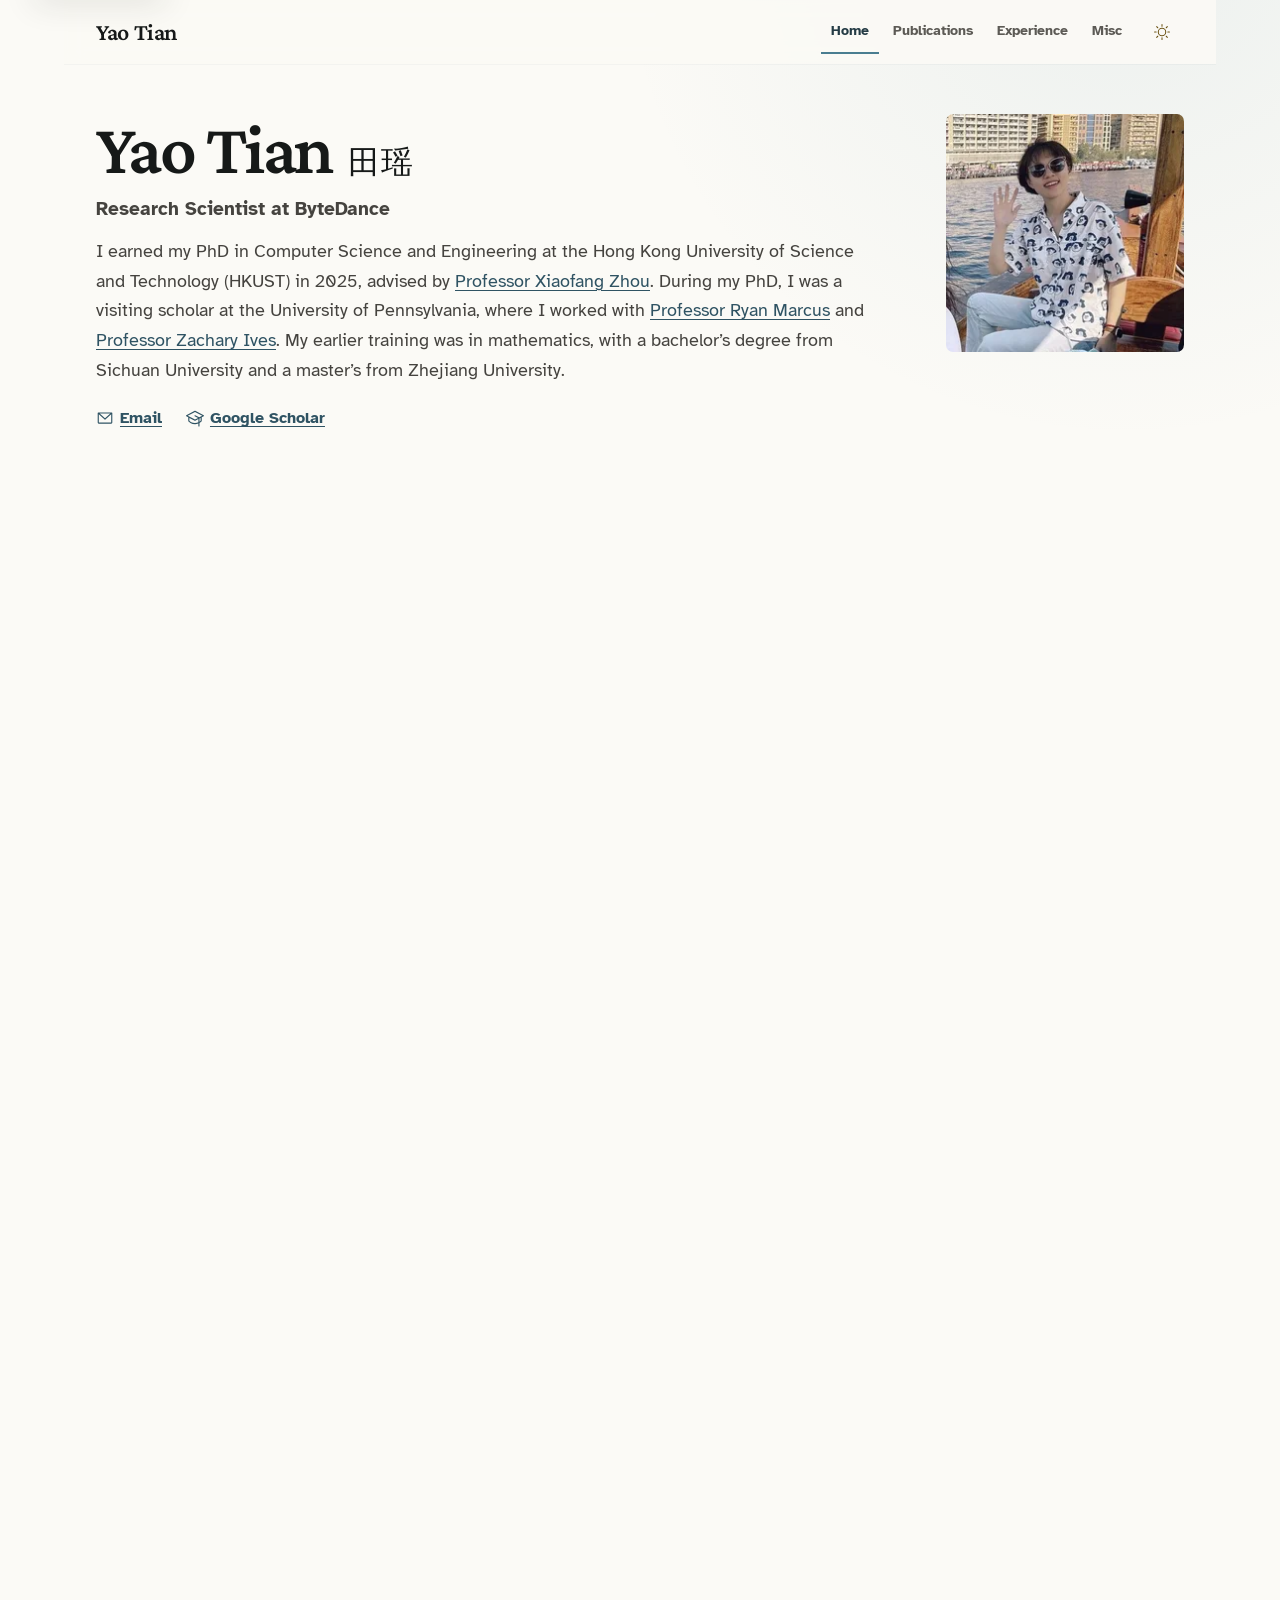
<file: index.html>
<!DOCTYPE html><html lang="en"><head><meta charset="utf-8"><meta name="viewport" content="width=device-width, initial-scale=1, viewport-fit=cover"><meta name="generator" content="Astro v7.3.1"><link rel="sitemap" href="https://www.ustyaotian.com/sitemap-index.xml"><title>Yao Tian | Research Scientist at ByteDance</title><link rel="canonical" href="https://www.ustyaotian.com/"><meta name="description" content="Research Scientist at ByteDance"><meta name="robots" content="index, follow, max-snippet:-1, max-image-preview:large, max-video-preview:-1"><meta property="og:title" content="Yao Tian | Research Scientist at ByteDance"><meta property="og:type" content="website"><meta property="og:image" content="https://www.ustyaotian.com/_astro/yao-tian-profile.BlOzHaRx.jpg"><meta property="og:url" content="https://www.ustyaotian.com/"><meta property="og:description" content="Research Scientist at ByteDance"><meta property="og:locale" content="en_US"><meta property="og:site_name" content="Yao Tian 田瑶"><meta property="og:image:url" content="https://www.ustyaotian.com/_astro/yao-tian-profile.BlOzHaRx.jpg"><meta property="og:image:secure_url" content="https://www.ustyaotian.com/_astro/yao-tian-profile.BlOzHaRx.jpg"><meta property="og:image:width" content="512"><meta property="og:image:height" content="512"><meta property="og:image:alt" content="Yao Tian on a boat by the waterfront"><meta name="twitter:card" content="summary"><meta name="twitter:title" content="Yao Tian | Research Scientist at ByteDance"><meta name="twitter:image" content="https://www.ustyaotian.com/_astro/yao-tian-profile.BlOzHaRx.jpg"><meta name="twitter:image:alt" content="Yao Tian on a boat by the waterfront"><meta name="twitter:description" content="Research Scientist at ByteDance"><link rel="icon" type="image/svg+xml" href="favicon.svg"><meta name="author" content="Yao Tian"><script type="application/ld+json">{"@context":"https://schema.org","@graph":[{"@type":"Person","@id":"https://www.ustyaotian.com/#person","name":"Yao Tian","url":"https://www.ustyaotian.com/","image":{"@type":"ImageObject","url":"https://www.ustyaotian.com/"}},{"@type":"WebSite","@id":"https://www.ustyaotian.com/#website","url":"https://www.ustyaotian.com/","name":"Yao Tian 田瑶","description":"Yao Tian 田瑶","inLanguage":"en","author":{"@id":"https://www.ustyaotian.com/#person"}},{"@type":"ImageObject","@id":"https://www.ustyaotian.com/#primaryimage","url":"https://www.ustyaotian.com/_astro/yao-tian-profile.BlOzHaRx.jpg","width":512,"height":512},{"@type":"ProfilePage","@id":"https://www.ustyaotian.com/#webpage","url":"https://www.ustyaotian.com/","name":"Yao Tian | Research Scientist at ByteDance","description":"Research Scientist at ByteDance","inLanguage":"en","isPartOf":{"@id":"https://www.ustyaotian.com/#website"},"primaryImageOfPage":{"@id":"https://www.ustyaotian.com/#primaryimage"},"author":{"@id":"https://www.ustyaotian.com/#person"},"mainEntity":{"@id":"https://www.ustyaotian.com/#person"}}]}</script><script>
      // Use standard full-page navigation across local and hosted previews.
      document.addEventListener("DOMContentLoaded", () => {
        document.dispatchEvent(new Event("astro:page-load"));
      }, { once: true });
    </script><!-- Apply the stored/system theme before the page paints. --><script>
      (() => {
        const storageKey = "site-theme";
        let storedTheme = null;

        try {
          storedTheme = localStorage.getItem(storageKey);
        } catch {
          // Storage can be unavailable in privacy-restricted contexts.
        }

        const prefersDark =
          window.matchMedia?.("(prefers-color-scheme: dark)").matches ?? false;
        const isDark =
          storedTheme === "dark" || (storedTheme !== "light" && prefersDark);

        document.documentElement.classList.toggle("dark", isDark);
        document.documentElement.dataset.theme = isDark ? "dark" : "light";

        document.addEventListener("astro:before-swap", (event) => {
          const currentTheme = document.documentElement.classList.contains("dark")
            ? "dark"
            : "light";

          event.newDocument.documentElement.classList.toggle(
            "dark",
            currentTheme === "dark",
          );
          event.newDocument.documentElement.dataset.theme = currentTheme;
        });
      })();
    </script><link rel="stylesheet" href="_astro/_astro_assets.BHsrmB4F.css"><link rel="stylesheet" href="_astro/honors.DX67BS2h.css"><link rel="stylesheet" href="_astro/index.C2SclhTM.css"><link rel="stylesheet" href="_astro/Layout.cwnYPO0N.css"><script type="module">"use strict";(()=>{var v={},d=new Set,c=new WeakSet,l=!0,m="hover",f=!1;function g(e){f||(f=!0,l??=e?.prefetchAll??!1,m??=e?.defaultStrategy??"hover",p(),w(),E(),y())}function p(){for(let e of["touchstart","mousedown"])document.addEventListener(e,t=>{let n=t.target.closest("a");i(n,"tap")&&s(n.href,{ignoreSlowConnection:!0})},{passive:!0})}function w(){let e;document.body.addEventListener("focusin",o=>{let r=o.target.closest("a");i(r,"hover")&&t(r.href)},{passive:!0}),document.body.addEventListener("focusout",n,{passive:!0}),u(()=>{for(let o of document.getElementsByTagName("a"))c.has(o)||i(o,"hover")&&(c.add(o),o.addEventListener("mouseenter",r=>t(r.currentTarget.href),{passive:!0}),o.addEventListener("mouseleave",n,{passive:!0}))});function t(o){e&&clearTimeout(e),e=setTimeout(()=>{s(o)},80)}function n(){e&&=(clearTimeout(e),0)}}function E(){let e;u(()=>{for(let t of document.getElementsByTagName("a"))c.has(t)||i(t,"viewport")&&(c.add(t),e??=b(),e.observe(t))})}function b(){let e=new WeakMap;return new IntersectionObserver((t,n)=>{for(let o of t){let r=o.target,a=e.get(r);o.isIntersecting?(a&&clearTimeout(a),e.set(r,setTimeout(()=>{n.unobserve(r),e.delete(r),s(r.href)},300))):a&&(clearTimeout(a),e.delete(r))}})}function y(){u(()=>{for(let e of document.getElementsByTagName("a"))i(e,"load")&&s(e.href)})}function s(e,t){e=e.replace(/#.*/,"");let n=t?.ignoreSlowConnection??!1;if(T(e,n))if(d.add(e),document.createElement("link").relList?.supports?.("prefetch")){let o=document.createElement("link");o.rel="prefetch",o.setAttribute("href",e),document.head.append(o)}else{let o=new Headers;for(let[r,a]of Object.entries(v))o.set(r,a);fetch(e,{priority:"low",headers:o}).catch(()=>{})}}function T(e,t){if(!navigator.onLine||!t&&h())return!1;try{let n=new URL(e,location.href);return location.origin===n.origin&&(location.pathname!==n.pathname||location.search!==n.search)&&!d.has(e)}catch{}return!1}function i(e,t){if(e?.tagName!=="A")return!1;let n=e.dataset.astroPrefetch;return n==="false"?!1:t==="tap"&&(n!=null||l)&&h()?!0:n==null&&l||n===""?t===m:n===t}function h(){if("connection"in navigator){let e=navigator.connection;return e.saveData||/2g/.test(e.effectiveType)}return!1}function u(e){e();let t=!1;document.addEventListener("astro:page-load",()=>{if(!t){t=!0;return}e()}),new MutationObserver(n=>{for(let o of n)for(let r of o.addedNodes)if(r instanceof Element&&(r.tagName==="A"||r.querySelector?.("a"))){e();return}}).observe(document.body,{childList:!0,subtree:!0})}g();})();
</script></head><body class="min-h-[100dvh] bg-paper-50 text-ink-900 font-sans transition-colors duration-200 dark:bg-ink-950 dark:text-paper-100"><a href="#main-content" class="fixed left-4 top-0 z-[100] inline-flex min-h-11 -translate-y-full items-center rounded-lg bg-accent-800 px-4 py-2 text-sm font-bold text-white no-underline shadow-lg transition-transform focus:translate-y-3">Skip to main content</a><div class="mx-auto flex min-h-[100dvh] max-w-6xl flex-col px-4 sm:px-6 md:px-8"><header class="site-header liquid-glass-bar sticky top-0 z-40 -mx-4 mb-5 border-b px-4 sm:-mx-6 sm:px-6 md:-mx-8 md:px-8"><div class="relative flex min-h-16 items-center justify-between gap-4 py-1.5"><a data-site-title class="group inline-flex min-h-11 min-w-0 items-center rounded-md text-ink-950 no-underline dark:text-paper-50" href="index.html"><span class="truncate font-heading text-2xl font-semibold tracking-[-0.015em]">Yao Tian</span></a><!-- Desktop navigation and actions --><div class="desktop-nav-shell hidden lg:flex"><nav aria-label="Primary navigation"><ul class="m-0 flex list-none items-center gap-1 p-0"><li><a class="desktop-nav-link inline-flex min-h-11 items-center px-2.5 text-sm font-bold no-underline transition-colors duration-150 text-accent-900 dark:text-accent-100" href="index.html" aria-current="page">Home</a></li><li><a class="desktop-nav-link inline-flex min-h-11 items-center px-2.5 text-sm font-bold no-underline transition-colors duration-150 text-ink-600 hover:text-ink-950 dark:text-paper-400 dark:hover:text-paper-100" href="publications/index.html">Publications</a></li><li><a class="desktop-nav-link inline-flex min-h-11 items-center px-2.5 text-sm font-bold no-underline transition-colors duration-150 text-ink-600 hover:text-ink-950 dark:text-paper-400 dark:hover:text-paper-100" href="cv/index.html">Experience</a></li><li><a class="desktop-nav-link inline-flex min-h-11 items-center px-2.5 text-sm font-bold no-underline transition-colors duration-150 text-ink-600 hover:text-ink-950 dark:text-paper-400 dark:hover:text-paper-100" href="misc/index.html">Misc</a></li></ul></nav><button type="button" data-theme-toggle class="glass-control theme-switch-button inline-flex shrink-0 cursor-pointer items-center justify-center text-ink-600 dark:text-paper-300" aria-label="Switch to dark mode" title="Switch to dark mode"><span class="theme-switch-visual" aria-hidden="true"><span class="theme-switch-thumb"></span><span class="theme-switch-icon theme-switch-icon-sun i-ph-sun"></span><span class="theme-switch-icon theme-switch-icon-moon i-ph-moon"></span></span></button></div><!-- Mobile menu button --><button type="button" id="mobile-menu-toggle" class="icon-button z-50 lg:hidden" aria-label="Open navigation menu" aria-controls="mobile-menu" aria-expanded="false"><span class="sr-only">Toggle menu</span><span id="icon-menu" class="i-ph-list-bold text-xl transition-transform duration-200" aria-hidden="true"></span><span id="icon-close" class="i-ph-x-bold hidden text-xl transition-transform duration-200" aria-hidden="true"></span></button><!-- Mobile dropdown menu --><div id="mobile-menu" hidden class="glass-popover invisible absolute inset-x-0 top-full z-40 mt-2 max-h-[calc(100dvh-5rem)] w-auto max-w-none origin-top scale-95 overflow-y-auto overscroll-contain rounded-xl p-2 opacity-0 transition-[opacity,transform,visibility] duration-200 sm:left-auto sm:w-64 sm:max-w-[calc(100vw-2rem)] sm:origin-top-right lg:hidden"><nav aria-label="Mobile navigation"><ul class="m-0 flex list-none flex-col gap-1 p-0"><li><a class="glass-nav-link flex min-h-11 items-center rounded-[0.625rem] border border-transparent px-3 text-sm font-bold no-underline transition-colors glass-active text-accent-900 dark:text-accent-100" href="index.html" aria-current="page">Home</a></li><li><a class="glass-nav-link flex min-h-11 items-center rounded-[0.625rem] border border-transparent px-3 text-sm font-bold no-underline transition-colors text-ink-700 hover:bg-accent-50/75 hover:text-ink-950 dark:text-paper-300 dark:hover:bg-accent-900/35 dark:hover:text-paper-50" href="publications/index.html">Publications</a></li><li><a class="glass-nav-link flex min-h-11 items-center rounded-[0.625rem] border border-transparent px-3 text-sm font-bold no-underline transition-colors text-ink-700 hover:bg-accent-50/75 hover:text-ink-950 dark:text-paper-300 dark:hover:bg-accent-900/35 dark:hover:text-paper-50" href="cv/index.html">Experience</a></li><li><a class="glass-nav-link flex min-h-11 items-center rounded-[0.625rem] border border-transparent px-3 text-sm font-bold no-underline transition-colors text-ink-700 hover:bg-accent-50/75 hover:text-ink-950 dark:text-paper-300 dark:hover:bg-accent-900/35 dark:hover:text-paper-50" href="misc/index.html">Misc</a></li></ul></nav><div class="mt-2 border-t border-paper-300 pt-2 dark:border-ink-700"><button type="button" data-theme-toggle class="glass-control theme-menu-button flex min-h-11 w-full cursor-pointer items-center gap-2 text-left text-sm font-bold text-ink-700 transition-colors dark:text-paper-300" aria-label="Switch to dark mode" title="Switch to dark mode"><span data-theme-label class="whitespace-nowrap">Dark mode</span><span class="theme-switch-visual" aria-hidden="true"><span class="theme-switch-thumb"></span><span class="theme-switch-icon theme-switch-icon-sun i-ph-sun"></span><span class="theme-switch-icon theme-switch-icon-moon i-ph-moon"></span></span></button></div></div></div></header><main id="main-content" tabindex="-1" class="flex-1 space-y-6 sm:space-y-7"><div class="home-page" data-astro-cid-lcdefpme><section class="intro" aria-labelledby="name" data-astro-cid-lcdefpme><div class="name font-heading font-semibold text-ink-950 dark:text-paper-50" data-astro-cid-lcdefpme><h1 id="name" data-astro-cid-lcdefpme>Yao Tian</h1> <span lang="zh-Hans" class="chinese-name" data-nosnippet data-astro-cid-lcdefpme>田瑶</span></div><p class="position font-semibold text-ink-700 dark:text-paper-200" data-astro-cid-lcdefpme>Research Scientist at ByteDance</p><img src="_astro/yao-tian-profile.BlOzHaRx_RGnts.webp" srcset="_astro/yao-tian-profile.BlOzHaRx_EJ965.webp 128w, _astro/yao-tian-profile.BlOzHaRx_1YlKBq.webp 240w, _astro/yao-tian-profile.BlOzHaRx_ZgsGpo.webp 384w, _astro/yao-tian-profile.BlOzHaRx_RGnts.webp 512w" alt="Yao Tian on a boat by the waterfront" sizes="(min-width: 760px) 238px, (min-width: 400px) 108px, 84px" loading="eager" fetchpriority="high" data-astro-cid-lcdefpme="true" decoding="async" width="512" height="512" class="portrait"><div class="introduction" data-astro-cid-lcdefpme><p class="text-ink-700 dark:text-paper-300" data-astro-cid-lcdefpme>I earned my PhD in Computer Science and Engineering at the Hong Kong University of Science and Technology (HKUST) in 2025, advised by <a href="https://sites.google.com/view/xiaofang-zhou" class="text-accent-700 dark:text-accent-300" data-astro-cid-anicp2yr>Professor Xiaofang Zhou</a>. During my PhD, I was a visiting scholar at the University of Pennsylvania, where I worked with <a href="https://rmarcus.info/blog/" class="text-accent-700 dark:text-accent-300" data-astro-cid-anicp2yr>Professor Ryan Marcus</a> and <a href="https://www.cis.upenn.edu/~zives/" class="text-accent-700 dark:text-accent-300" data-astro-cid-anicp2yr>Professor Zachary Ives</a>. My earlier training was in mathematics, with a bachelor’s degree from Sichuan University and a master’s from Zhejiang University.</p><div class="contact flex flex-wrap items-center gap-x-6" data-astro-cid-lcdefpme><a href="mailto:yao.tian@bytedance.com" class="contact-link text-accent-700 dark:text-accent-300" data-astro-cid-lcdefpme><span class="i-ph-envelope-simple" aria-hidden="true" data-astro-cid-lcdefpme></span>Email</a><a href="https://scholar.google.com/citations?user=LUUuz4sAAAAJ" class="contact-link text-accent-700 dark:text-accent-300" data-astro-cid-lcdefpme><span class="i-ph-graduation-cap" aria-hidden="true" data-astro-cid-lcdefpme></span>Google Scholar</a></div></div></section><div id="research-interests" class="mt-9 sm:mt-11" data-astro-cid-lcdefpme><div class="page-stack"><div class="space-y-12 sm:space-y-14"><!-- Profile / Academic Snapshot Section --><section id="profile" class="content-section scroll-mt-24 space-y-4"><header class="border-b border-paper-300/90 pb-3 dark:border-ink-700"><h2 id="research-areas" class="section-heading">Research Interests</h2></header><dl class="grid grid-cols-1 gap-4 sm:grid-cols-2"><div class="surface-card flex flex-col p-5 sm:p-6"><dt class="font-heading text-xl sm:text-2xl font-semibold text-ink-950 dark:text-paper-50 leading-tight">Large-Scale Vector Search</dt><dd class="mx-0 mt-2 flex flex-1 flex-col gap-3"><p class="text-base text-ink-800 dark:text-paper-200 leading-relaxed">How can we balance latency, accuracy, and memory use when searching high-dimensional embeddings at trillion scale?</p><p class="text-base text-ink-600 dark:text-paper-300 leading-snug">Vector quantization · Locality-sensitive hashing · Proximity graph · Multi-vector retrieval · Hybrid search</p><div class="selected-works mt-auto flex flex-wrap items-baseline gap-x-3 gap-y-1 text-sm leading-relaxed"><span class="text-ink-600 dark:text-paper-300">Selected work</span><ul class="m-0 flex list-none flex-wrap gap-x-2 p-0"><li class="inline-flex items-baseline gap-2"><a href="publications/index.html#tian2026ubase" title="UBASE: An AI Search Engine for Trillion-Scale Vector Data Management" class="font-medium text-accent-700 underline underline-offset-3 hover:decoration-2 dark:text-accent-300">UBASE</a></li><li class="inline-flex items-baseline gap-2"><span aria-hidden="true" class="text-ink-500 dark:text-paper-400">·</span><a href="publications/index.html#tian2022dblsh" title="DB-LSH: Locality-Sensitive Hashing with Query-based Dynamic Bucketing" class="font-medium text-accent-700 underline underline-offset-3 hover:decoration-2 dark:text-accent-300">DB-LSH</a></li><li class="inline-flex items-baseline gap-2"><span aria-hidden="true" class="text-ink-500 dark:text-paper-400">·</span><a href="publications/index.html#tian2026gem" title="GEM: A Native Graph-based Index for Multi-Vector Retrieval" class="font-medium text-accent-700 underline underline-offset-3 hover:decoration-2 dark:text-accent-300">GEM</a></li><li class="inline-flex items-baseline gap-2"><span aria-hidden="true" class="text-ink-500 dark:text-paper-400">·</span><a href="publications/index.html#zhao2023annindex" title="Towards Efficient Index Construction and Approximate Nearest Neighbor Search in High-Dimensional Spaces" class="font-medium text-accent-700 underline underline-offset-3 hover:decoration-2 dark:text-accent-300">LSH-APG</a></li></ul></div></dd></div><div class="surface-card flex flex-col p-5 sm:p-6"><dt class="font-heading text-xl sm:text-2xl font-semibold text-ink-950 dark:text-paper-50 leading-tight">Learned Query Optimization</dt><dd class="mx-0 mt-2 flex flex-1 flex-col gap-3"><p class="text-base text-ink-800 dark:text-paper-200 leading-relaxed">How can a database learn from past queries to choose better execution plans for new ones?</p><p class="text-base text-ink-600 dark:text-paper-300 leading-snug">Automatic database tuning · Learned query optimization · Adaptive query execution · Learned index</p><div class="selected-works mt-auto flex flex-wrap items-baseline gap-x-3 gap-y-1 text-sm leading-relaxed"><span class="text-ink-600 dark:text-paper-300">Selected work</span><ul class="m-0 flex list-none flex-wrap gap-x-2 p-0"><li class="inline-flex items-baseline gap-2"><a href="publications/index.html#tian2022learnedindex" title="A Learned Index for Exact Similarity Search in Metric Spaces" class="font-medium text-accent-700 underline underline-offset-3 hover:decoration-2 dark:text-accent-300">LIMS</a></li><li class="inline-flex items-baseline gap-2"><span aria-hidden="true" class="text-ink-500 dark:text-paper-400">·</span><a href="publications/index.html#tian2024learnedcuckoofilter" title="A Learned Cuckoo Filter for Approximate Membership Queries over Variable-sized Sliding Windows on Data Streams" class="font-medium text-accent-700 underline underline-offset-3 hover:decoration-2 dark:text-accent-300">LCF</a></li><li class="inline-flex items-baseline gap-2"><span aria-hidden="true" class="text-ink-500 dark:text-paper-400">·</span><a href="publications/index.html#yi2025lowrank" title="Low Rank Learning for Offline Query Optimization" class="font-medium text-accent-700 underline underline-offset-3 hover:decoration-2 dark:text-accent-300">LimeQO</a></li></ul></div></dd></div><div class="surface-card flex flex-col p-5 sm:p-6"><dt class="font-heading text-xl sm:text-2xl font-semibold text-ink-950 dark:text-paper-50 leading-tight">Retrieval-Augmented Generation</dt><dd class="mx-0 mt-2 flex flex-1 flex-col gap-3"><p class="text-base text-ink-800 dark:text-paper-200 leading-relaxed">How can agents organize past experience and retrieve the context they need for future decisions?</p><p class="text-base text-ink-600 dark:text-paper-300 leading-snug">Long-term multimodal agent memory · Group memory · Analytic memory · Agentic search</p><div class="selected-works mt-auto flex flex-wrap items-baseline gap-x-3 gap-y-1 text-sm leading-relaxed"><span class="text-ink-600 dark:text-paper-300">Selected work</span><ul class="m-0 flex list-none flex-wrap gap-x-2 p-0"><li class="inline-flex items-baseline gap-2"><a href="publications/index.html#tian2026beyondretrieval" title="Beyond Retrieval: Analytic Memory for Multimodal Agents" class="font-medium text-accent-700 underline underline-offset-3 hover:decoration-2 dark:text-accent-300">AdaMM</a></li><li class="inline-flex items-baseline gap-2"><span aria-hidden="true" class="text-ink-500 dark:text-paper-400">·</span><a href="publications/index.html#tian2026igmem" title="IGMem: Interaction-Grounded Memory for Multimodal Multi-Party Conversations" class="font-medium text-accent-700 underline underline-offset-3 hover:decoration-2 dark:text-accent-300">IGMem</a></li><li class="inline-flex items-baseline gap-2"><span aria-hidden="true" class="text-ink-500 dark:text-paper-400">·</span><a href="publications/index.html#huang2026gator" title="GATOR: Granularity-Aware Token-Optimized Routing for Efficient Multimodal Retrieval" class="font-medium text-accent-700 underline underline-offset-3 hover:decoration-2 dark:text-accent-300">GATOR</a></li><li class="inline-flex items-baseline gap-2"><span aria-hidden="true" class="text-ink-500 dark:text-paper-400">·</span><a href="publications/index.html#xie2026docnavrag" title="DocNavRAG: Document-Structured Graph RAG with Stateful Evidence Construction for Complex Document Question Answering" class="font-medium text-accent-700 underline underline-offset-3 hover:decoration-2 dark:text-accent-300">DocNavRAG</a></li></ul></div></dd></div><div class="surface-card flex flex-col p-5 sm:p-6"><dt class="font-heading text-xl sm:text-2xl font-semibold text-ink-950 dark:text-paper-50 leading-tight">LLM-Powered Data Systems</dt><dd class="mx-0 mt-2 flex flex-1 flex-col gap-3"><p class="text-base text-ink-800 dark:text-paper-200 leading-relaxed">How can AI uncover the know-how in data and use what it learns to improve itself?</p><p class="text-base text-ink-600 dark:text-paper-300 leading-snug">Data intelligence · Knowledge consolidation · Agent harnesses · Agent self-evolution · Recursive self-improvement</p><div class="selected-works mt-auto flex flex-wrap items-baseline gap-x-3 gap-y-1 text-sm leading-relaxed"><span class="text-ink-600 dark:text-paper-300">Selected work</span><ul class="m-0 flex list-none flex-wrap gap-x-2 p-0"><li class="inline-flex items-baseline gap-2"><a href="publications/index.html#yang2026rwttt" title="RW-TTT: Batched Serving for Request-Owned Test-Time Training State" class="font-medium text-accent-700 underline underline-offset-3 hover:decoration-2 dark:text-accent-300">RW-TTT</a></li><li class="inline-flex items-baseline gap-2"><span aria-hidden="true" class="text-ink-500 dark:text-paper-400">·</span><a href="publications/index.html#khan2025llmvectordata" title="LLM + Vector Data: Coupling of Large Language Models with Vector Data Management for Enhancing Data Science" class="font-medium text-accent-700 underline underline-offset-3 hover:decoration-2 dark:text-accent-300">LLM + Vector Data</a></li><li class="inline-flex items-baseline gap-2"><span aria-hidden="true" class="text-ink-500 dark:text-paper-400">·</span><span class="text-ink-700 dark:text-paper-200">AutoIA</span></li></ul></div></dd></div></dl></section><section id="news" aria-labelledby="news-heading" data-astro-cid-vm6j4uit><h2 id="news-heading" class="section-heading" data-astro-cid-vm6j4uit>News</h2><ol role="list" class="timeline" data-astro-cid-rqg5okp4><li data-astro-cid-rqg5okp4><time datetime="2026-11" class="text-ink-600 dark:text-paper-400" data-astro-cid-rqg5okp4>Nov 2026</time><p class="event text-ink-700 dark:text-paper-300" data-astro-cid-rqg5okp4>Our paper on <a href="https://doi.org/10.1145/3828523.3857093" class="text-accent-700 dark:text-accent-300" data-astro-cid-rqg5okp4>UBASE</a>, an AI search engine for trillion-scale vector data management at ByteDance, will be presented at ATC 2026.</p></li><li data-astro-cid-rqg5okp4><time datetime="2026-11" class="text-ink-600 dark:text-paper-400" data-astro-cid-rqg5okp4>Nov 2026</time><p class="event text-ink-700 dark:text-paper-300" data-astro-cid-rqg5okp4>I serve as an Industry Track Chair for <a href="https://adma2026.github.io/organisation_committee.html" class="text-accent-700 dark:text-accent-300" data-astro-cid-rqg5okp4>ADMA 2026</a> in Hong Kong.</p></li><li data-astro-cid-rqg5okp4><time datetime="2026-10" class="text-ink-600 dark:text-paper-400" data-astro-cid-rqg5okp4>Oct 2026</time><p class="event text-ink-700 dark:text-paper-300" data-astro-cid-rqg5okp4>Our paper on <a href="https://aclanthology.org/2026.emnlp-main.232/" class="text-accent-700 dark:text-accent-300" data-astro-cid-rqg5okp4>RW-TTT</a>, which batches LLM requests while keeping their test-time training updates separate, will be presented at EMNLP 2026.</p></li><li data-astro-cid-rqg5okp4><time datetime="2026-08" class="text-ink-600 dark:text-paper-400" data-astro-cid-rqg5okp4>Aug 2026</time><p class="event text-ink-700 dark:text-paper-300" data-astro-cid-rqg5okp4>Our new preprint introduces <a href="https://arxiv.org/abs/2608.01565" class="text-accent-700 dark:text-accent-300" data-astro-cid-rqg5okp4>DocNavRAG</a>, which helps agents follow a document’s structure to gather evidence for complex questions.</p></li><li data-astro-cid-rqg5okp4><time datetime="2026-07" class="text-ink-600 dark:text-paper-400" data-astro-cid-rqg5okp4>Jul 2026</time><p class="event text-ink-700 dark:text-paper-300" data-astro-cid-rqg5okp4>Our preprint on <a href="https://arxiv.org/abs/2607.29440" class="text-accent-700 dark:text-accent-300" data-astro-cid-rqg5okp4>AdaMM</a> is now on arXiv. It shows how multimodal agents can retrieve, aggregate, and compare observations across interactions.</p></li></ol><details class="older-news" data-astro-cid-vm6j4uit><summary class="text-accent-700 dark:text-accent-300" data-astro-cid-vm6j4uit><span class="show-label" data-astro-cid-vm6j4uit>Show older news</span><span class="hide-label" data-astro-cid-vm6j4uit>Hide older news</span></summary><ol role="list" class="timeline" start="6" data-astro-cid-rqg5okp4><li data-astro-cid-rqg5okp4><time datetime="2026-06" class="text-ink-600 dark:text-paper-400" data-astro-cid-rqg5okp4>Jun 2026</time><p class="event text-ink-700 dark:text-paper-300" data-astro-cid-rqg5okp4>Our paper on <a href="https://doi.org/10.1145/3802065" class="text-accent-700 dark:text-accent-300" data-astro-cid-rqg5okp4>GEM</a>, a graph index that links similar sets of vectors for multi-vector search, will be presented at SIGMOD 2026.</p></li><li data-astro-cid-rqg5okp4><time datetime="2025-09" class="text-ink-600 dark:text-paper-400" data-astro-cid-rqg5okp4>Sep 2025</time><p class="event text-ink-700 dark:text-paper-300" data-astro-cid-rqg5okp4>I joined ByteDance as a Research Scientist in Shenzhen.</p></li></ol></details></section><section id="selected-publications" aria-labelledby="selected-publications-heading" class="scroll-mt-24 space-y-4" data-astro-cid-lcdefpme><h2 id="selected-publications-heading" class="section-heading" data-astro-cid-lcdefpme>Selected Publications</h2><ul class="featured-list" data-astro-cid-lcdefpme><li class="featured-paper" data-astro-cid-lcdefpme><h3 class="featured-title font-heading text-ink-900 dark:text-paper-100" data-astro-cid-lcdefpme><span class="featured-venue font-sans bg-accent-50 text-accent-800 dark:bg-accent-950 dark:text-accent-300" data-astro-cid-lcdefpme>ATC 2026</span> <a href="https://doi.org/10.1145/3828523.3857093" data-astro-cid-lcdefpme><strong class="text-accent-700 dark:text-accent-300" data-astro-cid-lcdefpme>UBASE</strong>: An AI Search Engine for Trillion-Scale Vector Data Management at ByteDance</a></h3><div class="featured-summary text-ink-700 dark:text-paper-300" data-astro-cid-lcdefpme><figure class="featured-figure" data-astro-cid-lcdefpme><a class="figure-zoom rounded-md border border-paper-300 bg-white dark:border-ink-600" href="_astro/tian2026ubase.aKeyWmlz.png" aria-label="Open the full-size UBASE figure" aria-description="UBASE system architecture showing the control plane, coordinate service, hybrid query engine, adaptive storage engine, and machine learning services. Figure 5, “System architecture of UBASE,” reproduced in full from Yao Tian, Yuncheng Lu, Liyao Xiong, Yuming Xu, Hao Zhang, Weichen Zhao, Xi Zhao, Bo Kuang, Dongyu Wang, Jiehui Li, Yakun Li, and Lei Zhang, SIGOPS ATC 2026. © 2026 the authors. CC BY-NC-ND 4.0. https://creativecommons.org/licenses/by-nc-nd/4.0/" data-astro-cid-lcdefpme><img src="_astro/tian2026ubase.aKeyWmlz_29ROf.webp" srcset="_astro/tian2026ubase.aKeyWmlz_Z21VPsi.webp 360w, _astro/tian2026ubase.aKeyWmlz_1fERj3.webp 720w, _astro/tian2026ubase.aKeyWmlz_29ROf.webp 1530w" alt="UBASE system architecture showing the control plane, coordinate service, hybrid query engine, adaptive storage engine, and machine learning services." loading="lazy" sizes="auto, (min-width: 640px) min(29vw, 276px), min(100vw, 384px)" data-astro-cid-lcdefpme="true" decoding="async" width="1530" height="1140"></a></figure><p data-astro-cid-lcdefpme>A single search workload at ByteDance can add billions of vectors a day. How do you keep a <strong class="font-bold" data-astro-cid-anicp2yr>trillion-vector collection</strong> searchable while it grows?</p><p data-astro-cid-lcdefpme><strong class="font-bold" data-astro-cid-anicp2yr>SymRaBitQ</strong>, a symmetric quantization scheme with theoretical guarantees, lets UBASE build and merge graph indexes directly on quantized vectors. During search, <strong class="font-bold" data-astro-cid-anicp2yr>VeloCache</strong> keeps frequently visited records in memory to cut SSD reads. Applications can search those vectors through the same OpenSearch interface they use for text.</p><p data-astro-cid-lcdefpme>UBASE powers retrieval for Doubao Work and manages <strong class="font-bold" data-astro-cid-anicp2yr>over 300 PB</strong> of indexed data across <strong class="font-bold" data-astro-cid-anicp2yr>7,000+ clusters</strong>. In benchmarks, it cut peak indexing memory by <strong class="font-bold" data-astro-cid-anicp2yr>80%</strong>, served <strong class="font-bold" data-astro-cid-anicp2yr>nearly 10×</strong> as many queries per second, and reduced serving cost per unit of throughput by <strong class="font-bold" data-astro-cid-anicp2yr>up to 99.4%</strong>.</p></div></li><li class="featured-paper" data-astro-cid-lcdefpme><h3 class="featured-title font-heading text-ink-900 dark:text-paper-100" data-astro-cid-lcdefpme><span class="featured-venue font-sans bg-accent-50 text-accent-800 dark:bg-accent-950 dark:text-accent-300" data-astro-cid-lcdefpme>SIGMOD 2026</span> <a href="https://doi.org/10.1145/3802065" data-astro-cid-lcdefpme><strong class="text-accent-700 dark:text-accent-300" data-astro-cid-lcdefpme>GEM</strong>: A Native Graph-based Index for Multi-Vector Retrieval</a></h3><div class="featured-summary text-ink-700 dark:text-paper-300" data-astro-cid-lcdefpme><figure class="featured-figure" data-astro-cid-lcdefpme><a class="figure-zoom rounded-md border border-paper-300 bg-white dark:border-ink-600" href="_astro/tian2026gem.CVos4Thm.png" aria-label="Open the full-size GEM figure" aria-description="Three panels show how GEM builds a proximity graph within each cluster, connects clusters through shared nodes, and forms the global graph before adding shortcuts. Figure 5, “Overview of Global Graph Construction,” Yao Tian, Zhoujin Tian, Xi Zhao, Ruiyuan Zhang, and Xiaofang Zhou, SIGMOD 2026. © 2026 the authors. CC BY 4.0. https://creativecommons.org/licenses/by/4.0/" data-astro-cid-lcdefpme><img src="_astro/tian2026gem.CVos4Thm_ZP5ios.webp" srcset="_astro/tian2026gem.CVos4Thm_ZeyVdF.webp 360w, _astro/tian2026gem.CVos4Thm_Z1hKKQt.webp 720w, _astro/tian2026gem.CVos4Thm_ZP5ios.webp 2397w" alt="Three panels show how GEM builds a proximity graph within each cluster, connects clusters through shared nodes, and forms the global graph before adding shortcuts." loading="lazy" sizes="auto, (min-width: 640px) min(29vw, 276px), min(100vw, 384px)" data-astro-cid-lcdefpme="true" decoding="async" width="2397" height="736"></a></figure><p data-astro-cid-lcdefpme>A passage can be a good match because different words answer different parts of a query. Multi-vector retrieval captures those matches, but comparing a query with every passage is expensive.</p><p data-astro-cid-lcdefpme>GEM builds a graph where each node represents a whole set of vectors. Search starts in several promising regions and skips paths unlikely to lead to a better match. On text and multimodal benchmarks, <strong class="font-bold" data-astro-cid-anicp2yr>GEM searches up to 16× faster than competing indexes at the same or better accuracy.</strong></p></div></li><li class="featured-paper" data-astro-cid-lcdefpme><h3 class="featured-title font-heading text-ink-900 dark:text-paper-100" data-astro-cid-lcdefpme><span class="featured-venue font-sans bg-accent-50 text-accent-800 dark:bg-accent-950 dark:text-accent-300" data-astro-cid-lcdefpme>ICLR 2027</span> <a href="https://openreview.net/pdf?id=3lSas96zVV" data-astro-cid-lcdefpme><strong class="text-accent-700 dark:text-accent-300" data-astro-cid-lcdefpme>IGMem</strong>: Interaction-Grounded Memory for Multimodal Multi-Party Conversations</a></h3><div class="featured-summary text-ink-700 dark:text-paper-300" data-astro-cid-lcdefpme><figure class="featured-figure" data-astro-cid-lcdefpme><a class="figure-zoom rounded-md border border-paper-300 bg-white dark:border-ink-600" href="_astro/tian2026igmem.BvxASOlc.png" aria-label="Open the full-size IGMem figure" data-figure-dialog="figure-IGMem" aria-description="IGMem traces replies through a group conversation, connects them to text and visual details, and retrieves the resulting memories to answer a later question. Figure 2, “Overview of IGMem,” from the authors’ manuscript." data-astro-cid-lcdefpme><img src="_astro/tian2026igmem.BvxASOlc_Z1eVUFF.webp" srcset="_astro/tian2026igmem.BvxASOlc_7YlQL.webp 360w, _astro/tian2026igmem.BvxASOlc_Z1HAoi1.webp 720w, _astro/tian2026igmem.BvxASOlc_Z1eVUFF.webp 2407w" alt="IGMem traces replies through a group conversation, connects them to text and visual details, and retrieves the resulting memories to answer a later question." loading="lazy" sizes="auto, (min-width: 640px) min(29vw, 276px), min(100vw, 384px)" data-astro-cid-lcdefpme="true" decoding="async" width="2407" height="920"></a></figure><p data-astro-cid-lcdefpme><strong class="font-bold" data-astro-cid-anicp2yr>Group memory</strong> helps an agent recall what people agreed on and why. The reasoning behind a decision can span several speakers and turns, and two people looking at the same image may be referring to different details.</p><p data-astro-cid-lcdefpme>IGMem traces who replied to whom and links each reply to the words or visual details that prompted it, <strong class="font-bold" data-astro-cid-anicp2yr>improving the LLM-Judge score by up to 10.45 percentage points.</strong></p></div><dialog id="figure-IGMem" class="figure-viewer rounded-lg border border-paper-300 bg-white text-ink-900" aria-labelledby="figure-IGMem-title" data-astro-cid-vqtvy76o><header data-astro-cid-vqtvy76o><strong id="figure-IGMem-title" data-astro-cid-vqtvy76o>IGMem figure</strong><form method="dialog" data-astro-cid-vqtvy76o><button class="close-figure text-accent-700" type="submit" data-astro-cid-vqtvy76o>Close</button></form></header><div class="figure-scroll" tabindex="0" role="region" aria-label="Full-size IGMem figure" data-astro-cid-vqtvy76o><img alt="IGMem traces replies through a group conversation, connects them to text and visual details, and retrieves the resulting memories to answer a later question." width="2407" height="920" data-astro-cid-vqtvy76o></div><small class="scroll-hint" data-astro-cid-vqtvy76o>Scroll to explore the figure.</small></dialog><script type="module">"use strict";(()=>{for(let l of document.querySelectorAll("a[data-figure-dialog]")){let e=document.getElementById(l.dataset.figureDialog??"");if(!(e instanceof HTMLDialogElement)||typeof e.showModal!="function")continue;let o=e.querySelector(".figure-scroll"),r=e.querySelector("img");!o||!r||(l.setAttribute("aria-haspopup","dialog"),l.addEventListener("click",t=>{t.ctrlKey||t.metaKey||t.shiftKey||t.altKey||(t.preventDefault(),r.hasAttribute("src")||(r.src=l.href),e.showModal(),o.scrollTo(0,0),o.focus({preventScroll:!0}))}),e.addEventListener("click",t=>{t.target===e&&e.close()}))}})();
</script></li></ul><a class="inline-block text-sm font-medium text-accent-700 underline underline-offset-3 dark:text-accent-300" href="publications/index.html" data-astro-cid-lcdefpme>All publications <span aria-hidden="true" data-astro-cid-lcdefpme>→</span></a></section><section id="selected-awards" aria-labelledby="awards-heading" class="scroll-mt-24 space-y-4" data-astro-cid-lcdefpme><h2 id="awards-heading" class="section-heading" data-astro-cid-lcdefpme>Selected Honors &amp; Awards</h2><ul class="list-disc space-y-2 pl-5 text-base leading-relaxed text-ink-700 marker:text-accent-600 dark:text-paper-300 dark:marker:text-accent-300 sm:text-lg" data-astro-cid-lcdefpme><li data-astro-cid-lcdefpme>ByteDance Soaring Star Talent Program<span lang="zh-Hans" data-astro-cid-lcdefpme>（筋斗云人才计划）</span></li><li data-astro-cid-lcdefpme>National Scholarship<span lang="zh-Hans" data-astro-cid-lcdefpme>（国家奖学金， Top 1%）</span></li><li data-astro-cid-lcdefpme>First Prize, Chinese Mathematics Competition<span lang="zh-Hans" data-astro-cid-lcdefpme>（全国大学生数学竞赛专业组一等奖）</span></li></ul><a class="inline-block text-sm font-medium text-accent-700 underline underline-offset-3 dark:text-accent-300" href="cv/index.html#honors-awards" data-astro-cid-lcdefpme>All honors &amp; awards <span aria-hidden="true" data-astro-cid-lcdefpme>→</span></a></section><section id="connect-internships" aria-labelledby="connect-heading" class="scroll-mt-24 space-y-4" data-astro-cid-lcdefpme><h2 id="connect-heading" class="section-heading" data-astro-cid-lcdefpme>Connect &amp; Internships</h2><div class="space-y-2 text-base leading-relaxed text-ink-700 dark:text-paper-300 sm:text-lg" data-astro-cid-lcdefpme><p data-astro-cid-lcdefpme>I’m always happy to exchange ideas, discuss research, and explore collaborations on AI and data systems. Feel free to reach out!</p><p data-astro-cid-lcdefpme>If you’re interested in a research internship at ByteDance in Shenzhen, feel free to email me.</p></div></section><!-- Dual Track 1: Appointments (Experience) & Degrees (Education) --><!-- Dual Track 2: Academic Service & Honors / First Custom Section --><!-- Remaining Custom Sections (if any) --></div></div></div></div></main><footer class="site-footer mt-8 border-t border-paper-300 pt-6 text-sm text-ink-600 dark:border-ink-700 dark:text-paper-400 sm:mt-10"><div class="flex flex-col gap-4 sm:flex-row sm:items-center sm:justify-between"><p class="m-0 ml-auto text-right">&copy; 2026 Yao Tian. All rights reserved.</p></div></footer></div><!-- Mobile floating back-to-top action --><div class="mobile-safe-action fixed z-50 md:hidden"><button type="button" id="back-to-top" tabindex="-1" class="icon-button pointer-events-none translate-y-4 opacity-0 duration-300 data-[visible=true]:pointer-events-auto data-[visible=true]:translate-y-0 data-[visible=true]:opacity-100" aria-label="Back to top" title="Back to top"><span class="i-ph-arrow-up-bold text-lg" aria-hidden="true"></span></button></div><script type="module">"use strict";(()=>{var b="site-theme",c;function v(e){return e?"auto":"smooth"}function E(e,t){e.setAttribute("data-visible",String(t)),e.tabIndex=t?0:-1}function L(){try{let e=localStorage.getItem(b);return e==="dark"||e==="light"?e:null}catch{return null}}function g(){return document.documentElement.classList.contains("dark")?"dark":"light"}function p(e,t){let n=t==="dark"?"light":"dark",i=`Switch to ${n} mode`,o=`${n==="dark"?"Dark":"Light"} mode`;e.querySelectorAll("[data-theme-toggle]").forEach(a=>{a.setAttribute("aria-label",i),a.setAttribute("title",i),a.querySelectorAll("[data-theme-label]").forEach(l=>{l.textContent=o})})}function s(e,t=document){document.documentElement.classList.toggle("dark",e==="dark"),document.documentElement.dataset.theme=e,p(t,e)}function w(e,t){s(g(),e),e.querySelectorAll("[data-theme-toggle]").forEach(n=>{n.addEventListener("click",()=>{let i=g()==="dark"?"light":"dark";s(i,e);try{localStorage.setItem(b,i)}catch{}},{signal:t})})}function k(e,t){window.matchMedia&&window.matchMedia("(prefers-color-scheme: dark)").addEventListener("change",n=>{L()||s(n.matches?"dark":"light",e)},{signal:t})}function y(e){let t=document.getElementById("mobile-menu-toggle"),n=document.getElementById("mobile-menu"),i=document.getElementById("icon-menu"),o=document.getElementById("icon-close");if(!t||!n||!i||!o)return;let a=d=>{let r=d?"Close navigation menu":"Open navigation menu";t.setAttribute("aria-label",r),t.setAttribute("title",r)},l=()=>{t.setAttribute("aria-expanded","false"),n.hidden=!0,n.classList.add("opacity-0","scale-95","invisible"),n.classList.remove("opacity-100","scale-100","visible"),i.classList.remove("hidden"),o.classList.add("hidden"),a(!1)},f=()=>{t.setAttribute("aria-expanded","true"),n.hidden=!1,n.classList.remove("opacity-0","scale-95","invisible"),n.classList.add("opacity-100","scale-100","visible"),i.classList.add("hidden"),o.classList.remove("hidden"),a(!0)},u=window.matchMedia("(min-width: 1024px)"),m=d=>{d.matches&&l()};u.addEventListener("change",m,{signal:e}),m(u),t.addEventListener("click",d=>{d.stopPropagation(),t.getAttribute("aria-expanded")==="true"?l():f()},{signal:e}),document.addEventListener("click",d=>{let r=d.target;r instanceof Node&&t.getAttribute("aria-expanded")==="true"&&!n.contains(r)&&!t.contains(r)&&l()},{signal:e}),document.addEventListener("keydown",d=>{d.key==="Escape"&&t.getAttribute("aria-expanded")==="true"&&(l(),t.focus())},{signal:e}),a(!1)}function A(e){let t=document.getElementById("back-to-top");if(!t)return;let n=0,i=null,o=()=>{n||=window.requestAnimationFrame(()=>{n=0;let a=window.scrollY>300;a!==i&&(i=a,E(t,a))})};window.addEventListener("scroll",o,{passive:!0,signal:e}),t.addEventListener("click",()=>{let a=window.matchMedia?.("(prefers-reduced-motion: reduce)").matches??!1;window.scrollTo({top:0,behavior:v(a)})},{signal:e}),e.addEventListener("abort",()=>window.cancelAnimationFrame(n),{once:!0}),o()}function h(){c?.abort(),c=new AbortController;let{signal:e}=c;y(e),w(document,e),k(document,e),A(e),document.querySelectorAll(".prose table:not([tabindex])").forEach(t=>{t.tabIndex=0})}function x(){if(document.readyState==="loading"){document.addEventListener("DOMContentLoaded",h,{once:!0});return}h()}document.addEventListener("astro:page-load",x);})();
</script></body></html>
</file>
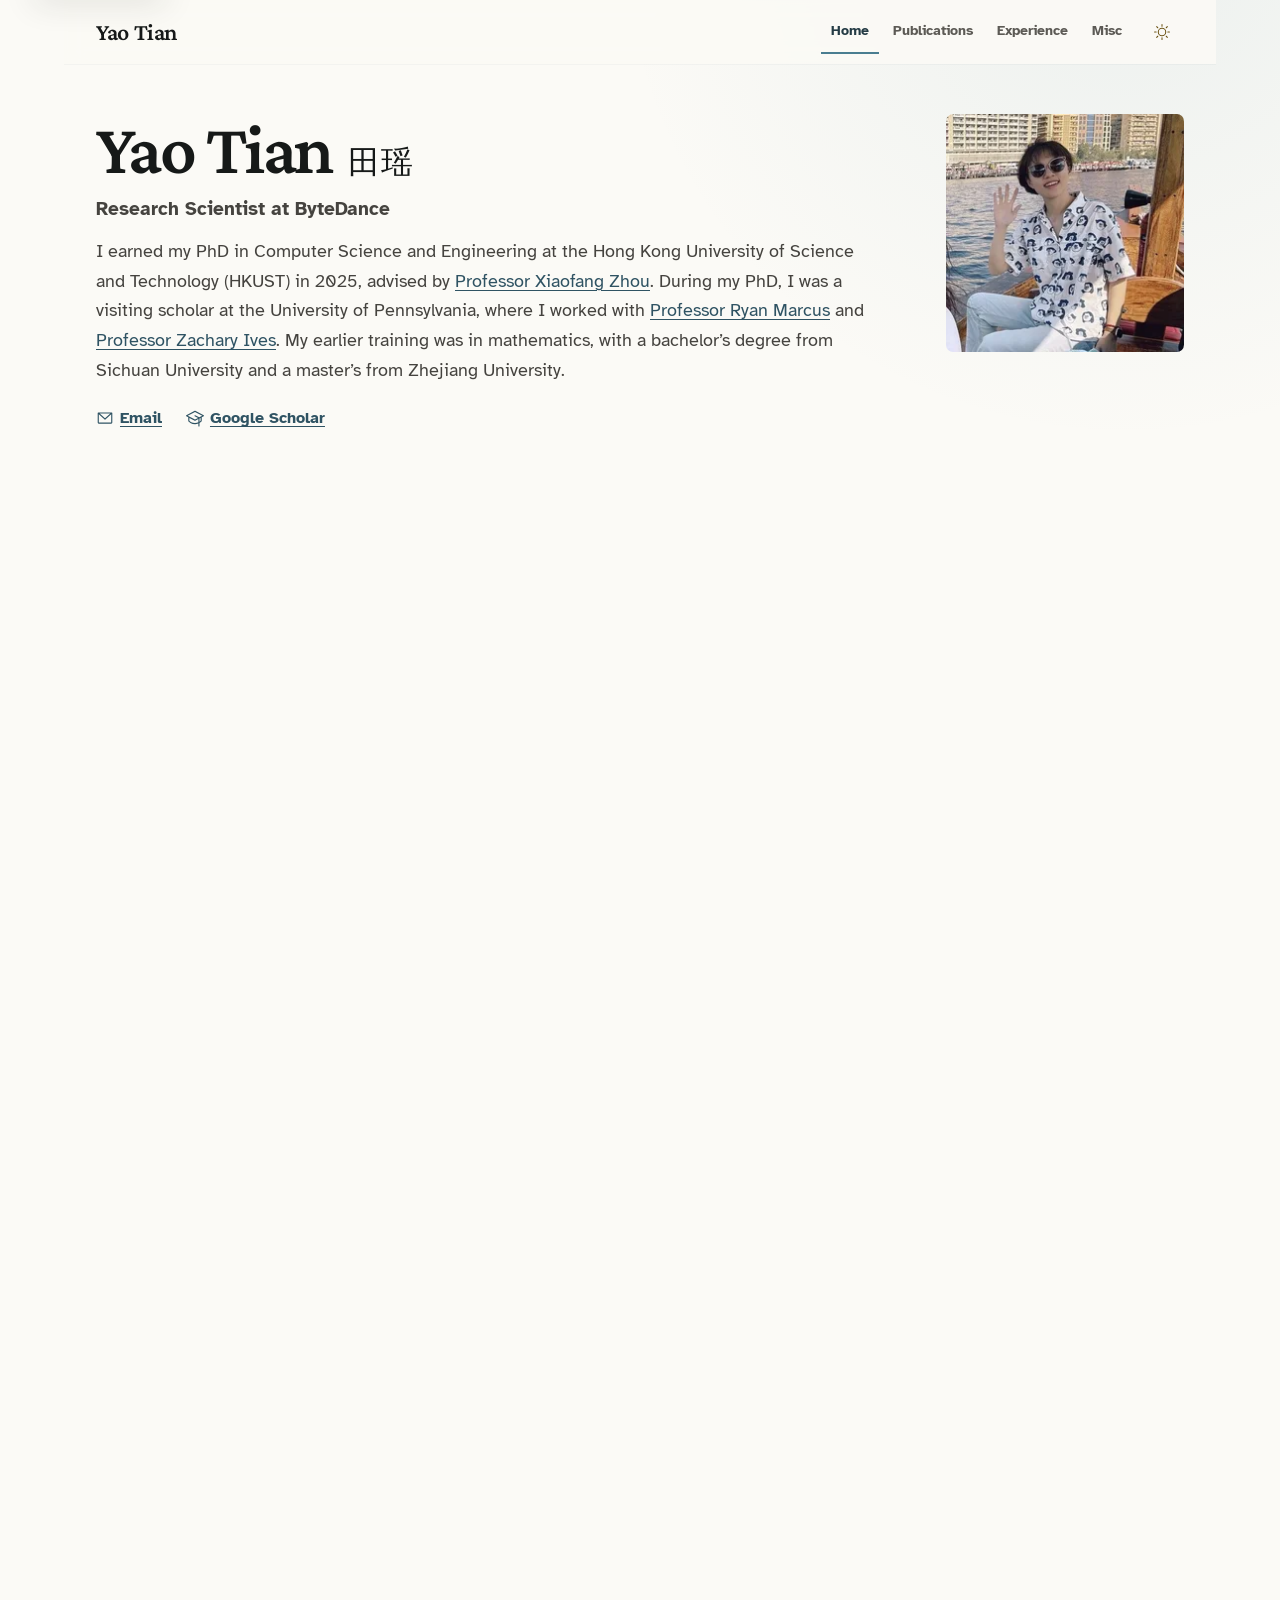
<file: about/index.html>
<!DOCTYPE html><html lang="en"><head><meta charset="utf-8"><title>Home | Yao Tian</title><meta name="robots" content="noindex"><link rel="canonical" href="https://www.ustyaotian.com/"><script>
      const home = new URL(location.pathname.endsWith("/about") ? "./index.html" : "../index.html", location.href);
      home.search = location.search;
      home.hash = location.hash;
      location.replace(home.href);
    </script><noscript><meta http-equiv="refresh" content="0; url=../index.html"></noscript><script type="module">"use strict";(()=>{var v={},d=new Set,c=new WeakSet,l=!0,m="hover",f=!1;function g(e){f||(f=!0,l??=e?.prefetchAll??!1,m??=e?.defaultStrategy??"hover",p(),w(),E(),y())}function p(){for(let e of["touchstart","mousedown"])document.addEventListener(e,t=>{let n=t.target.closest("a");i(n,"tap")&&s(n.href,{ignoreSlowConnection:!0})},{passive:!0})}function w(){let e;document.body.addEventListener("focusin",o=>{let r=o.target.closest("a");i(r,"hover")&&t(r.href)},{passive:!0}),document.body.addEventListener("focusout",n,{passive:!0}),u(()=>{for(let o of document.getElementsByTagName("a"))c.has(o)||i(o,"hover")&&(c.add(o),o.addEventListener("mouseenter",r=>t(r.currentTarget.href),{passive:!0}),o.addEventListener("mouseleave",n,{passive:!0}))});function t(o){e&&clearTimeout(e),e=setTimeout(()=>{s(o)},80)}function n(){e&&=(clearTimeout(e),0)}}function E(){let e;u(()=>{for(let t of document.getElementsByTagName("a"))c.has(t)||i(t,"viewport")&&(c.add(t),e??=b(),e.observe(t))})}function b(){let e=new WeakMap;return new IntersectionObserver((t,n)=>{for(let o of t){let r=o.target,a=e.get(r);o.isIntersecting?(a&&clearTimeout(a),e.set(r,setTimeout(()=>{n.unobserve(r),e.delete(r),s(r.href)},300))):a&&(clearTimeout(a),e.delete(r))}})}function y(){u(()=>{for(let e of document.getElementsByTagName("a"))i(e,"load")&&s(e.href)})}function s(e,t){e=e.replace(/#.*/,"");let n=t?.ignoreSlowConnection??!1;if(T(e,n))if(d.add(e),document.createElement("link").relList?.supports?.("prefetch")){let o=document.createElement("link");o.rel="prefetch",o.setAttribute("href",e),document.head.append(o)}else{let o=new Headers;for(let[r,a]of Object.entries(v))o.set(r,a);fetch(e,{priority:"low",headers:o}).catch(()=>{})}}function T(e,t){if(!navigator.onLine||!t&&h())return!1;try{let n=new URL(e,location.href);return location.origin===n.origin&&(location.pathname!==n.pathname||location.search!==n.search)&&!d.has(e)}catch{}return!1}function i(e,t){if(e?.tagName!=="A")return!1;let n=e.dataset.astroPrefetch;return n==="false"?!1:t==="tap"&&(n!=null||l)&&h()?!0:n==null&&l||n===""?t===m:n===t}function h(){if("connection"in navigator){let e=navigator.connection;return e.saveData||/2g/.test(e.effectiveType)}return!1}function u(e){e();let t=!1;document.addEventListener("astro:page-load",()=>{if(!t){t=!0;return}e()}),new MutationObserver(n=>{for(let o of n)for(let r of o.addedNodes)if(r instanceof Element&&(r.tagName==="A"||r.querySelector?.("a"))){e();return}}).observe(document.body,{childList:!0,subtree:!0})}g();})();
</script></head><body><a href="../index.html">Home</a></body></html>
</file>
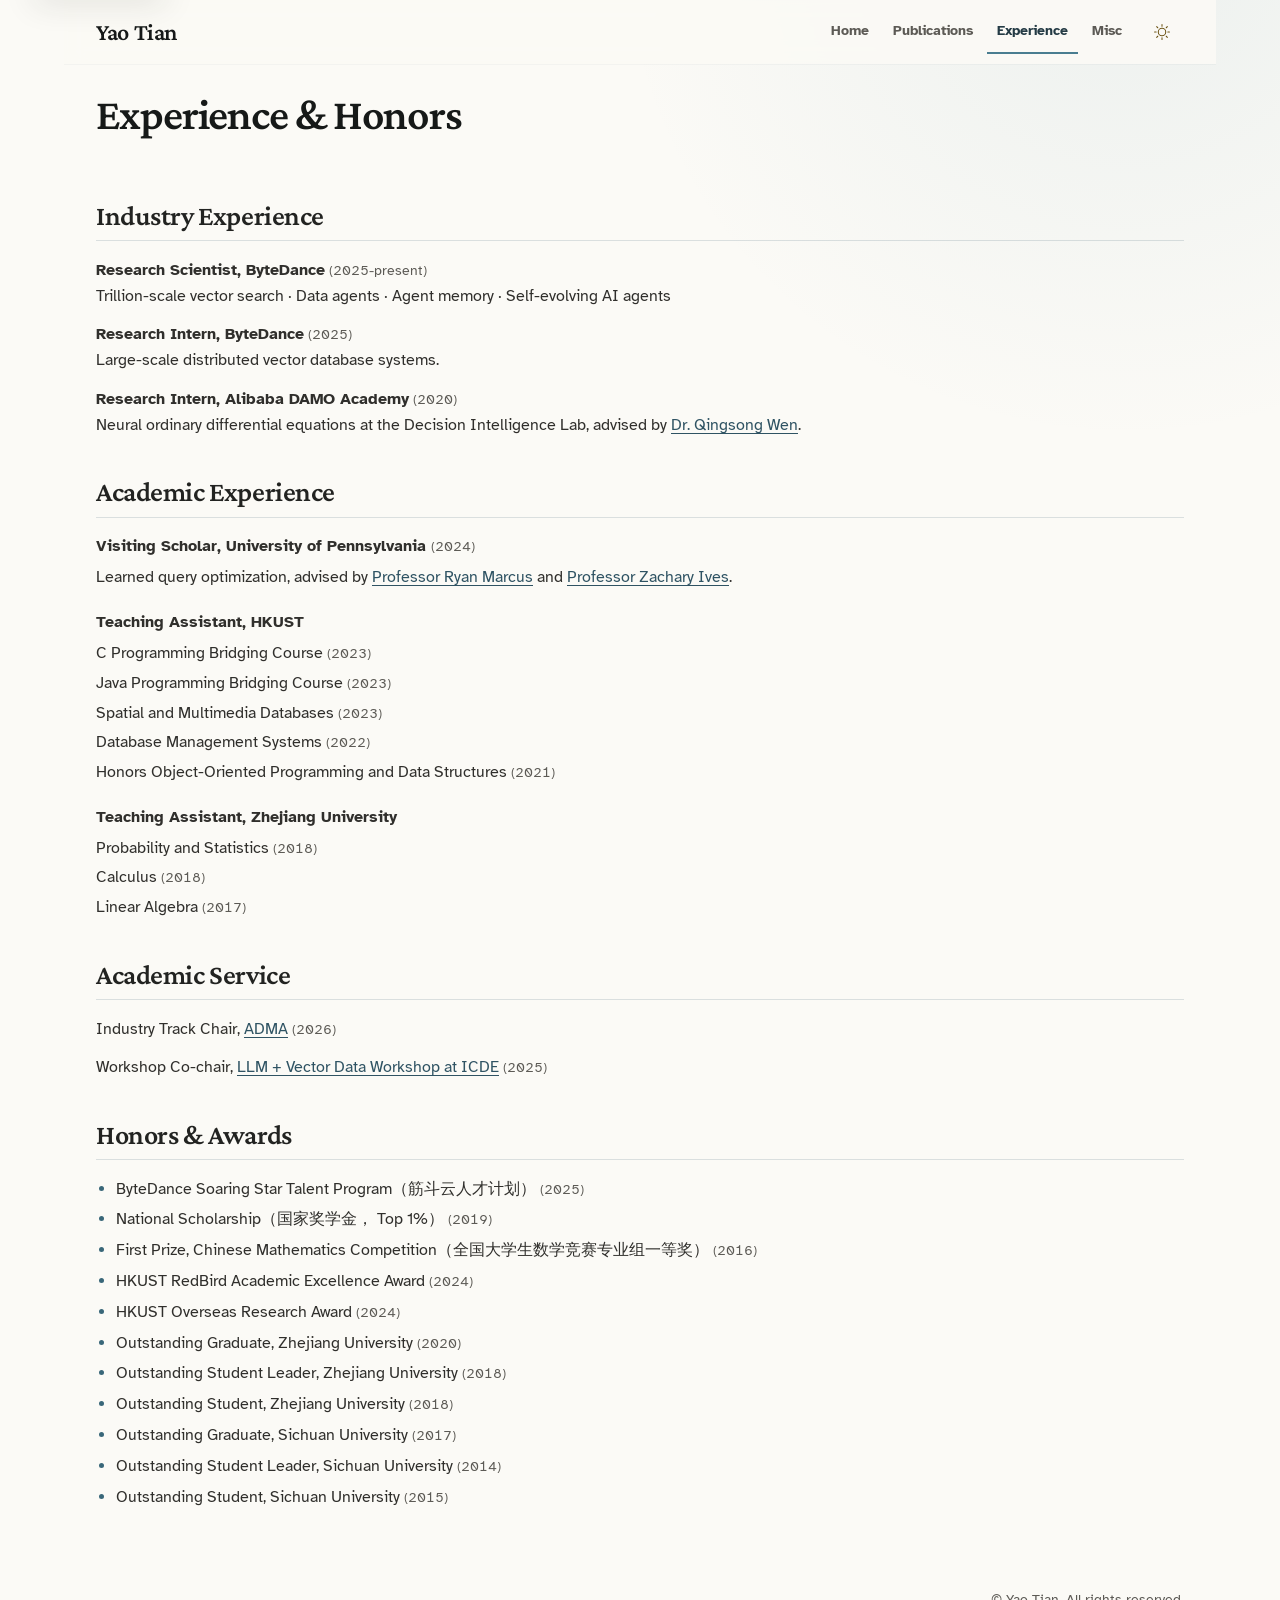
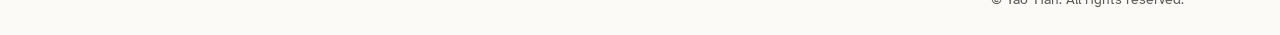
<file: cv/index.html>
<!DOCTYPE html><html lang="en"><head><meta charset="utf-8"><meta name="viewport" content="width=device-width, initial-scale=1, viewport-fit=cover"><meta name="generator" content="Astro v7.3.1"><link rel="sitemap" href="https://www.ustyaotian.com/sitemap-index.xml"><title>Experience & Honors | Yao Tian 田瑶</title><link rel="canonical" href="https://www.ustyaotian.com/cv/"><meta name="description" content="Yao Tian’s research and industry experience, teaching, academic service, and honors."><meta name="robots" content="index, follow, max-snippet:-1, max-image-preview:large, max-video-preview:-1"><meta property="og:title" content="Experience &amp; Honors | Yao Tian 田瑶"><meta property="og:type" content="website"><meta property="og:image" content="https://www.ustyaotian.com/favicon.svg"><meta property="og:url" content="https://www.ustyaotian.com/cv/"><meta property="og:description" content="Yao Tian’s research and industry experience, teaching, academic service, and honors."><meta property="og:locale" content="en_US"><meta property="og:site_name" content="Yao Tian 田瑶"><meta property="og:image:url" content="https://www.ustyaotian.com/favicon.svg"><meta property="og:image:secure_url" content="https://www.ustyaotian.com/favicon.svg"><meta property="og:image:alt" content="Site icon"><meta name="twitter:card" content="summary"><meta name="twitter:title" content="Experience &amp; Honors | Yao Tian 田瑶"><meta name="twitter:image" content="https://www.ustyaotian.com/favicon.svg"><meta name="twitter:image:alt" content="Site icon"><meta name="twitter:description" content="Yao Tian’s research and industry experience, teaching, academic service, and honors."><link rel="icon" type="image/svg+xml" href="../favicon.svg"><meta name="author" content="Yao Tian"><script type="application/ld+json">{"@context":"https://schema.org","@graph":[{"@type":"Person","@id":"https://www.ustyaotian.com/#person","name":"Yao Tian","url":"https://www.ustyaotian.com/","image":{"@type":"ImageObject","url":"https://www.ustyaotian.com/"}},{"@type":"WebSite","@id":"https://www.ustyaotian.com/#website","url":"https://www.ustyaotian.com/","name":"Yao Tian 田瑶","description":"Yao Tian 田瑶","inLanguage":"en","author":{"@id":"https://www.ustyaotian.com/#person"}},{"@type":"ImageObject","@id":"https://www.ustyaotian.com/cv/#primaryimage","url":"https://www.ustyaotian.com/favicon.svg"},{"@type":"ProfilePage","@id":"https://www.ustyaotian.com/cv/#webpage","url":"https://www.ustyaotian.com/cv/","name":"Experience & Honors","description":"Yao Tian’s research and industry experience, teaching, academic service, and honors.","inLanguage":"en","isPartOf":{"@id":"https://www.ustyaotian.com/#website"},"primaryImageOfPage":{"@id":"https://www.ustyaotian.com/cv/#primaryimage"},"author":{"@id":"https://www.ustyaotian.com/#person"},"mainEntity":{"@id":"https://www.ustyaotian.com/#person"}},{"@type":"BreadcrumbList","@id":"https://www.ustyaotian.com/cv/#breadcrumb","itemListElement":[{"@type":"ListItem","position":1,"name":"Home","item":"https://www.ustyaotian.com/"},{"@type":"ListItem","position":2,"name":"Experience & Honors","item":"https://www.ustyaotian.com/cv/"}]}]}</script><script>
      // Use standard full-page navigation across local and hosted previews.
      document.addEventListener("DOMContentLoaded", () => {
        document.dispatchEvent(new Event("astro:page-load"));
      }, { once: true });
    </script><!-- Apply the stored/system theme before the page paints. --><script>
      (() => {
        const storageKey = "site-theme";
        let storedTheme = null;

        try {
          storedTheme = localStorage.getItem(storageKey);
        } catch {
          // Storage can be unavailable in privacy-restricted contexts.
        }

        const prefersDark =
          window.matchMedia?.("(prefers-color-scheme: dark)").matches ?? false;
        const isDark =
          storedTheme === "dark" || (storedTheme !== "light" && prefersDark);

        document.documentElement.classList.toggle("dark", isDark);
        document.documentElement.dataset.theme = isDark ? "dark" : "light";

        document.addEventListener("astro:before-swap", (event) => {
          const currentTheme = document.documentElement.classList.contains("dark")
            ? "dark"
            : "light";

          event.newDocument.documentElement.classList.toggle(
            "dark",
            currentTheme === "dark",
          );
          event.newDocument.documentElement.dataset.theme = currentTheme;
        });
      })();
    </script><link rel="stylesheet" href="../_astro/Layout.cwnYPO0N.css"><link rel="stylesheet" href="../_astro/honors.DX67BS2h.css"><link rel="stylesheet" href="../_astro/cv.BsvI961S.css"><script type="module">"use strict";(()=>{var v={},d=new Set,c=new WeakSet,l=!0,m="hover",f=!1;function g(e){f||(f=!0,l??=e?.prefetchAll??!1,m??=e?.defaultStrategy??"hover",p(),w(),E(),y())}function p(){for(let e of["touchstart","mousedown"])document.addEventListener(e,t=>{let n=t.target.closest("a");i(n,"tap")&&s(n.href,{ignoreSlowConnection:!0})},{passive:!0})}function w(){let e;document.body.addEventListener("focusin",o=>{let r=o.target.closest("a");i(r,"hover")&&t(r.href)},{passive:!0}),document.body.addEventListener("focusout",n,{passive:!0}),u(()=>{for(let o of document.getElementsByTagName("a"))c.has(o)||i(o,"hover")&&(c.add(o),o.addEventListener("mouseenter",r=>t(r.currentTarget.href),{passive:!0}),o.addEventListener("mouseleave",n,{passive:!0}))});function t(o){e&&clearTimeout(e),e=setTimeout(()=>{s(o)},80)}function n(){e&&=(clearTimeout(e),0)}}function E(){let e;u(()=>{for(let t of document.getElementsByTagName("a"))c.has(t)||i(t,"viewport")&&(c.add(t),e??=b(),e.observe(t))})}function b(){let e=new WeakMap;return new IntersectionObserver((t,n)=>{for(let o of t){let r=o.target,a=e.get(r);o.isIntersecting?(a&&clearTimeout(a),e.set(r,setTimeout(()=>{n.unobserve(r),e.delete(r),s(r.href)},300))):a&&(clearTimeout(a),e.delete(r))}})}function y(){u(()=>{for(let e of document.getElementsByTagName("a"))i(e,"load")&&s(e.href)})}function s(e,t){e=e.replace(/#.*/,"");let n=t?.ignoreSlowConnection??!1;if(T(e,n))if(d.add(e),document.createElement("link").relList?.supports?.("prefetch")){let o=document.createElement("link");o.rel="prefetch",o.setAttribute("href",e),document.head.append(o)}else{let o=new Headers;for(let[r,a]of Object.entries(v))o.set(r,a);fetch(e,{priority:"low",headers:o}).catch(()=>{})}}function T(e,t){if(!navigator.onLine||!t&&h())return!1;try{let n=new URL(e,location.href);return location.origin===n.origin&&(location.pathname!==n.pathname||location.search!==n.search)&&!d.has(e)}catch{}return!1}function i(e,t){if(e?.tagName!=="A")return!1;let n=e.dataset.astroPrefetch;return n==="false"?!1:t==="tap"&&(n!=null||l)&&h()?!0:n==null&&l||n===""?t===m:n===t}function h(){if("connection"in navigator){let e=navigator.connection;return e.saveData||/2g/.test(e.effectiveType)}return!1}function u(e){e();let t=!1;document.addEventListener("astro:page-load",()=>{if(!t){t=!0;return}e()}),new MutationObserver(n=>{for(let o of n)for(let r of o.addedNodes)if(r instanceof Element&&(r.tagName==="A"||r.querySelector?.("a"))){e();return}}).observe(document.body,{childList:!0,subtree:!0})}g();})();
</script></head><body class="min-h-[100dvh] bg-paper-50 text-ink-900 font-sans transition-colors duration-200 dark:bg-ink-950 dark:text-paper-100"><a href="#main-content" class="fixed left-4 top-0 z-[100] inline-flex min-h-11 -translate-y-full items-center rounded-lg bg-accent-800 px-4 py-2 text-sm font-bold text-white no-underline shadow-lg transition-transform focus:translate-y-3">Skip to main content</a><div class="mx-auto flex min-h-[100dvh] max-w-6xl flex-col px-4 sm:px-6 md:px-8"><header class="site-header liquid-glass-bar sticky top-0 z-40 -mx-4 mb-5 border-b px-4 sm:-mx-6 sm:px-6 md:-mx-8 md:px-8"><div class="relative flex min-h-16 items-center justify-between gap-4 py-1.5"><a data-site-title class="group inline-flex min-h-11 min-w-0 items-center rounded-md text-ink-950 no-underline dark:text-paper-50" href="../index.html"><span class="truncate font-heading text-2xl font-semibold tracking-[-0.015em]">Yao Tian</span></a><!-- Desktop navigation and actions --><div class="desktop-nav-shell hidden lg:flex"><nav aria-label="Primary navigation"><ul class="m-0 flex list-none items-center gap-1 p-0"><li><a class="desktop-nav-link inline-flex min-h-11 items-center px-2.5 text-sm font-bold no-underline transition-colors duration-150 text-ink-600 hover:text-ink-950 dark:text-paper-400 dark:hover:text-paper-100" href="../index.html">Home</a></li><li><a class="desktop-nav-link inline-flex min-h-11 items-center px-2.5 text-sm font-bold no-underline transition-colors duration-150 text-ink-600 hover:text-ink-950 dark:text-paper-400 dark:hover:text-paper-100" href="../publications/index.html">Publications</a></li><li><a class="desktop-nav-link inline-flex min-h-11 items-center px-2.5 text-sm font-bold no-underline transition-colors duration-150 text-accent-900 dark:text-accent-100" href="index.html" aria-current="page">Experience</a></li><li><a class="desktop-nav-link inline-flex min-h-11 items-center px-2.5 text-sm font-bold no-underline transition-colors duration-150 text-ink-600 hover:text-ink-950 dark:text-paper-400 dark:hover:text-paper-100" href="../misc/index.html">Misc</a></li></ul></nav><button type="button" data-theme-toggle class="glass-control theme-switch-button inline-flex shrink-0 cursor-pointer items-center justify-center text-ink-600 dark:text-paper-300" aria-label="Switch to dark mode" title="Switch to dark mode"><span class="theme-switch-visual" aria-hidden="true"><span class="theme-switch-thumb"></span><span class="theme-switch-icon theme-switch-icon-sun i-ph-sun"></span><span class="theme-switch-icon theme-switch-icon-moon i-ph-moon"></span></span></button></div><!-- Mobile menu button --><button type="button" id="mobile-menu-toggle" class="icon-button z-50 lg:hidden" aria-label="Open navigation menu" aria-controls="mobile-menu" aria-expanded="false"><span class="sr-only">Toggle menu</span><span id="icon-menu" class="i-ph-list-bold text-xl transition-transform duration-200" aria-hidden="true"></span><span id="icon-close" class="i-ph-x-bold hidden text-xl transition-transform duration-200" aria-hidden="true"></span></button><!-- Mobile dropdown menu --><div id="mobile-menu" hidden class="glass-popover invisible absolute inset-x-0 top-full z-40 mt-2 max-h-[calc(100dvh-5rem)] w-auto max-w-none origin-top scale-95 overflow-y-auto overscroll-contain rounded-xl p-2 opacity-0 transition-[opacity,transform,visibility] duration-200 sm:left-auto sm:w-64 sm:max-w-[calc(100vw-2rem)] sm:origin-top-right lg:hidden"><nav aria-label="Mobile navigation"><ul class="m-0 flex list-none flex-col gap-1 p-0"><li><a class="glass-nav-link flex min-h-11 items-center rounded-[0.625rem] border border-transparent px-3 text-sm font-bold no-underline transition-colors text-ink-700 hover:bg-accent-50/75 hover:text-ink-950 dark:text-paper-300 dark:hover:bg-accent-900/35 dark:hover:text-paper-50" href="../index.html">Home</a></li><li><a class="glass-nav-link flex min-h-11 items-center rounded-[0.625rem] border border-transparent px-3 text-sm font-bold no-underline transition-colors text-ink-700 hover:bg-accent-50/75 hover:text-ink-950 dark:text-paper-300 dark:hover:bg-accent-900/35 dark:hover:text-paper-50" href="../publications/index.html">Publications</a></li><li><a class="glass-nav-link flex min-h-11 items-center rounded-[0.625rem] border border-transparent px-3 text-sm font-bold no-underline transition-colors glass-active text-accent-900 dark:text-accent-100" href="index.html" aria-current="page">Experience</a></li><li><a class="glass-nav-link flex min-h-11 items-center rounded-[0.625rem] border border-transparent px-3 text-sm font-bold no-underline transition-colors text-ink-700 hover:bg-accent-50/75 hover:text-ink-950 dark:text-paper-300 dark:hover:bg-accent-900/35 dark:hover:text-paper-50" href="../misc/index.html">Misc</a></li></ul></nav><div class="mt-2 border-t border-paper-300 pt-2 dark:border-ink-700"><button type="button" data-theme-toggle class="glass-control theme-menu-button flex min-h-11 w-full cursor-pointer items-center gap-2 text-left text-sm font-bold text-ink-700 transition-colors dark:text-paper-300" aria-label="Switch to dark mode" title="Switch to dark mode"><span data-theme-label class="whitespace-nowrap">Dark mode</span><span class="theme-switch-visual" aria-hidden="true"><span class="theme-switch-thumb"></span><span class="theme-switch-icon theme-switch-icon-sun i-ph-sun"></span><span class="theme-switch-icon theme-switch-icon-moon i-ph-moon"></span></span></button></div></div></div></header><main id="main-content" tabindex="-1" class="flex-1 space-y-6 sm:space-y-7"><div class="page-stack cv text-ink-800 dark:text-paper-200" data-astro-cid-uue4a3aj><header class="page-header" data-astro-cid-uue4a3aj><h1 class="page-title" data-astro-cid-uue4a3aj>Experience &amp; Honors</h1></header><section aria-labelledby="experience" data-astro-cid-uue4a3aj><h2 id="experience" class="section-heading" data-astro-cid-uue4a3aj>Industry Experience</h2><ul class="entries" data-astro-cid-uue4a3aj><li data-astro-cid-uue4a3aj><strong data-astro-cid-uue4a3aj>Research Scientist, ByteDance</strong> <span class="year whitespace-nowrap text-[0.9em] font-normal text-ink-600 tabular-nums dark:text-paper-400">(<time datetime="2025">2025</time>-present)</span><p data-astro-cid-uue4a3aj>Trillion-scale vector search · Data agents · Agent memory · Self-evolving AI agents</p></li><li data-astro-cid-uue4a3aj><strong data-astro-cid-uue4a3aj>Research Intern, ByteDance</strong> <span class="year whitespace-nowrap text-[0.9em] font-normal text-ink-600 tabular-nums dark:text-paper-400">(<time datetime="2025">2025</time>)</span><p data-astro-cid-uue4a3aj>Large-scale distributed vector database systems.</p></li><li data-astro-cid-uue4a3aj><strong data-astro-cid-uue4a3aj>Research Intern, Alibaba DAMO Academy</strong> <span class="year whitespace-nowrap text-[0.9em] font-normal text-ink-600 tabular-nums dark:text-paper-400">(<time datetime="2020">2020</time>)</span><p data-astro-cid-uue4a3aj>Neural ordinary differential equations at the Decision Intelligence Lab, advised by <a href="https://sites.google.com/site/qingsongwen8/home" class="text-accent-700 dark:text-accent-300" data-astro-cid-anicp2yr>Dr. Qingsong Wen</a>.</p></li></ul></section><section aria-labelledby="academic-experience" data-astro-cid-uue4a3aj><h2 id="academic-experience" class="section-heading" data-astro-cid-uue4a3aj>Academic Experience</h2><div class="academic-roles" data-astro-cid-uue4a3aj><div data-astro-cid-uue4a3aj><h3 data-astro-cid-uue4a3aj>Visiting Scholar, University of Pennsylvania <span class="year whitespace-nowrap text-[0.9em] font-normal text-ink-600 tabular-nums dark:text-paper-400">(<time datetime="2024">2024</time>)</span></h3><p data-astro-cid-uue4a3aj>Learned query optimization, advised by <a href="https://rmarcus.info/blog/" class="text-accent-700 dark:text-accent-300" data-astro-cid-anicp2yr>Professor Ryan Marcus</a> and <a href="https://www.cis.upenn.edu/~zives/" class="text-accent-700 dark:text-accent-300" data-astro-cid-anicp2yr>Professor Zachary Ives</a>.</p></div><div id="teaching" data-astro-cid-uue4a3aj><h3 data-astro-cid-uue4a3aj>Teaching Assistant, HKUST</h3><ul class="course-list" data-astro-cid-uue4a3aj><li data-astro-cid-uue4a3aj>C Programming Bridging Course <span class="year whitespace-nowrap text-[0.9em] font-normal text-ink-600 tabular-nums dark:text-paper-400">(<time datetime="2023">2023</time>)</span></li><li data-astro-cid-uue4a3aj>Java Programming Bridging Course <span class="year whitespace-nowrap text-[0.9em] font-normal text-ink-600 tabular-nums dark:text-paper-400">(<time datetime="2023">2023</time>)</span></li><li data-astro-cid-uue4a3aj>Spatial and Multimedia Databases <span class="year whitespace-nowrap text-[0.9em] font-normal text-ink-600 tabular-nums dark:text-paper-400">(<time datetime="2023">2023</time>)</span></li><li data-astro-cid-uue4a3aj>Database Management Systems <span class="year whitespace-nowrap text-[0.9em] font-normal text-ink-600 tabular-nums dark:text-paper-400">(<time datetime="2022">2022</time>)</span></li><li data-astro-cid-uue4a3aj>Honors Object-Oriented Programming and Data Structures <span class="year whitespace-nowrap text-[0.9em] font-normal text-ink-600 tabular-nums dark:text-paper-400">(<time datetime="2021">2021</time>)</span></li></ul></div><div data-astro-cid-uue4a3aj><h3 data-astro-cid-uue4a3aj>Teaching Assistant, Zhejiang University</h3><ul class="course-list" data-astro-cid-uue4a3aj><li data-astro-cid-uue4a3aj>Probability and Statistics <span class="year whitespace-nowrap text-[0.9em] font-normal text-ink-600 tabular-nums dark:text-paper-400">(<time datetime="2018">2018</time>)</span></li><li data-astro-cid-uue4a3aj>Calculus <span class="year whitespace-nowrap text-[0.9em] font-normal text-ink-600 tabular-nums dark:text-paper-400">(<time datetime="2018">2018</time>)</span></li><li data-astro-cid-uue4a3aj>Linear Algebra <span class="year whitespace-nowrap text-[0.9em] font-normal text-ink-600 tabular-nums dark:text-paper-400">(<time datetime="2017">2017</time>)</span></li></ul></div></div></section><section aria-labelledby="academic-service" data-astro-cid-uue4a3aj><h2 id="academic-service" class="section-heading" data-astro-cid-uue4a3aj>Academic Service</h2><ul class="entries" data-astro-cid-uue4a3aj><li data-astro-cid-uue4a3aj>Industry Track Chair, <a href="https://adma2026.github.io/organisation_committee.html" class="text-accent-700 dark:text-accent-300" data-astro-cid-anicp2yr>ADMA</a> <span class="year whitespace-nowrap text-[0.9em] font-normal text-ink-600 tabular-nums dark:text-paper-400">(<time datetime="2026">2026</time>)</span></li><li data-astro-cid-uue4a3aj>Workshop Co-chair, <a href="https://llmvdb.github.io/people/" class="text-accent-700 dark:text-accent-300" data-astro-cid-anicp2yr>LLM + Vector Data Workshop at ICDE</a> <span class="year whitespace-nowrap text-[0.9em] font-normal text-ink-600 tabular-nums dark:text-paper-400">(<time datetime="2025">2025</time>)</span></li></ul></section><section aria-labelledby="honors-awards" data-astro-cid-uue4a3aj><h2 id="honors-awards" class="section-heading" data-astro-cid-uue4a3aj>Honors &amp; Awards</h2><ul class="list-disc space-y-1.5 pl-5 marker:text-accent-600 dark:marker:text-accent-300" data-astro-cid-uue4a3aj><li data-astro-cid-uue4a3aj>ByteDance Soaring Star Talent Program<span lang="zh-Hans" data-astro-cid-uue4a3aj>（筋斗云人才计划）</span> <span class="year whitespace-nowrap text-[0.9em] font-normal text-ink-600 tabular-nums dark:text-paper-400">(<time datetime="2025">2025</time>)</span></li><li data-astro-cid-uue4a3aj>National Scholarship<span lang="zh-Hans" data-astro-cid-uue4a3aj>（国家奖学金， Top 1%）</span> <span class="year whitespace-nowrap text-[0.9em] font-normal text-ink-600 tabular-nums dark:text-paper-400">(<time datetime="2019">2019</time>)</span></li><li data-astro-cid-uue4a3aj>First Prize, Chinese Mathematics Competition<span lang="zh-Hans" data-astro-cid-uue4a3aj>（全国大学生数学竞赛专业组一等奖）</span> <span class="year whitespace-nowrap text-[0.9em] font-normal text-ink-600 tabular-nums dark:text-paper-400">(<time datetime="2016">2016</time>)</span></li><li data-astro-cid-uue4a3aj>HKUST RedBird Academic Excellence Award <span class="year whitespace-nowrap text-[0.9em] font-normal text-ink-600 tabular-nums dark:text-paper-400">(<time datetime="2024">2024</time>)</span></li><li data-astro-cid-uue4a3aj>HKUST Overseas Research Award <span class="year whitespace-nowrap text-[0.9em] font-normal text-ink-600 tabular-nums dark:text-paper-400">(<time datetime="2024">2024</time>)</span></li><li data-astro-cid-uue4a3aj>Outstanding Graduate, Zhejiang University <span class="year whitespace-nowrap text-[0.9em] font-normal text-ink-600 tabular-nums dark:text-paper-400">(<time datetime="2020">2020</time>)</span></li><li data-astro-cid-uue4a3aj>Outstanding Student Leader, Zhejiang University <span class="year whitespace-nowrap text-[0.9em] font-normal text-ink-600 tabular-nums dark:text-paper-400">(<time datetime="2018">2018</time>)</span></li><li data-astro-cid-uue4a3aj>Outstanding Student, Zhejiang University <span class="year whitespace-nowrap text-[0.9em] font-normal text-ink-600 tabular-nums dark:text-paper-400">(<time datetime="2018">2018</time>)</span></li><li data-astro-cid-uue4a3aj>Outstanding Graduate, Sichuan University <span class="year whitespace-nowrap text-[0.9em] font-normal text-ink-600 tabular-nums dark:text-paper-400">(<time datetime="2017">2017</time>)</span></li><li data-astro-cid-uue4a3aj>Outstanding Student Leader, Sichuan University <span class="year whitespace-nowrap text-[0.9em] font-normal text-ink-600 tabular-nums dark:text-paper-400">(<time datetime="2014">2014</time>)</span></li><li data-astro-cid-uue4a3aj>Outstanding Student, Sichuan University <span class="year whitespace-nowrap text-[0.9em] font-normal text-ink-600 tabular-nums dark:text-paper-400">(<time datetime="2015">2015</time>)</span></li></ul></section></div></main><footer class="site-footer mt-8 border-t border-paper-300 pt-6 text-sm text-ink-600 dark:border-ink-700 dark:text-paper-400 sm:mt-10"><div class="flex flex-col gap-4 sm:flex-row sm:items-center sm:justify-between"><p class="m-0 ml-auto text-right">&copy; Yao Tian. All rights reserved.</p></div></footer></div><!-- Mobile floating back-to-top action --><div class="mobile-safe-action fixed z-50 md:hidden"><button type="button" id="back-to-top" tabindex="-1" class="icon-button pointer-events-none translate-y-4 opacity-0 duration-300 data-[visible=true]:pointer-events-auto data-[visible=true]:translate-y-0 data-[visible=true]:opacity-100" aria-label="Back to top" title="Back to top"><span class="i-ph-arrow-up-bold text-lg" aria-hidden="true"></span></button></div><script type="module">"use strict";(()=>{var b="site-theme",c;function v(e){return e?"auto":"smooth"}function E(e,t){e.setAttribute("data-visible",String(t)),e.tabIndex=t?0:-1}function L(){try{let e=localStorage.getItem(b);return e==="dark"||e==="light"?e:null}catch{return null}}function g(){return document.documentElement.classList.contains("dark")?"dark":"light"}function p(e,t){let n=t==="dark"?"light":"dark",i=`Switch to ${n} mode`,o=`${n==="dark"?"Dark":"Light"} mode`;e.querySelectorAll("[data-theme-toggle]").forEach(a=>{a.setAttribute("aria-label",i),a.setAttribute("title",i),a.querySelectorAll("[data-theme-label]").forEach(l=>{l.textContent=o})})}function s(e,t=document){document.documentElement.classList.toggle("dark",e==="dark"),document.documentElement.dataset.theme=e,p(t,e)}function w(e,t){s(g(),e),e.querySelectorAll("[data-theme-toggle]").forEach(n=>{n.addEventListener("click",()=>{let i=g()==="dark"?"light":"dark";s(i,e);try{localStorage.setItem(b,i)}catch{}},{signal:t})})}function k(e,t){window.matchMedia&&window.matchMedia("(prefers-color-scheme: dark)").addEventListener("change",n=>{L()||s(n.matches?"dark":"light",e)},{signal:t})}function y(e){let t=document.getElementById("mobile-menu-toggle"),n=document.getElementById("mobile-menu"),i=document.getElementById("icon-menu"),o=document.getElementById("icon-close");if(!t||!n||!i||!o)return;let a=d=>{let r=d?"Close navigation menu":"Open navigation menu";t.setAttribute("aria-label",r),t.setAttribute("title",r)},l=()=>{t.setAttribute("aria-expanded","false"),n.hidden=!0,n.classList.add("opacity-0","scale-95","invisible"),n.classList.remove("opacity-100","scale-100","visible"),i.classList.remove("hidden"),o.classList.add("hidden"),a(!1)},f=()=>{t.setAttribute("aria-expanded","true"),n.hidden=!1,n.classList.remove("opacity-0","scale-95","invisible"),n.classList.add("opacity-100","scale-100","visible"),i.classList.add("hidden"),o.classList.remove("hidden"),a(!0)},u=window.matchMedia("(min-width: 1024px)"),m=d=>{d.matches&&l()};u.addEventListener("change",m,{signal:e}),m(u),t.addEventListener("click",d=>{d.stopPropagation(),t.getAttribute("aria-expanded")==="true"?l():f()},{signal:e}),document.addEventListener("click",d=>{let r=d.target;r instanceof Node&&t.getAttribute("aria-expanded")==="true"&&!n.contains(r)&&!t.contains(r)&&l()},{signal:e}),document.addEventListener("keydown",d=>{d.key==="Escape"&&t.getAttribute("aria-expanded")==="true"&&(l(),t.focus())},{signal:e}),a(!1)}function A(e){let t=document.getElementById("back-to-top");if(!t)return;let n=0,i=null,o=()=>{n||=window.requestAnimationFrame(()=>{n=0;let a=window.scrollY>300;a!==i&&(i=a,E(t,a))})};window.addEventListener("scroll",o,{passive:!0,signal:e}),t.addEventListener("click",()=>{let a=window.matchMedia?.("(prefers-reduced-motion: reduce)").matches??!1;window.scrollTo({top:0,behavior:v(a)})},{signal:e}),e.addEventListener("abort",()=>window.cancelAnimationFrame(n),{once:!0}),o()}function h(){c?.abort(),c=new AbortController;let{signal:e}=c;y(e),w(document,e),k(document,e),A(e),document.querySelectorAll(".prose table:not([tabindex])").forEach(t=>{t.tabIndex=0})}function x(){if(document.readyState==="loading"){document.addEventListener("DOMContentLoaded",h,{once:!0});return}h()}document.addEventListener("astro:page-load",x);})();
</script></body></html>
</file>
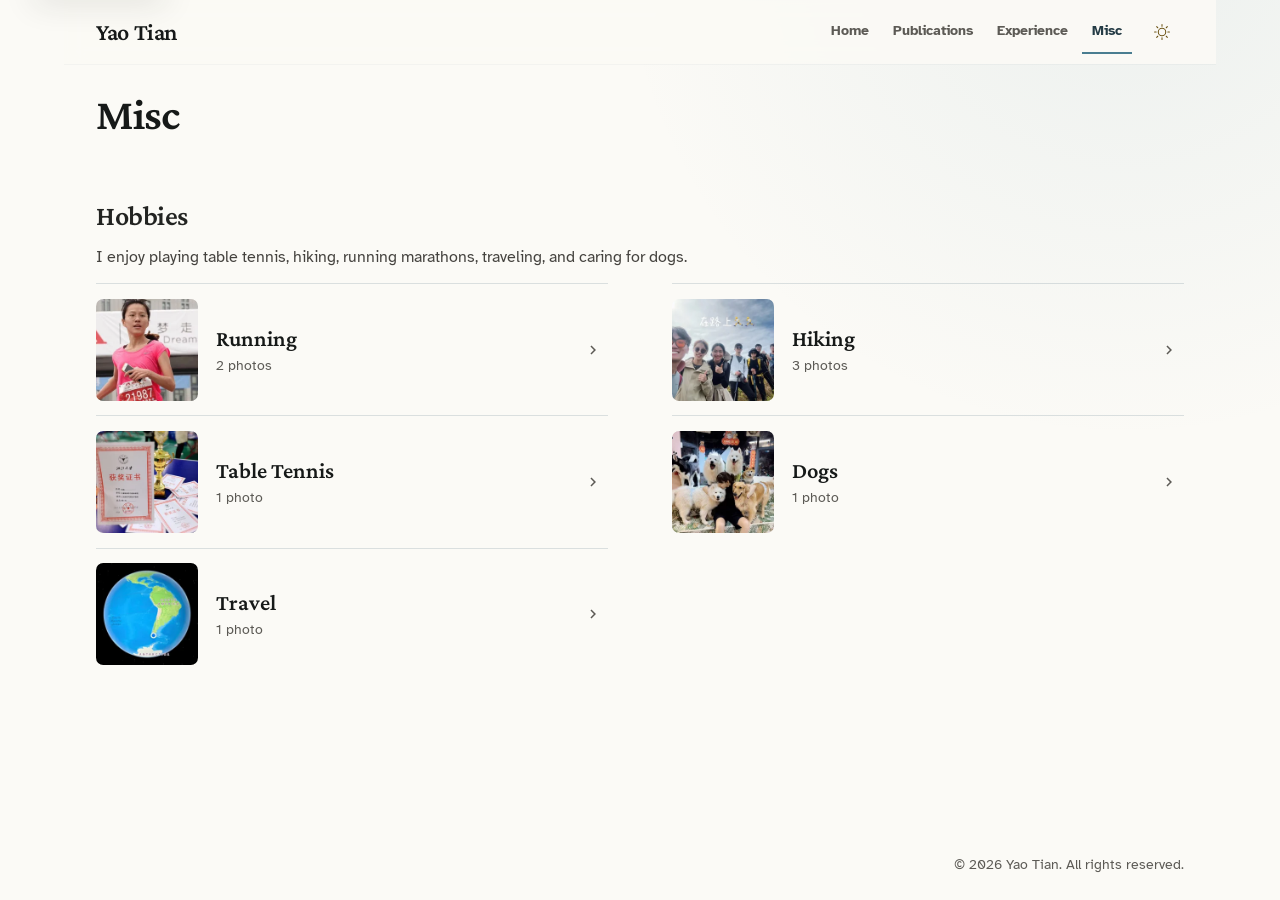
<file: misc/index.html>
<!DOCTYPE html><html lang="en"><head><meta charset="utf-8"><meta name="viewport" content="width=device-width, initial-scale=1, viewport-fit=cover"><meta name="generator" content="Astro v7.3.1"><link rel="sitemap" href="https://www.ustyaotian.com/sitemap-index.xml"><title>Misc | Yao Tian 田瑶</title><link rel="canonical" href="https://www.ustyaotian.com/misc/"><meta name="description" content="Yao Tian 田瑶"><meta name="robots" content="index, follow, max-snippet:-1, max-image-preview:large, max-video-preview:-1"><meta property="og:title" content="Misc | Yao Tian 田瑶"><meta property="og:type" content="website"><meta property="og:image" content="https://www.ustyaotian.com/favicon.svg"><meta property="og:url" content="https://www.ustyaotian.com/misc/"><meta property="og:description" content="Yao Tian 田瑶"><meta property="og:locale" content="en_US"><meta property="og:site_name" content="Yao Tian 田瑶"><meta property="og:image:url" content="https://www.ustyaotian.com/favicon.svg"><meta property="og:image:secure_url" content="https://www.ustyaotian.com/favicon.svg"><meta property="og:image:alt" content="Site icon"><meta name="twitter:card" content="summary"><meta name="twitter:title" content="Misc | Yao Tian 田瑶"><meta name="twitter:image" content="https://www.ustyaotian.com/favicon.svg"><meta name="twitter:image:alt" content="Site icon"><meta name="twitter:description" content="Yao Tian 田瑶"><link rel="icon" type="image/svg+xml" href="../favicon.svg"><meta name="author" content="Yao Tian"><script type="application/ld+json">{"@context":"https://schema.org","@graph":[{"@type":"Person","@id":"https://www.ustyaotian.com/#person","name":"Yao Tian","url":"https://www.ustyaotian.com/","image":{"@type":"ImageObject","url":"https://www.ustyaotian.com/"}},{"@type":"WebSite","@id":"https://www.ustyaotian.com/#website","url":"https://www.ustyaotian.com/","name":"Yao Tian 田瑶","description":"Yao Tian 田瑶","inLanguage":"en","author":{"@id":"https://www.ustyaotian.com/#person"}},{"@type":"ImageObject","@id":"https://www.ustyaotian.com/misc/#primaryimage","url":"https://www.ustyaotian.com/favicon.svg"},{"@type":"WebPage","@id":"https://www.ustyaotian.com/misc/#webpage","url":"https://www.ustyaotian.com/misc/","name":"Misc","description":"Yao Tian 田瑶","inLanguage":"en","isPartOf":{"@id":"https://www.ustyaotian.com/#website"},"primaryImageOfPage":{"@id":"https://www.ustyaotian.com/misc/#primaryimage"},"author":{"@id":"https://www.ustyaotian.com/#person"}},{"@type":"BreadcrumbList","@id":"https://www.ustyaotian.com/misc/#breadcrumb","itemListElement":[{"@type":"ListItem","position":1,"name":"Home","item":"https://www.ustyaotian.com/"},{"@type":"ListItem","position":2,"name":"Misc","item":"https://www.ustyaotian.com/misc/"}]}]}</script><script>
      // Use standard full-page navigation across local and hosted previews.
      document.addEventListener("DOMContentLoaded", () => {
        document.dispatchEvent(new Event("astro:page-load"));
      }, { once: true });
    </script><!-- Apply the stored/system theme before the page paints. --><script>
      (() => {
        const storageKey = "site-theme";
        let storedTheme = null;

        try {
          storedTheme = localStorage.getItem(storageKey);
        } catch {
          // Storage can be unavailable in privacy-restricted contexts.
        }

        const prefersDark =
          window.matchMedia?.("(prefers-color-scheme: dark)").matches ?? false;
        const isDark =
          storedTheme === "dark" || (storedTheme !== "light" && prefersDark);

        document.documentElement.classList.toggle("dark", isDark);
        document.documentElement.dataset.theme = isDark ? "dark" : "light";

        document.addEventListener("astro:before-swap", (event) => {
          const currentTheme = document.documentElement.classList.contains("dark")
            ? "dark"
            : "light";

          event.newDocument.documentElement.classList.toggle(
            "dark",
            currentTheme === "dark",
          );
          event.newDocument.documentElement.dataset.theme = currentTheme;
        });
      })();
    </script><link rel="stylesheet" href="../_astro/Layout.cwnYPO0N.css"><link rel="stylesheet" href="../_astro/_astro_assets.BHsrmB4F.css"><link rel="stylesheet" href="../_astro/misc.DGV89vQ5.css"><script type="module">"use strict";(()=>{var v={},d=new Set,c=new WeakSet,l=!0,m="hover",f=!1;function g(e){f||(f=!0,l??=e?.prefetchAll??!1,m??=e?.defaultStrategy??"hover",p(),w(),E(),y())}function p(){for(let e of["touchstart","mousedown"])document.addEventListener(e,t=>{let n=t.target.closest("a");i(n,"tap")&&s(n.href,{ignoreSlowConnection:!0})},{passive:!0})}function w(){let e;document.body.addEventListener("focusin",o=>{let r=o.target.closest("a");i(r,"hover")&&t(r.href)},{passive:!0}),document.body.addEventListener("focusout",n,{passive:!0}),u(()=>{for(let o of document.getElementsByTagName("a"))c.has(o)||i(o,"hover")&&(c.add(o),o.addEventListener("mouseenter",r=>t(r.currentTarget.href),{passive:!0}),o.addEventListener("mouseleave",n,{passive:!0}))});function t(o){e&&clearTimeout(e),e=setTimeout(()=>{s(o)},80)}function n(){e&&=(clearTimeout(e),0)}}function E(){let e;u(()=>{for(let t of document.getElementsByTagName("a"))c.has(t)||i(t,"viewport")&&(c.add(t),e??=b(),e.observe(t))})}function b(){let e=new WeakMap;return new IntersectionObserver((t,n)=>{for(let o of t){let r=o.target,a=e.get(r);o.isIntersecting?(a&&clearTimeout(a),e.set(r,setTimeout(()=>{n.unobserve(r),e.delete(r),s(r.href)},300))):a&&(clearTimeout(a),e.delete(r))}})}function y(){u(()=>{for(let e of document.getElementsByTagName("a"))i(e,"load")&&s(e.href)})}function s(e,t){e=e.replace(/#.*/,"");let n=t?.ignoreSlowConnection??!1;if(T(e,n))if(d.add(e),document.createElement("link").relList?.supports?.("prefetch")){let o=document.createElement("link");o.rel="prefetch",o.setAttribute("href",e),document.head.append(o)}else{let o=new Headers;for(let[r,a]of Object.entries(v))o.set(r,a);fetch(e,{priority:"low",headers:o}).catch(()=>{})}}function T(e,t){if(!navigator.onLine||!t&&h())return!1;try{let n=new URL(e,location.href);return location.origin===n.origin&&(location.pathname!==n.pathname||location.search!==n.search)&&!d.has(e)}catch{}return!1}function i(e,t){if(e?.tagName!=="A")return!1;let n=e.dataset.astroPrefetch;return n==="false"?!1:t==="tap"&&(n!=null||l)&&h()?!0:n==null&&l||n===""?t===m:n===t}function h(){if("connection"in navigator){let e=navigator.connection;return e.saveData||/2g/.test(e.effectiveType)}return!1}function u(e){e();let t=!1;document.addEventListener("astro:page-load",()=>{if(!t){t=!0;return}e()}),new MutationObserver(n=>{for(let o of n)for(let r of o.addedNodes)if(r instanceof Element&&(r.tagName==="A"||r.querySelector?.("a"))){e();return}}).observe(document.body,{childList:!0,subtree:!0})}g();})();
</script></head><body class="min-h-[100dvh] bg-paper-50 text-ink-900 font-sans transition-colors duration-200 dark:bg-ink-950 dark:text-paper-100"><a href="#main-content" class="fixed left-4 top-0 z-[100] inline-flex min-h-11 -translate-y-full items-center rounded-lg bg-accent-800 px-4 py-2 text-sm font-bold text-white no-underline shadow-lg transition-transform focus:translate-y-3">Skip to main content</a><div class="mx-auto flex min-h-[100dvh] max-w-6xl flex-col px-4 sm:px-6 md:px-8"><header class="site-header liquid-glass-bar sticky top-0 z-40 -mx-4 mb-5 border-b px-4 sm:-mx-6 sm:px-6 md:-mx-8 md:px-8"><div class="relative flex min-h-16 items-center justify-between gap-4 py-1.5"><a data-site-title class="group inline-flex min-h-11 min-w-0 items-center rounded-md text-ink-950 no-underline dark:text-paper-50" href="../index.html"><span class="truncate font-heading text-2xl font-semibold tracking-[-0.015em]">Yao Tian</span></a><!-- Desktop navigation and actions --><div class="desktop-nav-shell hidden lg:flex"><nav aria-label="Primary navigation"><ul class="m-0 flex list-none items-center gap-1 p-0"><li><a class="desktop-nav-link inline-flex min-h-11 items-center px-2.5 text-sm font-bold no-underline transition-colors duration-150 text-ink-600 hover:text-ink-950 dark:text-paper-400 dark:hover:text-paper-100" href="../index.html">Home</a></li><li><a class="desktop-nav-link inline-flex min-h-11 items-center px-2.5 text-sm font-bold no-underline transition-colors duration-150 text-ink-600 hover:text-ink-950 dark:text-paper-400 dark:hover:text-paper-100" href="../publications/index.html">Publications</a></li><li><a class="desktop-nav-link inline-flex min-h-11 items-center px-2.5 text-sm font-bold no-underline transition-colors duration-150 text-ink-600 hover:text-ink-950 dark:text-paper-400 dark:hover:text-paper-100" href="../cv/index.html">Experience</a></li><li><a class="desktop-nav-link inline-flex min-h-11 items-center px-2.5 text-sm font-bold no-underline transition-colors duration-150 text-accent-900 dark:text-accent-100" href="index.html" aria-current="page">Misc</a></li></ul></nav><button type="button" data-theme-toggle class="glass-control theme-switch-button inline-flex shrink-0 cursor-pointer items-center justify-center text-ink-600 dark:text-paper-300" aria-label="Switch to dark mode" title="Switch to dark mode"><span class="theme-switch-visual" aria-hidden="true"><span class="theme-switch-thumb"></span><span class="theme-switch-icon theme-switch-icon-sun i-ph-sun"></span><span class="theme-switch-icon theme-switch-icon-moon i-ph-moon"></span></span></button></div><!-- Mobile menu button --><button type="button" id="mobile-menu-toggle" class="icon-button z-50 lg:hidden" aria-label="Open navigation menu" aria-controls="mobile-menu" aria-expanded="false"><span class="sr-only">Toggle menu</span><span id="icon-menu" class="i-ph-list-bold text-xl transition-transform duration-200" aria-hidden="true"></span><span id="icon-close" class="i-ph-x-bold hidden text-xl transition-transform duration-200" aria-hidden="true"></span></button><!-- Mobile dropdown menu --><div id="mobile-menu" hidden class="glass-popover invisible absolute inset-x-0 top-full z-40 mt-2 max-h-[calc(100dvh-5rem)] w-auto max-w-none origin-top scale-95 overflow-y-auto overscroll-contain rounded-xl p-2 opacity-0 transition-[opacity,transform,visibility] duration-200 sm:left-auto sm:w-64 sm:max-w-[calc(100vw-2rem)] sm:origin-top-right lg:hidden"><nav aria-label="Mobile navigation"><ul class="m-0 flex list-none flex-col gap-1 p-0"><li><a class="glass-nav-link flex min-h-11 items-center rounded-[0.625rem] border border-transparent px-3 text-sm font-bold no-underline transition-colors text-ink-700 hover:bg-accent-50/75 hover:text-ink-950 dark:text-paper-300 dark:hover:bg-accent-900/35 dark:hover:text-paper-50" href="../index.html">Home</a></li><li><a class="glass-nav-link flex min-h-11 items-center rounded-[0.625rem] border border-transparent px-3 text-sm font-bold no-underline transition-colors text-ink-700 hover:bg-accent-50/75 hover:text-ink-950 dark:text-paper-300 dark:hover:bg-accent-900/35 dark:hover:text-paper-50" href="../publications/index.html">Publications</a></li><li><a class="glass-nav-link flex min-h-11 items-center rounded-[0.625rem] border border-transparent px-3 text-sm font-bold no-underline transition-colors text-ink-700 hover:bg-accent-50/75 hover:text-ink-950 dark:text-paper-300 dark:hover:bg-accent-900/35 dark:hover:text-paper-50" href="../cv/index.html">Experience</a></li><li><a class="glass-nav-link flex min-h-11 items-center rounded-[0.625rem] border border-transparent px-3 text-sm font-bold no-underline transition-colors glass-active text-accent-900 dark:text-accent-100" href="index.html" aria-current="page">Misc</a></li></ul></nav><div class="mt-2 border-t border-paper-300 pt-2 dark:border-ink-700"><button type="button" data-theme-toggle class="glass-control theme-menu-button flex min-h-11 w-full cursor-pointer items-center gap-2 text-left text-sm font-bold text-ink-700 transition-colors dark:text-paper-300" aria-label="Switch to dark mode" title="Switch to dark mode"><span data-theme-label class="whitespace-nowrap">Dark mode</span><span class="theme-switch-visual" aria-hidden="true"><span class="theme-switch-thumb"></span><span class="theme-switch-icon theme-switch-icon-sun i-ph-sun"></span><span class="theme-switch-icon theme-switch-icon-moon i-ph-moon"></span></span></button></div></div></div></header><main id="main-content" tabindex="-1" class="flex-1 space-y-6 sm:space-y-7"><div class="page-stack" data-astro-cid-hu5d6jpf><header class="page-header" data-astro-cid-hu5d6jpf><h1 class="page-title" data-astro-cid-hu5d6jpf>Misc</h1></header><section id="hobbies" aria-labelledby="hobbies-heading" class="content-section space-y-3" data-astro-cid-hu5d6jpf><h2 id="hobbies-heading" class="section-heading" data-astro-cid-hu5d6jpf>Hobbies</h2><p class="body-copy" data-astro-cid-hu5d6jpf>I enjoy playing table tennis, hiking, running marathons, traveling, and caring for dogs.</p><ul class="album-list" data-astro-cid-hu5d6jpf><li data-astro-cid-hu5d6jpf><a class="album" href="running/index.html" data-astro-cid-hu5d6jpf><img src="../_astro/hobby-02.CYTEBLVu_ZhO9EK.webp" alt loading="lazy" decoding="async" data-astro-cid-hu5d6jpf="true" width="240" height="240" class="album-cover"><span data-astro-cid-hu5d6jpf><span class="album-title font-heading font-semibold text-ink-950 dark:text-paper-50" data-astro-cid-hu5d6jpf>Running</span><span class="album-count text-ink-600 dark:text-paper-400" data-astro-cid-hu5d6jpf>2 photos</span></span><span class="i-mdi:chevron-right ml-auto text-ink-600 dark:text-paper-400" aria-hidden="true" data-astro-cid-hu5d6jpf></span></a></li><li data-astro-cid-hu5d6jpf><a class="album" href="hiking/index.html" data-astro-cid-hu5d6jpf><img src="../_astro/hobby-06.CEqSTQjM_Z1rcUb3.webp" alt loading="lazy" decoding="async" data-astro-cid-hu5d6jpf="true" width="240" height="240" class="album-cover"><span data-astro-cid-hu5d6jpf><span class="album-title font-heading font-semibold text-ink-950 dark:text-paper-50" data-astro-cid-hu5d6jpf>Hiking</span><span class="album-count text-ink-600 dark:text-paper-400" data-astro-cid-hu5d6jpf>3 photos</span></span><span class="i-mdi:chevron-right ml-auto text-ink-600 dark:text-paper-400" aria-hidden="true" data-astro-cid-hu5d6jpf></span></a></li><li data-astro-cid-hu5d6jpf><a class="album" href="table-tennis/index.html" data-astro-cid-hu5d6jpf><img src="../_astro/hobby-03.DsAFYwr6_Z2p4o0U.webp" alt loading="lazy" decoding="async" data-astro-cid-hu5d6jpf="true" width="240" height="240" class="album-cover"><span data-astro-cid-hu5d6jpf><span class="album-title font-heading font-semibold text-ink-950 dark:text-paper-50" data-astro-cid-hu5d6jpf>Table Tennis</span><span class="album-count text-ink-600 dark:text-paper-400" data-astro-cid-hu5d6jpf>1 photo</span></span><span class="i-mdi:chevron-right ml-auto text-ink-600 dark:text-paper-400" aria-hidden="true" data-astro-cid-hu5d6jpf></span></a></li><li data-astro-cid-hu5d6jpf><a class="album" href="dogs/index.html" data-astro-cid-hu5d6jpf><img src="../_astro/hobby-04.Be19jfLD_Zq2WyT.webp" alt loading="lazy" decoding="async" data-astro-cid-hu5d6jpf="true" width="240" height="240" class="album-cover"><span data-astro-cid-hu5d6jpf><span class="album-title font-heading font-semibold text-ink-950 dark:text-paper-50" data-astro-cid-hu5d6jpf>Dogs</span><span class="album-count text-ink-600 dark:text-paper-400" data-astro-cid-hu5d6jpf>1 photo</span></span><span class="i-mdi:chevron-right ml-auto text-ink-600 dark:text-paper-400" aria-hidden="true" data-astro-cid-hu5d6jpf></span></a></li><li data-astro-cid-hu5d6jpf><a class="album" href="travel/index.html" data-astro-cid-hu5d6jpf><img src="../_astro/hobby-08.DhqEZqDA_20mEOI.webp" alt loading="lazy" decoding="async" data-astro-cid-hu5d6jpf="true" width="240" height="240" class="album-cover"><span data-astro-cid-hu5d6jpf><span class="album-title font-heading font-semibold text-ink-950 dark:text-paper-50" data-astro-cid-hu5d6jpf>Travel</span><span class="album-count text-ink-600 dark:text-paper-400" data-astro-cid-hu5d6jpf>1 photo</span></span><span class="i-mdi:chevron-right ml-auto text-ink-600 dark:text-paper-400" aria-hidden="true" data-astro-cid-hu5d6jpf></span></a></li></ul></section></div></main><footer class="site-footer mt-8 border-t border-paper-300 pt-6 text-sm text-ink-600 dark:border-ink-700 dark:text-paper-400 sm:mt-10"><div class="flex flex-col gap-4 sm:flex-row sm:items-center sm:justify-between"><p class="m-0 ml-auto text-right">&copy; 2026 Yao Tian. All rights reserved.</p></div></footer></div><!-- Mobile floating back-to-top action --><div class="mobile-safe-action fixed z-50 md:hidden"><button type="button" id="back-to-top" tabindex="-1" class="icon-button pointer-events-none translate-y-4 opacity-0 duration-300 data-[visible=true]:pointer-events-auto data-[visible=true]:translate-y-0 data-[visible=true]:opacity-100" aria-label="Back to top" title="Back to top"><span class="i-ph-arrow-up-bold text-lg" aria-hidden="true"></span></button></div><script type="module">"use strict";(()=>{var b="site-theme",c;function v(e){return e?"auto":"smooth"}function E(e,t){e.setAttribute("data-visible",String(t)),e.tabIndex=t?0:-1}function L(){try{let e=localStorage.getItem(b);return e==="dark"||e==="light"?e:null}catch{return null}}function g(){return document.documentElement.classList.contains("dark")?"dark":"light"}function p(e,t){let n=t==="dark"?"light":"dark",i=`Switch to ${n} mode`,o=`${n==="dark"?"Dark":"Light"} mode`;e.querySelectorAll("[data-theme-toggle]").forEach(a=>{a.setAttribute("aria-label",i),a.setAttribute("title",i),a.querySelectorAll("[data-theme-label]").forEach(l=>{l.textContent=o})})}function s(e,t=document){document.documentElement.classList.toggle("dark",e==="dark"),document.documentElement.dataset.theme=e,p(t,e)}function w(e,t){s(g(),e),e.querySelectorAll("[data-theme-toggle]").forEach(n=>{n.addEventListener("click",()=>{let i=g()==="dark"?"light":"dark";s(i,e);try{localStorage.setItem(b,i)}catch{}},{signal:t})})}function k(e,t){window.matchMedia&&window.matchMedia("(prefers-color-scheme: dark)").addEventListener("change",n=>{L()||s(n.matches?"dark":"light",e)},{signal:t})}function y(e){let t=document.getElementById("mobile-menu-toggle"),n=document.getElementById("mobile-menu"),i=document.getElementById("icon-menu"),o=document.getElementById("icon-close");if(!t||!n||!i||!o)return;let a=d=>{let r=d?"Close navigation menu":"Open navigation menu";t.setAttribute("aria-label",r),t.setAttribute("title",r)},l=()=>{t.setAttribute("aria-expanded","false"),n.hidden=!0,n.classList.add("opacity-0","scale-95","invisible"),n.classList.remove("opacity-100","scale-100","visible"),i.classList.remove("hidden"),o.classList.add("hidden"),a(!1)},f=()=>{t.setAttribute("aria-expanded","true"),n.hidden=!1,n.classList.remove("opacity-0","scale-95","invisible"),n.classList.add("opacity-100","scale-100","visible"),i.classList.add("hidden"),o.classList.remove("hidden"),a(!0)},u=window.matchMedia("(min-width: 1024px)"),m=d=>{d.matches&&l()};u.addEventListener("change",m,{signal:e}),m(u),t.addEventListener("click",d=>{d.stopPropagation(),t.getAttribute("aria-expanded")==="true"?l():f()},{signal:e}),document.addEventListener("click",d=>{let r=d.target;r instanceof Node&&t.getAttribute("aria-expanded")==="true"&&!n.contains(r)&&!t.contains(r)&&l()},{signal:e}),document.addEventListener("keydown",d=>{d.key==="Escape"&&t.getAttribute("aria-expanded")==="true"&&(l(),t.focus())},{signal:e}),a(!1)}function A(e){let t=document.getElementById("back-to-top");if(!t)return;let n=0,i=null,o=()=>{n||=window.requestAnimationFrame(()=>{n=0;let a=window.scrollY>300;a!==i&&(i=a,E(t,a))})};window.addEventListener("scroll",o,{passive:!0,signal:e}),t.addEventListener("click",()=>{let a=window.matchMedia?.("(prefers-reduced-motion: reduce)").matches??!1;window.scrollTo({top:0,behavior:v(a)})},{signal:e}),e.addEventListener("abort",()=>window.cancelAnimationFrame(n),{once:!0}),o()}function h(){c?.abort(),c=new AbortController;let{signal:e}=c;y(e),w(document,e),k(document,e),A(e),document.querySelectorAll(".prose table:not([tabindex])").forEach(t=>{t.tabIndex=0})}function x(){if(document.readyState==="loading"){document.addEventListener("DOMContentLoaded",h,{once:!0});return}h()}document.addEventListener("astro:page-load",x);})();
</script></body></html>
</file>
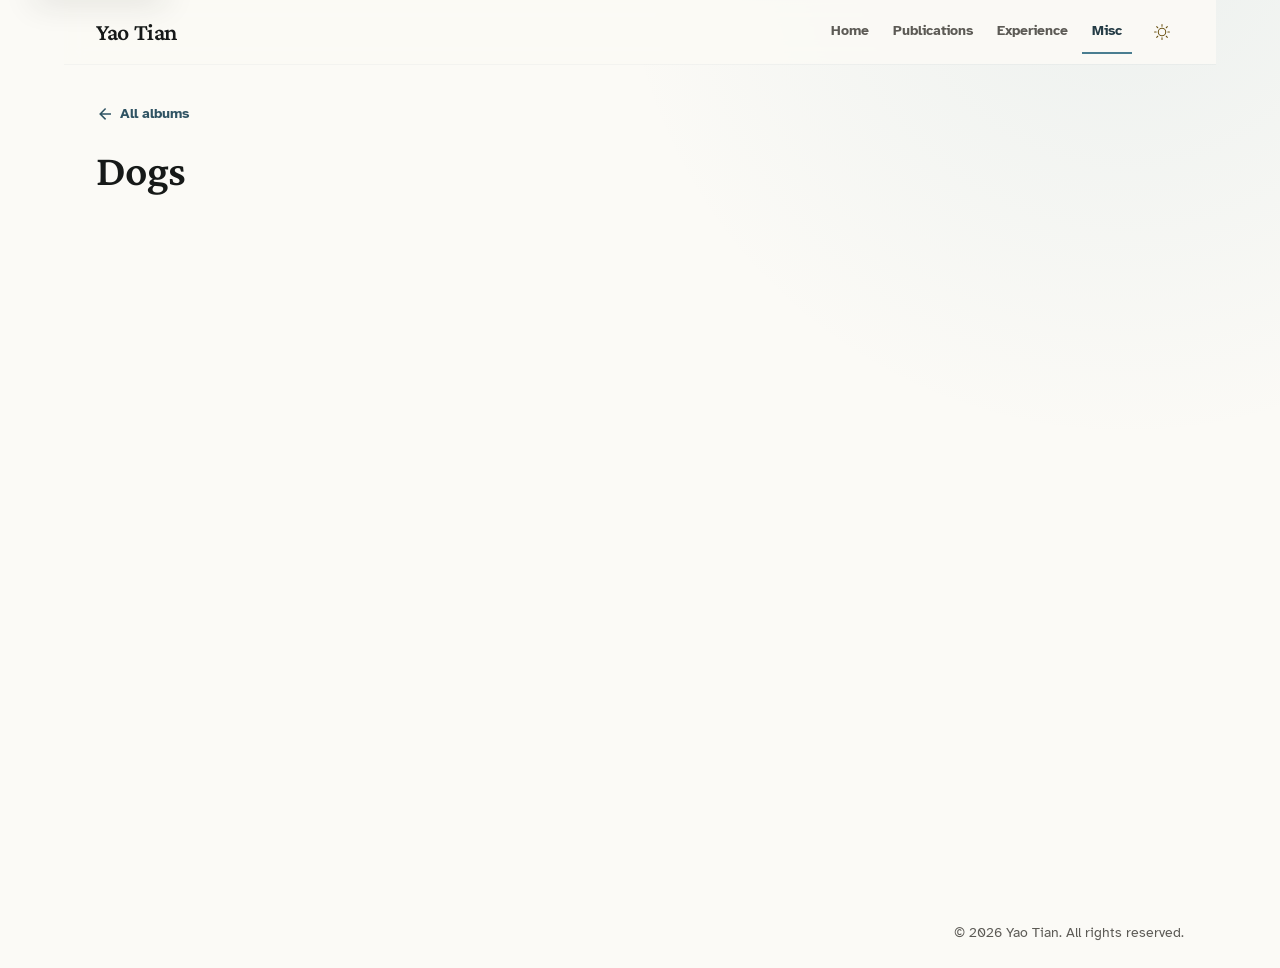
<file: misc/dogs/index.html>
<!DOCTYPE html><html lang="en"><head><meta charset="utf-8"><meta name="viewport" content="width=device-width, initial-scale=1, viewport-fit=cover"><meta name="generator" content="Astro v7.3.1"><link rel="sitemap" href="https://www.ustyaotian.com/sitemap-index.xml"><title>Dogs | Yao Tian 田瑶</title><link rel="canonical" href="https://www.ustyaotian.com/misc/dogs/"><meta name="description" content="Yao Tian 田瑶"><meta name="robots" content="index, follow, max-snippet:-1, max-image-preview:large, max-video-preview:-1"><meta property="og:title" content="Dogs | Yao Tian 田瑶"><meta property="og:type" content="website"><meta property="og:image" content="https://www.ustyaotian.com/_astro/hobby-04.Be19jfLD.jpg"><meta property="og:url" content="https://www.ustyaotian.com/misc/dogs/"><meta property="og:description" content="Yao Tian 田瑶"><meta property="og:locale" content="en_US"><meta property="og:site_name" content="Yao Tian 田瑶"><meta property="og:image:url" content="https://www.ustyaotian.com/_astro/hobby-04.Be19jfLD.jpg"><meta property="og:image:secure_url" content="https://www.ustyaotian.com/_astro/hobby-04.Be19jfLD.jpg"><meta property="og:image:alt" content="Site icon"><meta name="twitter:card" content="summary"><meta name="twitter:title" content="Dogs | Yao Tian 田瑶"><meta name="twitter:image" content="https://www.ustyaotian.com/_astro/hobby-04.Be19jfLD.jpg"><meta name="twitter:image:alt" content="Site icon"><meta name="twitter:description" content="Yao Tian 田瑶"><link rel="icon" type="image/svg+xml" href="../../favicon.svg"><meta name="author" content="Yao Tian"><script type="application/ld+json">{"@context":"https://schema.org","@graph":[{"@type":"Person","@id":"https://www.ustyaotian.com/#person","name":"Yao Tian","url":"https://www.ustyaotian.com/","image":{"@type":"ImageObject","url":"https://www.ustyaotian.com/"}},{"@type":"WebSite","@id":"https://www.ustyaotian.com/#website","url":"https://www.ustyaotian.com/","name":"Yao Tian 田瑶","description":"Yao Tian 田瑶","inLanguage":"en","author":{"@id":"https://www.ustyaotian.com/#person"}},{"@type":"ImageObject","@id":"https://www.ustyaotian.com/misc/dogs/#primaryimage","url":"https://www.ustyaotian.com/_astro/hobby-04.Be19jfLD.jpg"},{"@type":"WebPage","@id":"https://www.ustyaotian.com/misc/dogs/#webpage","url":"https://www.ustyaotian.com/misc/dogs/","name":"Dogs","description":"Yao Tian 田瑶","inLanguage":"en","isPartOf":{"@id":"https://www.ustyaotian.com/#website"},"primaryImageOfPage":{"@id":"https://www.ustyaotian.com/misc/dogs/#primaryimage"},"author":{"@id":"https://www.ustyaotian.com/#person"}},{"@type":"BreadcrumbList","@id":"https://www.ustyaotian.com/misc/dogs/#breadcrumb","itemListElement":[{"@type":"ListItem","position":1,"name":"Home","item":"https://www.ustyaotian.com/"},{"@type":"ListItem","position":2,"name":"Misc","item":"https://www.ustyaotian.com/misc/"},{"@type":"ListItem","position":3,"name":"Dogs","item":"https://www.ustyaotian.com/misc/dogs/"}]}]}</script><script>
      // Use standard full-page navigation across local and hosted previews.
      document.addEventListener("DOMContentLoaded", () => {
        document.dispatchEvent(new Event("astro:page-load"));
      }, { once: true });
    </script><!-- Apply the stored/system theme before the page paints. --><script>
      (() => {
        const storageKey = "site-theme";
        let storedTheme = null;

        try {
          storedTheme = localStorage.getItem(storageKey);
        } catch {
          // Storage can be unavailable in privacy-restricted contexts.
        }

        const prefersDark =
          window.matchMedia?.("(prefers-color-scheme: dark)").matches ?? false;
        const isDark =
          storedTheme === "dark" || (storedTheme !== "light" && prefersDark);

        document.documentElement.classList.toggle("dark", isDark);
        document.documentElement.dataset.theme = isDark ? "dark" : "light";

        document.addEventListener("astro:before-swap", (event) => {
          const currentTheme = document.documentElement.classList.contains("dark")
            ? "dark"
            : "light";

          event.newDocument.documentElement.classList.toggle(
            "dark",
            currentTheme === "dark",
          );
          event.newDocument.documentElement.dataset.theme = currentTheme;
        });
      })();
    </script><link rel="stylesheet" href="../../_astro/Layout.cwnYPO0N.css"><link rel="stylesheet" href="../../_astro/_astro_assets.BHsrmB4F.css"><link rel="stylesheet" href="../../_astro/_album_.KOCdd56C.css"><script type="module">"use strict";(()=>{var v={},d=new Set,c=new WeakSet,l=!0,m="hover",f=!1;function g(e){f||(f=!0,l??=e?.prefetchAll??!1,m??=e?.defaultStrategy??"hover",p(),w(),E(),y())}function p(){for(let e of["touchstart","mousedown"])document.addEventListener(e,t=>{let n=t.target.closest("a");i(n,"tap")&&s(n.href,{ignoreSlowConnection:!0})},{passive:!0})}function w(){let e;document.body.addEventListener("focusin",o=>{let r=o.target.closest("a");i(r,"hover")&&t(r.href)},{passive:!0}),document.body.addEventListener("focusout",n,{passive:!0}),u(()=>{for(let o of document.getElementsByTagName("a"))c.has(o)||i(o,"hover")&&(c.add(o),o.addEventListener("mouseenter",r=>t(r.currentTarget.href),{passive:!0}),o.addEventListener("mouseleave",n,{passive:!0}))});function t(o){e&&clearTimeout(e),e=setTimeout(()=>{s(o)},80)}function n(){e&&=(clearTimeout(e),0)}}function E(){let e;u(()=>{for(let t of document.getElementsByTagName("a"))c.has(t)||i(t,"viewport")&&(c.add(t),e??=b(),e.observe(t))})}function b(){let e=new WeakMap;return new IntersectionObserver((t,n)=>{for(let o of t){let r=o.target,a=e.get(r);o.isIntersecting?(a&&clearTimeout(a),e.set(r,setTimeout(()=>{n.unobserve(r),e.delete(r),s(r.href)},300))):a&&(clearTimeout(a),e.delete(r))}})}function y(){u(()=>{for(let e of document.getElementsByTagName("a"))i(e,"load")&&s(e.href)})}function s(e,t){e=e.replace(/#.*/,"");let n=t?.ignoreSlowConnection??!1;if(T(e,n))if(d.add(e),document.createElement("link").relList?.supports?.("prefetch")){let o=document.createElement("link");o.rel="prefetch",o.setAttribute("href",e),document.head.append(o)}else{let o=new Headers;for(let[r,a]of Object.entries(v))o.set(r,a);fetch(e,{priority:"low",headers:o}).catch(()=>{})}}function T(e,t){if(!navigator.onLine||!t&&h())return!1;try{let n=new URL(e,location.href);return location.origin===n.origin&&(location.pathname!==n.pathname||location.search!==n.search)&&!d.has(e)}catch{}return!1}function i(e,t){if(e?.tagName!=="A")return!1;let n=e.dataset.astroPrefetch;return n==="false"?!1:t==="tap"&&(n!=null||l)&&h()?!0:n==null&&l||n===""?t===m:n===t}function h(){if("connection"in navigator){let e=navigator.connection;return e.saveData||/2g/.test(e.effectiveType)}return!1}function u(e){e();let t=!1;document.addEventListener("astro:page-load",()=>{if(!t){t=!0;return}e()}),new MutationObserver(n=>{for(let o of n)for(let r of o.addedNodes)if(r instanceof Element&&(r.tagName==="A"||r.querySelector?.("a"))){e();return}}).observe(document.body,{childList:!0,subtree:!0})}g();})();
</script></head><body class="min-h-[100dvh] bg-paper-50 text-ink-900 font-sans transition-colors duration-200 dark:bg-ink-950 dark:text-paper-100"><a href="#main-content" class="fixed left-4 top-0 z-[100] inline-flex min-h-11 -translate-y-full items-center rounded-lg bg-accent-800 px-4 py-2 text-sm font-bold text-white no-underline shadow-lg transition-transform focus:translate-y-3">Skip to main content</a><div class="mx-auto flex min-h-[100dvh] max-w-6xl flex-col px-4 sm:px-6 md:px-8"><header class="site-header liquid-glass-bar sticky top-0 z-40 -mx-4 mb-5 border-b px-4 sm:-mx-6 sm:px-6 md:-mx-8 md:px-8"><div class="relative flex min-h-16 items-center justify-between gap-4 py-1.5"><a data-site-title class="group inline-flex min-h-11 min-w-0 items-center rounded-md text-ink-950 no-underline dark:text-paper-50" href="../../index.html"><span class="truncate font-heading text-2xl font-semibold tracking-[-0.015em]">Yao Tian</span></a><!-- Desktop navigation and actions --><div class="desktop-nav-shell hidden lg:flex"><nav aria-label="Primary navigation"><ul class="m-0 flex list-none items-center gap-1 p-0"><li><a class="desktop-nav-link inline-flex min-h-11 items-center px-2.5 text-sm font-bold no-underline transition-colors duration-150 text-ink-600 hover:text-ink-950 dark:text-paper-400 dark:hover:text-paper-100" href="../../index.html">Home</a></li><li><a class="desktop-nav-link inline-flex min-h-11 items-center px-2.5 text-sm font-bold no-underline transition-colors duration-150 text-ink-600 hover:text-ink-950 dark:text-paper-400 dark:hover:text-paper-100" href="../../publications/index.html">Publications</a></li><li><a class="desktop-nav-link inline-flex min-h-11 items-center px-2.5 text-sm font-bold no-underline transition-colors duration-150 text-ink-600 hover:text-ink-950 dark:text-paper-400 dark:hover:text-paper-100" href="../../cv/index.html">Experience</a></li><li><a class="desktop-nav-link inline-flex min-h-11 items-center px-2.5 text-sm font-bold no-underline transition-colors duration-150 text-accent-900 dark:text-accent-100" href="../index.html" aria-current="page">Misc</a></li></ul></nav><button type="button" data-theme-toggle class="glass-control theme-switch-button inline-flex shrink-0 cursor-pointer items-center justify-center text-ink-600 dark:text-paper-300" aria-label="Switch to dark mode" title="Switch to dark mode"><span class="theme-switch-visual" aria-hidden="true"><span class="theme-switch-thumb"></span><span class="theme-switch-icon theme-switch-icon-sun i-ph-sun"></span><span class="theme-switch-icon theme-switch-icon-moon i-ph-moon"></span></span></button></div><!-- Mobile menu button --><button type="button" id="mobile-menu-toggle" class="icon-button z-50 lg:hidden" aria-label="Open navigation menu" aria-controls="mobile-menu" aria-expanded="false"><span class="sr-only">Toggle menu</span><span id="icon-menu" class="i-ph-list-bold text-xl transition-transform duration-200" aria-hidden="true"></span><span id="icon-close" class="i-ph-x-bold hidden text-xl transition-transform duration-200" aria-hidden="true"></span></button><!-- Mobile dropdown menu --><div id="mobile-menu" hidden class="glass-popover invisible absolute inset-x-0 top-full z-40 mt-2 max-h-[calc(100dvh-5rem)] w-auto max-w-none origin-top scale-95 overflow-y-auto overscroll-contain rounded-xl p-2 opacity-0 transition-[opacity,transform,visibility] duration-200 sm:left-auto sm:w-64 sm:max-w-[calc(100vw-2rem)] sm:origin-top-right lg:hidden"><nav aria-label="Mobile navigation"><ul class="m-0 flex list-none flex-col gap-1 p-0"><li><a class="glass-nav-link flex min-h-11 items-center rounded-[0.625rem] border border-transparent px-3 text-sm font-bold no-underline transition-colors text-ink-700 hover:bg-accent-50/75 hover:text-ink-950 dark:text-paper-300 dark:hover:bg-accent-900/35 dark:hover:text-paper-50" href="../../index.html">Home</a></li><li><a class="glass-nav-link flex min-h-11 items-center rounded-[0.625rem] border border-transparent px-3 text-sm font-bold no-underline transition-colors text-ink-700 hover:bg-accent-50/75 hover:text-ink-950 dark:text-paper-300 dark:hover:bg-accent-900/35 dark:hover:text-paper-50" href="../../publications/index.html">Publications</a></li><li><a class="glass-nav-link flex min-h-11 items-center rounded-[0.625rem] border border-transparent px-3 text-sm font-bold no-underline transition-colors text-ink-700 hover:bg-accent-50/75 hover:text-ink-950 dark:text-paper-300 dark:hover:bg-accent-900/35 dark:hover:text-paper-50" href="../../cv/index.html">Experience</a></li><li><a class="glass-nav-link flex min-h-11 items-center rounded-[0.625rem] border border-transparent px-3 text-sm font-bold no-underline transition-colors glass-active text-accent-900 dark:text-accent-100" href="../index.html" aria-current="page">Misc</a></li></ul></nav><div class="mt-2 border-t border-paper-300 pt-2 dark:border-ink-700"><button type="button" data-theme-toggle class="glass-control theme-menu-button flex min-h-11 w-full cursor-pointer items-center gap-2 text-left text-sm font-bold text-ink-700 transition-colors dark:text-paper-300" aria-label="Switch to dark mode" title="Switch to dark mode"><span data-theme-label class="whitespace-nowrap">Dark mode</span><span class="theme-switch-visual" aria-hidden="true"><span class="theme-switch-thumb"></span><span class="theme-switch-icon theme-switch-icon-sun i-ph-sun"></span><span class="theme-switch-icon theme-switch-icon-moon i-ph-moon"></span></span></button></div></div></div></header><main id="main-content" tabindex="-1" class="flex-1 space-y-6 sm:space-y-7"><div class="page-stack" data-astro-cid-42llvaat><header class="page-header space-y-3" data-astro-cid-42llvaat><a class="action-link w-fit px-0" href="../index.html" data-astro-cid-42llvaat><span class="i-mdi:arrow-left" aria-hidden="true" data-astro-cid-42llvaat></span>All albums</a><h1 class="page-title" data-astro-cid-42llvaat>Dogs</h1></header><div class="album-photos" data-astro-cid-42llvaat><a href="../../_astro/hobby-04.Be19jfLD.jpg" style="--aspect: 1" data-astro-cid-42llvaat><img src="../../_astro/hobby-04.Be19jfLD_Z1mimIK.webp" srcset="../../_astro/hobby-04.Be19jfLD_1B5VqX.webp 320w, ../../_astro/hobby-04.Be19jfLD_Z1FYodk.webp 640w, ../../_astro/hobby-04.Be19jfLD_67oVj.webp 960w, ../../_astro/hobby-04.Be19jfLD_Z1mimIK.webp 1080w" alt="A woman sitting on the floor surrounded by dogs." sizes="(max-width: 40rem) calc(100vw - 2rem), 60vw" loading="eager" decoding="async" data-astro-cid-42llvaat="true" width="1080" height="1080"></a></div></div></main><footer class="site-footer mt-8 border-t border-paper-300 pt-6 text-sm text-ink-600 dark:border-ink-700 dark:text-paper-400 sm:mt-10"><div class="flex flex-col gap-4 sm:flex-row sm:items-center sm:justify-between"><p class="m-0 ml-auto text-right">&copy; 2026 Yao Tian. All rights reserved.</p></div></footer></div><!-- Mobile floating back-to-top action --><div class="mobile-safe-action fixed z-50 md:hidden"><button type="button" id="back-to-top" tabindex="-1" class="icon-button pointer-events-none translate-y-4 opacity-0 duration-300 data-[visible=true]:pointer-events-auto data-[visible=true]:translate-y-0 data-[visible=true]:opacity-100" aria-label="Back to top" title="Back to top"><span class="i-ph-arrow-up-bold text-lg" aria-hidden="true"></span></button></div><script type="module">"use strict";(()=>{var b="site-theme",c;function v(e){return e?"auto":"smooth"}function E(e,t){e.setAttribute("data-visible",String(t)),e.tabIndex=t?0:-1}function L(){try{let e=localStorage.getItem(b);return e==="dark"||e==="light"?e:null}catch{return null}}function g(){return document.documentElement.classList.contains("dark")?"dark":"light"}function p(e,t){let n=t==="dark"?"light":"dark",i=`Switch to ${n} mode`,o=`${n==="dark"?"Dark":"Light"} mode`;e.querySelectorAll("[data-theme-toggle]").forEach(a=>{a.setAttribute("aria-label",i),a.setAttribute("title",i),a.querySelectorAll("[data-theme-label]").forEach(l=>{l.textContent=o})})}function s(e,t=document){document.documentElement.classList.toggle("dark",e==="dark"),document.documentElement.dataset.theme=e,p(t,e)}function w(e,t){s(g(),e),e.querySelectorAll("[data-theme-toggle]").forEach(n=>{n.addEventListener("click",()=>{let i=g()==="dark"?"light":"dark";s(i,e);try{localStorage.setItem(b,i)}catch{}},{signal:t})})}function k(e,t){window.matchMedia&&window.matchMedia("(prefers-color-scheme: dark)").addEventListener("change",n=>{L()||s(n.matches?"dark":"light",e)},{signal:t})}function y(e){let t=document.getElementById("mobile-menu-toggle"),n=document.getElementById("mobile-menu"),i=document.getElementById("icon-menu"),o=document.getElementById("icon-close");if(!t||!n||!i||!o)return;let a=d=>{let r=d?"Close navigation menu":"Open navigation menu";t.setAttribute("aria-label",r),t.setAttribute("title",r)},l=()=>{t.setAttribute("aria-expanded","false"),n.hidden=!0,n.classList.add("opacity-0","scale-95","invisible"),n.classList.remove("opacity-100","scale-100","visible"),i.classList.remove("hidden"),o.classList.add("hidden"),a(!1)},f=()=>{t.setAttribute("aria-expanded","true"),n.hidden=!1,n.classList.remove("opacity-0","scale-95","invisible"),n.classList.add("opacity-100","scale-100","visible"),i.classList.add("hidden"),o.classList.remove("hidden"),a(!0)},u=window.matchMedia("(min-width: 1024px)"),m=d=>{d.matches&&l()};u.addEventListener("change",m,{signal:e}),m(u),t.addEventListener("click",d=>{d.stopPropagation(),t.getAttribute("aria-expanded")==="true"?l():f()},{signal:e}),document.addEventListener("click",d=>{let r=d.target;r instanceof Node&&t.getAttribute("aria-expanded")==="true"&&!n.contains(r)&&!t.contains(r)&&l()},{signal:e}),document.addEventListener("keydown",d=>{d.key==="Escape"&&t.getAttribute("aria-expanded")==="true"&&(l(),t.focus())},{signal:e}),a(!1)}function A(e){let t=document.getElementById("back-to-top");if(!t)return;let n=0,i=null,o=()=>{n||=window.requestAnimationFrame(()=>{n=0;let a=window.scrollY>300;a!==i&&(i=a,E(t,a))})};window.addEventListener("scroll",o,{passive:!0,signal:e}),t.addEventListener("click",()=>{let a=window.matchMedia?.("(prefers-reduced-motion: reduce)").matches??!1;window.scrollTo({top:0,behavior:v(a)})},{signal:e}),e.addEventListener("abort",()=>window.cancelAnimationFrame(n),{once:!0}),o()}function h(){c?.abort(),c=new AbortController;let{signal:e}=c;y(e),w(document,e),k(document,e),A(e),document.querySelectorAll(".prose table:not([tabindex])").forEach(t=>{t.tabIndex=0})}function x(){if(document.readyState==="loading"){document.addEventListener("DOMContentLoaded",h,{once:!0});return}h()}document.addEventListener("astro:page-load",x);})();
</script></body></html>
</file>
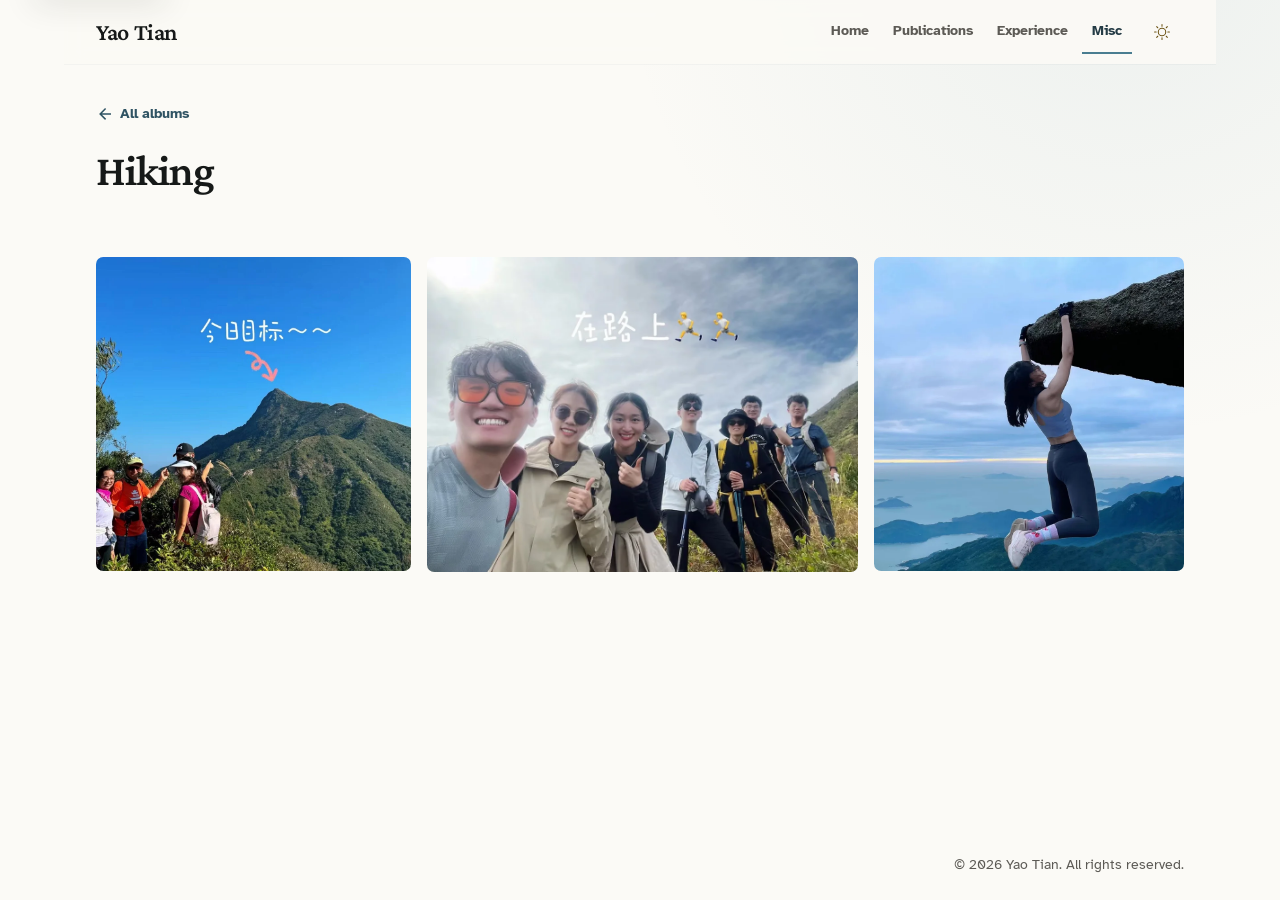
<file: misc/hiking/index.html>
<!DOCTYPE html><html lang="en"><head><meta charset="utf-8"><meta name="viewport" content="width=device-width, initial-scale=1, viewport-fit=cover"><meta name="generator" content="Astro v7.3.1"><link rel="sitemap" href="https://www.ustyaotian.com/sitemap-index.xml"><title>Hiking | Yao Tian 田瑶</title><link rel="canonical" href="https://www.ustyaotian.com/misc/hiking/"><meta name="description" content="Yao Tian 田瑶"><meta name="robots" content="index, follow, max-snippet:-1, max-image-preview:large, max-video-preview:-1"><meta property="og:title" content="Hiking | Yao Tian 田瑶"><meta property="og:type" content="website"><meta property="og:image" content="https://www.ustyaotian.com/_astro/hobby-06.CEqSTQjM.jpg"><meta property="og:url" content="https://www.ustyaotian.com/misc/hiking/"><meta property="og:description" content="Yao Tian 田瑶"><meta property="og:locale" content="en_US"><meta property="og:site_name" content="Yao Tian 田瑶"><meta property="og:image:url" content="https://www.ustyaotian.com/_astro/hobby-06.CEqSTQjM.jpg"><meta property="og:image:secure_url" content="https://www.ustyaotian.com/_astro/hobby-06.CEqSTQjM.jpg"><meta property="og:image:alt" content="Site icon"><meta name="twitter:card" content="summary"><meta name="twitter:title" content="Hiking | Yao Tian 田瑶"><meta name="twitter:image" content="https://www.ustyaotian.com/_astro/hobby-06.CEqSTQjM.jpg"><meta name="twitter:image:alt" content="Site icon"><meta name="twitter:description" content="Yao Tian 田瑶"><link rel="icon" type="image/svg+xml" href="../../favicon.svg"><meta name="author" content="Yao Tian"><script type="application/ld+json">{"@context":"https://schema.org","@graph":[{"@type":"Person","@id":"https://www.ustyaotian.com/#person","name":"Yao Tian","url":"https://www.ustyaotian.com/","image":{"@type":"ImageObject","url":"https://www.ustyaotian.com/"}},{"@type":"WebSite","@id":"https://www.ustyaotian.com/#website","url":"https://www.ustyaotian.com/","name":"Yao Tian 田瑶","description":"Yao Tian 田瑶","inLanguage":"en","author":{"@id":"https://www.ustyaotian.com/#person"}},{"@type":"ImageObject","@id":"https://www.ustyaotian.com/misc/hiking/#primaryimage","url":"https://www.ustyaotian.com/_astro/hobby-06.CEqSTQjM.jpg"},{"@type":"WebPage","@id":"https://www.ustyaotian.com/misc/hiking/#webpage","url":"https://www.ustyaotian.com/misc/hiking/","name":"Hiking","description":"Yao Tian 田瑶","inLanguage":"en","isPartOf":{"@id":"https://www.ustyaotian.com/#website"},"primaryImageOfPage":{"@id":"https://www.ustyaotian.com/misc/hiking/#primaryimage"},"author":{"@id":"https://www.ustyaotian.com/#person"}},{"@type":"BreadcrumbList","@id":"https://www.ustyaotian.com/misc/hiking/#breadcrumb","itemListElement":[{"@type":"ListItem","position":1,"name":"Home","item":"https://www.ustyaotian.com/"},{"@type":"ListItem","position":2,"name":"Misc","item":"https://www.ustyaotian.com/misc/"},{"@type":"ListItem","position":3,"name":"Hiking","item":"https://www.ustyaotian.com/misc/hiking/"}]}]}</script><script>
      // Use standard full-page navigation across local and hosted previews.
      document.addEventListener("DOMContentLoaded", () => {
        document.dispatchEvent(new Event("astro:page-load"));
      }, { once: true });
    </script><!-- Apply the stored/system theme before the page paints. --><script>
      (() => {
        const storageKey = "site-theme";
        let storedTheme = null;

        try {
          storedTheme = localStorage.getItem(storageKey);
        } catch {
          // Storage can be unavailable in privacy-restricted contexts.
        }

        const prefersDark =
          window.matchMedia?.("(prefers-color-scheme: dark)").matches ?? false;
        const isDark =
          storedTheme === "dark" || (storedTheme !== "light" && prefersDark);

        document.documentElement.classList.toggle("dark", isDark);
        document.documentElement.dataset.theme = isDark ? "dark" : "light";

        document.addEventListener("astro:before-swap", (event) => {
          const currentTheme = document.documentElement.classList.contains("dark")
            ? "dark"
            : "light";

          event.newDocument.documentElement.classList.toggle(
            "dark",
            currentTheme === "dark",
          );
          event.newDocument.documentElement.dataset.theme = currentTheme;
        });
      })();
    </script><link rel="stylesheet" href="../../_astro/Layout.cwnYPO0N.css"><link rel="stylesheet" href="../../_astro/_astro_assets.BHsrmB4F.css"><link rel="stylesheet" href="../../_astro/_album_.KOCdd56C.css"><script type="module">"use strict";(()=>{var v={},d=new Set,c=new WeakSet,l=!0,m="hover",f=!1;function g(e){f||(f=!0,l??=e?.prefetchAll??!1,m??=e?.defaultStrategy??"hover",p(),w(),E(),y())}function p(){for(let e of["touchstart","mousedown"])document.addEventListener(e,t=>{let n=t.target.closest("a");i(n,"tap")&&s(n.href,{ignoreSlowConnection:!0})},{passive:!0})}function w(){let e;document.body.addEventListener("focusin",o=>{let r=o.target.closest("a");i(r,"hover")&&t(r.href)},{passive:!0}),document.body.addEventListener("focusout",n,{passive:!0}),u(()=>{for(let o of document.getElementsByTagName("a"))c.has(o)||i(o,"hover")&&(c.add(o),o.addEventListener("mouseenter",r=>t(r.currentTarget.href),{passive:!0}),o.addEventListener("mouseleave",n,{passive:!0}))});function t(o){e&&clearTimeout(e),e=setTimeout(()=>{s(o)},80)}function n(){e&&=(clearTimeout(e),0)}}function E(){let e;u(()=>{for(let t of document.getElementsByTagName("a"))c.has(t)||i(t,"viewport")&&(c.add(t),e??=b(),e.observe(t))})}function b(){let e=new WeakMap;return new IntersectionObserver((t,n)=>{for(let o of t){let r=o.target,a=e.get(r);o.isIntersecting?(a&&clearTimeout(a),e.set(r,setTimeout(()=>{n.unobserve(r),e.delete(r),s(r.href)},300))):a&&(clearTimeout(a),e.delete(r))}})}function y(){u(()=>{for(let e of document.getElementsByTagName("a"))i(e,"load")&&s(e.href)})}function s(e,t){e=e.replace(/#.*/,"");let n=t?.ignoreSlowConnection??!1;if(T(e,n))if(d.add(e),document.createElement("link").relList?.supports?.("prefetch")){let o=document.createElement("link");o.rel="prefetch",o.setAttribute("href",e),document.head.append(o)}else{let o=new Headers;for(let[r,a]of Object.entries(v))o.set(r,a);fetch(e,{priority:"low",headers:o}).catch(()=>{})}}function T(e,t){if(!navigator.onLine||!t&&h())return!1;try{let n=new URL(e,location.href);return location.origin===n.origin&&(location.pathname!==n.pathname||location.search!==n.search)&&!d.has(e)}catch{}return!1}function i(e,t){if(e?.tagName!=="A")return!1;let n=e.dataset.astroPrefetch;return n==="false"?!1:t==="tap"&&(n!=null||l)&&h()?!0:n==null&&l||n===""?t===m:n===t}function h(){if("connection"in navigator){let e=navigator.connection;return e.saveData||/2g/.test(e.effectiveType)}return!1}function u(e){e();let t=!1;document.addEventListener("astro:page-load",()=>{if(!t){t=!0;return}e()}),new MutationObserver(n=>{for(let o of n)for(let r of o.addedNodes)if(r instanceof Element&&(r.tagName==="A"||r.querySelector?.("a"))){e();return}}).observe(document.body,{childList:!0,subtree:!0})}g();})();
</script></head><body class="min-h-[100dvh] bg-paper-50 text-ink-900 font-sans transition-colors duration-200 dark:bg-ink-950 dark:text-paper-100"><a href="#main-content" class="fixed left-4 top-0 z-[100] inline-flex min-h-11 -translate-y-full items-center rounded-lg bg-accent-800 px-4 py-2 text-sm font-bold text-white no-underline shadow-lg transition-transform focus:translate-y-3">Skip to main content</a><div class="mx-auto flex min-h-[100dvh] max-w-6xl flex-col px-4 sm:px-6 md:px-8"><header class="site-header liquid-glass-bar sticky top-0 z-40 -mx-4 mb-5 border-b px-4 sm:-mx-6 sm:px-6 md:-mx-8 md:px-8"><div class="relative flex min-h-16 items-center justify-between gap-4 py-1.5"><a data-site-title class="group inline-flex min-h-11 min-w-0 items-center rounded-md text-ink-950 no-underline dark:text-paper-50" href="../../index.html"><span class="truncate font-heading text-2xl font-semibold tracking-[-0.015em]">Yao Tian</span></a><!-- Desktop navigation and actions --><div class="desktop-nav-shell hidden lg:flex"><nav aria-label="Primary navigation"><ul class="m-0 flex list-none items-center gap-1 p-0"><li><a class="desktop-nav-link inline-flex min-h-11 items-center px-2.5 text-sm font-bold no-underline transition-colors duration-150 text-ink-600 hover:text-ink-950 dark:text-paper-400 dark:hover:text-paper-100" href="../../index.html">Home</a></li><li><a class="desktop-nav-link inline-flex min-h-11 items-center px-2.5 text-sm font-bold no-underline transition-colors duration-150 text-ink-600 hover:text-ink-950 dark:text-paper-400 dark:hover:text-paper-100" href="../../publications/index.html">Publications</a></li><li><a class="desktop-nav-link inline-flex min-h-11 items-center px-2.5 text-sm font-bold no-underline transition-colors duration-150 text-ink-600 hover:text-ink-950 dark:text-paper-400 dark:hover:text-paper-100" href="../../cv/index.html">Experience</a></li><li><a class="desktop-nav-link inline-flex min-h-11 items-center px-2.5 text-sm font-bold no-underline transition-colors duration-150 text-accent-900 dark:text-accent-100" href="../index.html" aria-current="page">Misc</a></li></ul></nav><button type="button" data-theme-toggle class="glass-control theme-switch-button inline-flex shrink-0 cursor-pointer items-center justify-center text-ink-600 dark:text-paper-300" aria-label="Switch to dark mode" title="Switch to dark mode"><span class="theme-switch-visual" aria-hidden="true"><span class="theme-switch-thumb"></span><span class="theme-switch-icon theme-switch-icon-sun i-ph-sun"></span><span class="theme-switch-icon theme-switch-icon-moon i-ph-moon"></span></span></button></div><!-- Mobile menu button --><button type="button" id="mobile-menu-toggle" class="icon-button z-50 lg:hidden" aria-label="Open navigation menu" aria-controls="mobile-menu" aria-expanded="false"><span class="sr-only">Toggle menu</span><span id="icon-menu" class="i-ph-list-bold text-xl transition-transform duration-200" aria-hidden="true"></span><span id="icon-close" class="i-ph-x-bold hidden text-xl transition-transform duration-200" aria-hidden="true"></span></button><!-- Mobile dropdown menu --><div id="mobile-menu" hidden class="glass-popover invisible absolute inset-x-0 top-full z-40 mt-2 max-h-[calc(100dvh-5rem)] w-auto max-w-none origin-top scale-95 overflow-y-auto overscroll-contain rounded-xl p-2 opacity-0 transition-[opacity,transform,visibility] duration-200 sm:left-auto sm:w-64 sm:max-w-[calc(100vw-2rem)] sm:origin-top-right lg:hidden"><nav aria-label="Mobile navigation"><ul class="m-0 flex list-none flex-col gap-1 p-0"><li><a class="glass-nav-link flex min-h-11 items-center rounded-[0.625rem] border border-transparent px-3 text-sm font-bold no-underline transition-colors text-ink-700 hover:bg-accent-50/75 hover:text-ink-950 dark:text-paper-300 dark:hover:bg-accent-900/35 dark:hover:text-paper-50" href="../../index.html">Home</a></li><li><a class="glass-nav-link flex min-h-11 items-center rounded-[0.625rem] border border-transparent px-3 text-sm font-bold no-underline transition-colors text-ink-700 hover:bg-accent-50/75 hover:text-ink-950 dark:text-paper-300 dark:hover:bg-accent-900/35 dark:hover:text-paper-50" href="../../publications/index.html">Publications</a></li><li><a class="glass-nav-link flex min-h-11 items-center rounded-[0.625rem] border border-transparent px-3 text-sm font-bold no-underline transition-colors text-ink-700 hover:bg-accent-50/75 hover:text-ink-950 dark:text-paper-300 dark:hover:bg-accent-900/35 dark:hover:text-paper-50" href="../../cv/index.html">Experience</a></li><li><a class="glass-nav-link flex min-h-11 items-center rounded-[0.625rem] border border-transparent px-3 text-sm font-bold no-underline transition-colors glass-active text-accent-900 dark:text-accent-100" href="../index.html" aria-current="page">Misc</a></li></ul></nav><div class="mt-2 border-t border-paper-300 pt-2 dark:border-ink-700"><button type="button" data-theme-toggle class="glass-control theme-menu-button flex min-h-11 w-full cursor-pointer items-center gap-2 text-left text-sm font-bold text-ink-700 transition-colors dark:text-paper-300" aria-label="Switch to dark mode" title="Switch to dark mode"><span data-theme-label class="whitespace-nowrap">Dark mode</span><span class="theme-switch-visual" aria-hidden="true"><span class="theme-switch-thumb"></span><span class="theme-switch-icon theme-switch-icon-sun i-ph-sun"></span><span class="theme-switch-icon theme-switch-icon-moon i-ph-moon"></span></span></button></div></div></div></header><main id="main-content" tabindex="-1" class="flex-1 space-y-6 sm:space-y-7"><div class="page-stack" data-astro-cid-42llvaat><header class="page-header space-y-3" data-astro-cid-42llvaat><a class="action-link w-fit px-0" href="../index.html" data-astro-cid-42llvaat><span class="i-mdi:arrow-left" aria-hidden="true" data-astro-cid-42llvaat></span>All albums</a><h1 class="page-title" data-astro-cid-42llvaat>Hiking</h1></header><div class="album-photos" data-astro-cid-42llvaat><a href="../../_astro/hobby-05.Bg1fHV_Q.jpg" style="--aspect: 1" data-astro-cid-42llvaat><img src="../../_astro/hobby-05.Bg1fHV_Q_1AUPaF.webp" srcset="../../_astro/hobby-05.Bg1fHV_Q_Z1qNUEx.webp 320w, ../../_astro/hobby-05.Bg1fHV_Q_lhRu6.webp 640w, ../../_astro/hobby-05.Bg1fHV_Q_28oFDJ.webp 960w, ../../_astro/hobby-05.Bg1fHV_Q_1AUPaF.webp 1072w" alt="Hikers pointing toward a mountain peak under a clear blue sky." sizes="(max-width: 40rem) calc(100vw - 2rem), 60vw" loading="eager" decoding="async" data-astro-cid-42llvaat="true" width="1072" height="1072"></a><a href="../../_astro/hobby-06.CEqSTQjM.jpg" style="--aspect: 1.3719185423365488" data-astro-cid-42llvaat><img src="../../_astro/hobby-06.CEqSTQjM_ZzSDO6.webp" srcset="../../_astro/hobby-06.CEqSTQjM_Z23KKx1.webp 320w, ../../_astro/hobby-06.CEqSTQjM_1h132d.webp 640w, ../../_astro/hobby-06.CEqSTQjM_Z2gIjuN.webp 960w, ../../_astro/hobby-06.CEqSTQjM_ZzSDO6.webp 1280w" alt="A group selfie on a hillside trail, with hikers holding trekking poles." sizes="(max-width: 40rem) calc(100vw - 2rem), 60vw" loading="lazy" decoding="async" data-astro-cid-42llvaat="true" width="1280" height="933"></a><a href="../../_astro/hobby-07.AYWHw43W.jpg" style="--aspect: 0.9851851851851852" data-astro-cid-42llvaat><img src="../../_astro/hobby-07.AYWHw43W_z0X2b.webp" srcset="../../_astro/hobby-07.AYWHw43W_Z1TETG1.webp 320w, ../../_astro/hobby-07.AYWHw43W_NTYnd.webp 640w, ../../_astro/hobby-07.AYWHw43W_1X95Qu.webp 960w, ../../_astro/hobby-07.AYWHw43W_z0X2b.webp 1064w" alt="A woman hanging from a rock ledge with mountains and the sea behind her." sizes="(max-width: 40rem) calc(100vw - 2rem), 60vw" loading="lazy" decoding="async" data-astro-cid-42llvaat="true" width="1064" height="1080"></a></div></div></main><footer class="site-footer mt-8 border-t border-paper-300 pt-6 text-sm text-ink-600 dark:border-ink-700 dark:text-paper-400 sm:mt-10"><div class="flex flex-col gap-4 sm:flex-row sm:items-center sm:justify-between"><p class="m-0 ml-auto text-right">&copy; 2026 Yao Tian. All rights reserved.</p></div></footer></div><!-- Mobile floating back-to-top action --><div class="mobile-safe-action fixed z-50 md:hidden"><button type="button" id="back-to-top" tabindex="-1" class="icon-button pointer-events-none translate-y-4 opacity-0 duration-300 data-[visible=true]:pointer-events-auto data-[visible=true]:translate-y-0 data-[visible=true]:opacity-100" aria-label="Back to top" title="Back to top"><span class="i-ph-arrow-up-bold text-lg" aria-hidden="true"></span></button></div><script type="module">"use strict";(()=>{var b="site-theme",c;function v(e){return e?"auto":"smooth"}function E(e,t){e.setAttribute("data-visible",String(t)),e.tabIndex=t?0:-1}function L(){try{let e=localStorage.getItem(b);return e==="dark"||e==="light"?e:null}catch{return null}}function g(){return document.documentElement.classList.contains("dark")?"dark":"light"}function p(e,t){let n=t==="dark"?"light":"dark",i=`Switch to ${n} mode`,o=`${n==="dark"?"Dark":"Light"} mode`;e.querySelectorAll("[data-theme-toggle]").forEach(a=>{a.setAttribute("aria-label",i),a.setAttribute("title",i),a.querySelectorAll("[data-theme-label]").forEach(l=>{l.textContent=o})})}function s(e,t=document){document.documentElement.classList.toggle("dark",e==="dark"),document.documentElement.dataset.theme=e,p(t,e)}function w(e,t){s(g(),e),e.querySelectorAll("[data-theme-toggle]").forEach(n=>{n.addEventListener("click",()=>{let i=g()==="dark"?"light":"dark";s(i,e);try{localStorage.setItem(b,i)}catch{}},{signal:t})})}function k(e,t){window.matchMedia&&window.matchMedia("(prefers-color-scheme: dark)").addEventListener("change",n=>{L()||s(n.matches?"dark":"light",e)},{signal:t})}function y(e){let t=document.getElementById("mobile-menu-toggle"),n=document.getElementById("mobile-menu"),i=document.getElementById("icon-menu"),o=document.getElementById("icon-close");if(!t||!n||!i||!o)return;let a=d=>{let r=d?"Close navigation menu":"Open navigation menu";t.setAttribute("aria-label",r),t.setAttribute("title",r)},l=()=>{t.setAttribute("aria-expanded","false"),n.hidden=!0,n.classList.add("opacity-0","scale-95","invisible"),n.classList.remove("opacity-100","scale-100","visible"),i.classList.remove("hidden"),o.classList.add("hidden"),a(!1)},f=()=>{t.setAttribute("aria-expanded","true"),n.hidden=!1,n.classList.remove("opacity-0","scale-95","invisible"),n.classList.add("opacity-100","scale-100","visible"),i.classList.add("hidden"),o.classList.remove("hidden"),a(!0)},u=window.matchMedia("(min-width: 1024px)"),m=d=>{d.matches&&l()};u.addEventListener("change",m,{signal:e}),m(u),t.addEventListener("click",d=>{d.stopPropagation(),t.getAttribute("aria-expanded")==="true"?l():f()},{signal:e}),document.addEventListener("click",d=>{let r=d.target;r instanceof Node&&t.getAttribute("aria-expanded")==="true"&&!n.contains(r)&&!t.contains(r)&&l()},{signal:e}),document.addEventListener("keydown",d=>{d.key==="Escape"&&t.getAttribute("aria-expanded")==="true"&&(l(),t.focus())},{signal:e}),a(!1)}function A(e){let t=document.getElementById("back-to-top");if(!t)return;let n=0,i=null,o=()=>{n||=window.requestAnimationFrame(()=>{n=0;let a=window.scrollY>300;a!==i&&(i=a,E(t,a))})};window.addEventListener("scroll",o,{passive:!0,signal:e}),t.addEventListener("click",()=>{let a=window.matchMedia?.("(prefers-reduced-motion: reduce)").matches??!1;window.scrollTo({top:0,behavior:v(a)})},{signal:e}),e.addEventListener("abort",()=>window.cancelAnimationFrame(n),{once:!0}),o()}function h(){c?.abort(),c=new AbortController;let{signal:e}=c;y(e),w(document,e),k(document,e),A(e),document.querySelectorAll(".prose table:not([tabindex])").forEach(t=>{t.tabIndex=0})}function x(){if(document.readyState==="loading"){document.addEventListener("DOMContentLoaded",h,{once:!0});return}h()}document.addEventListener("astro:page-load",x);})();
</script></body></html>
</file>
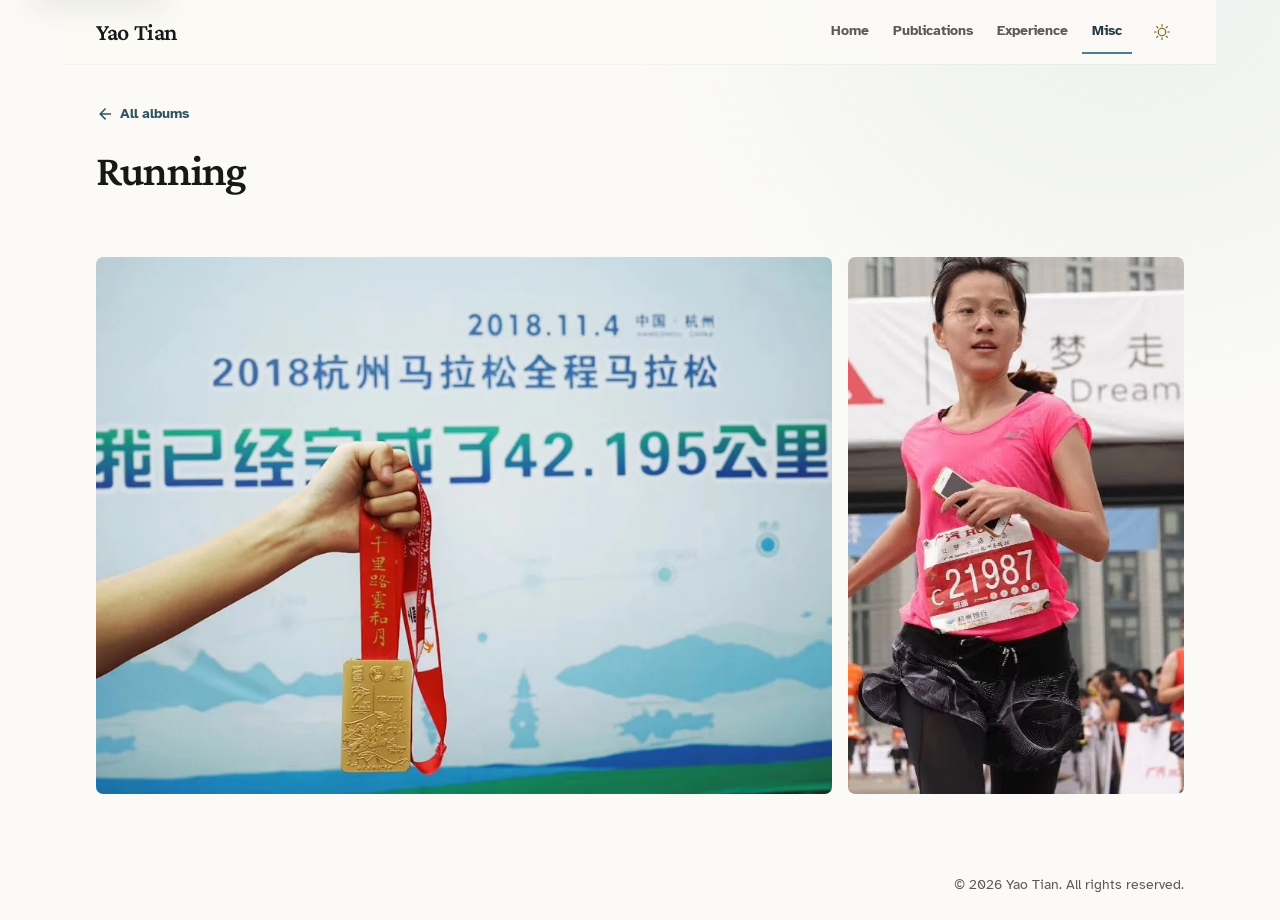
<file: misc/running/index.html>
<!DOCTYPE html><html lang="en"><head><meta charset="utf-8"><meta name="viewport" content="width=device-width, initial-scale=1, viewport-fit=cover"><meta name="generator" content="Astro v7.3.1"><link rel="sitemap" href="https://www.ustyaotian.com/sitemap-index.xml"><title>Running | Yao Tian 田瑶</title><link rel="canonical" href="https://www.ustyaotian.com/misc/running/"><meta name="description" content="Yao Tian 田瑶"><meta name="robots" content="index, follow, max-snippet:-1, max-image-preview:large, max-video-preview:-1"><meta property="og:title" content="Running | Yao Tian 田瑶"><meta property="og:type" content="website"><meta property="og:image" content="https://www.ustyaotian.com/_astro/hobby-02.CYTEBLVu.jpg"><meta property="og:url" content="https://www.ustyaotian.com/misc/running/"><meta property="og:description" content="Yao Tian 田瑶"><meta property="og:locale" content="en_US"><meta property="og:site_name" content="Yao Tian 田瑶"><meta property="og:image:url" content="https://www.ustyaotian.com/_astro/hobby-02.CYTEBLVu.jpg"><meta property="og:image:secure_url" content="https://www.ustyaotian.com/_astro/hobby-02.CYTEBLVu.jpg"><meta property="og:image:alt" content="Site icon"><meta name="twitter:card" content="summary"><meta name="twitter:title" content="Running | Yao Tian 田瑶"><meta name="twitter:image" content="https://www.ustyaotian.com/_astro/hobby-02.CYTEBLVu.jpg"><meta name="twitter:image:alt" content="Site icon"><meta name="twitter:description" content="Yao Tian 田瑶"><link rel="icon" type="image/svg+xml" href="../../favicon.svg"><meta name="author" content="Yao Tian"><script type="application/ld+json">{"@context":"https://schema.org","@graph":[{"@type":"Person","@id":"https://www.ustyaotian.com/#person","name":"Yao Tian","url":"https://www.ustyaotian.com/","image":{"@type":"ImageObject","url":"https://www.ustyaotian.com/"}},{"@type":"WebSite","@id":"https://www.ustyaotian.com/#website","url":"https://www.ustyaotian.com/","name":"Yao Tian 田瑶","description":"Yao Tian 田瑶","inLanguage":"en","author":{"@id":"https://www.ustyaotian.com/#person"}},{"@type":"ImageObject","@id":"https://www.ustyaotian.com/misc/running/#primaryimage","url":"https://www.ustyaotian.com/_astro/hobby-02.CYTEBLVu.jpg"},{"@type":"WebPage","@id":"https://www.ustyaotian.com/misc/running/#webpage","url":"https://www.ustyaotian.com/misc/running/","name":"Running","description":"Yao Tian 田瑶","inLanguage":"en","isPartOf":{"@id":"https://www.ustyaotian.com/#website"},"primaryImageOfPage":{"@id":"https://www.ustyaotian.com/misc/running/#primaryimage"},"author":{"@id":"https://www.ustyaotian.com/#person"}},{"@type":"BreadcrumbList","@id":"https://www.ustyaotian.com/misc/running/#breadcrumb","itemListElement":[{"@type":"ListItem","position":1,"name":"Home","item":"https://www.ustyaotian.com/"},{"@type":"ListItem","position":2,"name":"Misc","item":"https://www.ustyaotian.com/misc/"},{"@type":"ListItem","position":3,"name":"Running","item":"https://www.ustyaotian.com/misc/running/"}]}]}</script><script>
      // Use standard full-page navigation across local and hosted previews.
      document.addEventListener("DOMContentLoaded", () => {
        document.dispatchEvent(new Event("astro:page-load"));
      }, { once: true });
    </script><!-- Apply the stored/system theme before the page paints. --><script>
      (() => {
        const storageKey = "site-theme";
        let storedTheme = null;

        try {
          storedTheme = localStorage.getItem(storageKey);
        } catch {
          // Storage can be unavailable in privacy-restricted contexts.
        }

        const prefersDark =
          window.matchMedia?.("(prefers-color-scheme: dark)").matches ?? false;
        const isDark =
          storedTheme === "dark" || (storedTheme !== "light" && prefersDark);

        document.documentElement.classList.toggle("dark", isDark);
        document.documentElement.dataset.theme = isDark ? "dark" : "light";

        document.addEventListener("astro:before-swap", (event) => {
          const currentTheme = document.documentElement.classList.contains("dark")
            ? "dark"
            : "light";

          event.newDocument.documentElement.classList.toggle(
            "dark",
            currentTheme === "dark",
          );
          event.newDocument.documentElement.dataset.theme = currentTheme;
        });
      })();
    </script><link rel="stylesheet" href="../../_astro/Layout.cwnYPO0N.css"><link rel="stylesheet" href="../../_astro/_astro_assets.BHsrmB4F.css"><link rel="stylesheet" href="../../_astro/_album_.KOCdd56C.css"><script type="module">"use strict";(()=>{var v={},d=new Set,c=new WeakSet,l=!0,m="hover",f=!1;function g(e){f||(f=!0,l??=e?.prefetchAll??!1,m??=e?.defaultStrategy??"hover",p(),w(),E(),y())}function p(){for(let e of["touchstart","mousedown"])document.addEventListener(e,t=>{let n=t.target.closest("a");i(n,"tap")&&s(n.href,{ignoreSlowConnection:!0})},{passive:!0})}function w(){let e;document.body.addEventListener("focusin",o=>{let r=o.target.closest("a");i(r,"hover")&&t(r.href)},{passive:!0}),document.body.addEventListener("focusout",n,{passive:!0}),u(()=>{for(let o of document.getElementsByTagName("a"))c.has(o)||i(o,"hover")&&(c.add(o),o.addEventListener("mouseenter",r=>t(r.currentTarget.href),{passive:!0}),o.addEventListener("mouseleave",n,{passive:!0}))});function t(o){e&&clearTimeout(e),e=setTimeout(()=>{s(o)},80)}function n(){e&&=(clearTimeout(e),0)}}function E(){let e;u(()=>{for(let t of document.getElementsByTagName("a"))c.has(t)||i(t,"viewport")&&(c.add(t),e??=b(),e.observe(t))})}function b(){let e=new WeakMap;return new IntersectionObserver((t,n)=>{for(let o of t){let r=o.target,a=e.get(r);o.isIntersecting?(a&&clearTimeout(a),e.set(r,setTimeout(()=>{n.unobserve(r),e.delete(r),s(r.href)},300))):a&&(clearTimeout(a),e.delete(r))}})}function y(){u(()=>{for(let e of document.getElementsByTagName("a"))i(e,"load")&&s(e.href)})}function s(e,t){e=e.replace(/#.*/,"");let n=t?.ignoreSlowConnection??!1;if(T(e,n))if(d.add(e),document.createElement("link").relList?.supports?.("prefetch")){let o=document.createElement("link");o.rel="prefetch",o.setAttribute("href",e),document.head.append(o)}else{let o=new Headers;for(let[r,a]of Object.entries(v))o.set(r,a);fetch(e,{priority:"low",headers:o}).catch(()=>{})}}function T(e,t){if(!navigator.onLine||!t&&h())return!1;try{let n=new URL(e,location.href);return location.origin===n.origin&&(location.pathname!==n.pathname||location.search!==n.search)&&!d.has(e)}catch{}return!1}function i(e,t){if(e?.tagName!=="A")return!1;let n=e.dataset.astroPrefetch;return n==="false"?!1:t==="tap"&&(n!=null||l)&&h()?!0:n==null&&l||n===""?t===m:n===t}function h(){if("connection"in navigator){let e=navigator.connection;return e.saveData||/2g/.test(e.effectiveType)}return!1}function u(e){e();let t=!1;document.addEventListener("astro:page-load",()=>{if(!t){t=!0;return}e()}),new MutationObserver(n=>{for(let o of n)for(let r of o.addedNodes)if(r instanceof Element&&(r.tagName==="A"||r.querySelector?.("a"))){e();return}}).observe(document.body,{childList:!0,subtree:!0})}g();})();
</script></head><body class="min-h-[100dvh] bg-paper-50 text-ink-900 font-sans transition-colors duration-200 dark:bg-ink-950 dark:text-paper-100"><a href="#main-content" class="fixed left-4 top-0 z-[100] inline-flex min-h-11 -translate-y-full items-center rounded-lg bg-accent-800 px-4 py-2 text-sm font-bold text-white no-underline shadow-lg transition-transform focus:translate-y-3">Skip to main content</a><div class="mx-auto flex min-h-[100dvh] max-w-6xl flex-col px-4 sm:px-6 md:px-8"><header class="site-header liquid-glass-bar sticky top-0 z-40 -mx-4 mb-5 border-b px-4 sm:-mx-6 sm:px-6 md:-mx-8 md:px-8"><div class="relative flex min-h-16 items-center justify-between gap-4 py-1.5"><a data-site-title class="group inline-flex min-h-11 min-w-0 items-center rounded-md text-ink-950 no-underline dark:text-paper-50" href="../../index.html"><span class="truncate font-heading text-2xl font-semibold tracking-[-0.015em]">Yao Tian</span></a><!-- Desktop navigation and actions --><div class="desktop-nav-shell hidden lg:flex"><nav aria-label="Primary navigation"><ul class="m-0 flex list-none items-center gap-1 p-0"><li><a class="desktop-nav-link inline-flex min-h-11 items-center px-2.5 text-sm font-bold no-underline transition-colors duration-150 text-ink-600 hover:text-ink-950 dark:text-paper-400 dark:hover:text-paper-100" href="../../index.html">Home</a></li><li><a class="desktop-nav-link inline-flex min-h-11 items-center px-2.5 text-sm font-bold no-underline transition-colors duration-150 text-ink-600 hover:text-ink-950 dark:text-paper-400 dark:hover:text-paper-100" href="../../publications/index.html">Publications</a></li><li><a class="desktop-nav-link inline-flex min-h-11 items-center px-2.5 text-sm font-bold no-underline transition-colors duration-150 text-ink-600 hover:text-ink-950 dark:text-paper-400 dark:hover:text-paper-100" href="../../cv/index.html">Experience</a></li><li><a class="desktop-nav-link inline-flex min-h-11 items-center px-2.5 text-sm font-bold no-underline transition-colors duration-150 text-accent-900 dark:text-accent-100" href="../index.html" aria-current="page">Misc</a></li></ul></nav><button type="button" data-theme-toggle class="glass-control theme-switch-button inline-flex shrink-0 cursor-pointer items-center justify-center text-ink-600 dark:text-paper-300" aria-label="Switch to dark mode" title="Switch to dark mode"><span class="theme-switch-visual" aria-hidden="true"><span class="theme-switch-thumb"></span><span class="theme-switch-icon theme-switch-icon-sun i-ph-sun"></span><span class="theme-switch-icon theme-switch-icon-moon i-ph-moon"></span></span></button></div><!-- Mobile menu button --><button type="button" id="mobile-menu-toggle" class="icon-button z-50 lg:hidden" aria-label="Open navigation menu" aria-controls="mobile-menu" aria-expanded="false"><span class="sr-only">Toggle menu</span><span id="icon-menu" class="i-ph-list-bold text-xl transition-transform duration-200" aria-hidden="true"></span><span id="icon-close" class="i-ph-x-bold hidden text-xl transition-transform duration-200" aria-hidden="true"></span></button><!-- Mobile dropdown menu --><div id="mobile-menu" hidden class="glass-popover invisible absolute inset-x-0 top-full z-40 mt-2 max-h-[calc(100dvh-5rem)] w-auto max-w-none origin-top scale-95 overflow-y-auto overscroll-contain rounded-xl p-2 opacity-0 transition-[opacity,transform,visibility] duration-200 sm:left-auto sm:w-64 sm:max-w-[calc(100vw-2rem)] sm:origin-top-right lg:hidden"><nav aria-label="Mobile navigation"><ul class="m-0 flex list-none flex-col gap-1 p-0"><li><a class="glass-nav-link flex min-h-11 items-center rounded-[0.625rem] border border-transparent px-3 text-sm font-bold no-underline transition-colors text-ink-700 hover:bg-accent-50/75 hover:text-ink-950 dark:text-paper-300 dark:hover:bg-accent-900/35 dark:hover:text-paper-50" href="../../index.html">Home</a></li><li><a class="glass-nav-link flex min-h-11 items-center rounded-[0.625rem] border border-transparent px-3 text-sm font-bold no-underline transition-colors text-ink-700 hover:bg-accent-50/75 hover:text-ink-950 dark:text-paper-300 dark:hover:bg-accent-900/35 dark:hover:text-paper-50" href="../../publications/index.html">Publications</a></li><li><a class="glass-nav-link flex min-h-11 items-center rounded-[0.625rem] border border-transparent px-3 text-sm font-bold no-underline transition-colors text-ink-700 hover:bg-accent-50/75 hover:text-ink-950 dark:text-paper-300 dark:hover:bg-accent-900/35 dark:hover:text-paper-50" href="../../cv/index.html">Experience</a></li><li><a class="glass-nav-link flex min-h-11 items-center rounded-[0.625rem] border border-transparent px-3 text-sm font-bold no-underline transition-colors glass-active text-accent-900 dark:text-accent-100" href="../index.html" aria-current="page">Misc</a></li></ul></nav><div class="mt-2 border-t border-paper-300 pt-2 dark:border-ink-700"><button type="button" data-theme-toggle class="glass-control theme-menu-button flex min-h-11 w-full cursor-pointer items-center gap-2 text-left text-sm font-bold text-ink-700 transition-colors dark:text-paper-300" aria-label="Switch to dark mode" title="Switch to dark mode"><span data-theme-label class="whitespace-nowrap">Dark mode</span><span class="theme-switch-visual" aria-hidden="true"><span class="theme-switch-thumb"></span><span class="theme-switch-icon theme-switch-icon-sun i-ph-sun"></span><span class="theme-switch-icon theme-switch-icon-moon i-ph-moon"></span></span></button></div></div></div></header><main id="main-content" tabindex="-1" class="flex-1 space-y-6 sm:space-y-7"><div class="page-stack" data-astro-cid-42llvaat><header class="page-header space-y-3" data-astro-cid-42llvaat><a class="action-link w-fit px-0" href="../index.html" data-astro-cid-42llvaat><span class="i-mdi:arrow-left" aria-hidden="true" data-astro-cid-42llvaat></span>All albums</a><h1 class="page-title" data-astro-cid-42llvaat>Running</h1></header><div class="album-photos" data-astro-cid-42llvaat><a href="../../_astro/hobby-01.LE8iQ8rQ.jpg" style="--aspect: 1.3719185423365488" data-astro-cid-42llvaat><img src="../../_astro/hobby-01.LE8iQ8rQ_ZcHyaG.webp" srcset="../../_astro/hobby-01.LE8iQ8rQ_ZSXoG7.webp 320w, ../../_astro/hobby-01.LE8iQ8rQ_2qNoS7.webp 640w, ../../_astro/hobby-01.LE8iQ8rQ_Z16UWDT.webp 960w, ../../_astro/hobby-01.LE8iQ8rQ_ZcHyaG.webp 1280w" alt="A finisher’s medal held up in front of the Hangzhou Marathon’s 42.195 km sign." sizes="(max-width: 40rem) calc(100vw - 2rem), 60vw" loading="eager" decoding="async" data-astro-cid-42llvaat="true" width="1280" height="933"></a><a href="../../_astro/hobby-02.CYTEBLVu.jpg" style="--aspect: 0.625" data-astro-cid-42llvaat><img src="../../_astro/hobby-02.CYTEBLVu_VkU9g.webp" srcset="../../_astro/hobby-02.CYTEBLVu_75UyV.webp 320w, ../../_astro/hobby-02.CYTEBLVu_VkU9g.webp 450w" alt="A runner in a pink shirt wearing a race bib." sizes="(max-width: 40rem) calc(100vw - 2rem), 60vw" loading="lazy" decoding="async" data-astro-cid-42llvaat="true" width="450" height="720"></a></div></div></main><footer class="site-footer mt-8 border-t border-paper-300 pt-6 text-sm text-ink-600 dark:border-ink-700 dark:text-paper-400 sm:mt-10"><div class="flex flex-col gap-4 sm:flex-row sm:items-center sm:justify-between"><p class="m-0 ml-auto text-right">&copy; 2026 Yao Tian. All rights reserved.</p></div></footer></div><!-- Mobile floating back-to-top action --><div class="mobile-safe-action fixed z-50 md:hidden"><button type="button" id="back-to-top" tabindex="-1" class="icon-button pointer-events-none translate-y-4 opacity-0 duration-300 data-[visible=true]:pointer-events-auto data-[visible=true]:translate-y-0 data-[visible=true]:opacity-100" aria-label="Back to top" title="Back to top"><span class="i-ph-arrow-up-bold text-lg" aria-hidden="true"></span></button></div><script type="module">"use strict";(()=>{var b="site-theme",c;function v(e){return e?"auto":"smooth"}function E(e,t){e.setAttribute("data-visible",String(t)),e.tabIndex=t?0:-1}function L(){try{let e=localStorage.getItem(b);return e==="dark"||e==="light"?e:null}catch{return null}}function g(){return document.documentElement.classList.contains("dark")?"dark":"light"}function p(e,t){let n=t==="dark"?"light":"dark",i=`Switch to ${n} mode`,o=`${n==="dark"?"Dark":"Light"} mode`;e.querySelectorAll("[data-theme-toggle]").forEach(a=>{a.setAttribute("aria-label",i),a.setAttribute("title",i),a.querySelectorAll("[data-theme-label]").forEach(l=>{l.textContent=o})})}function s(e,t=document){document.documentElement.classList.toggle("dark",e==="dark"),document.documentElement.dataset.theme=e,p(t,e)}function w(e,t){s(g(),e),e.querySelectorAll("[data-theme-toggle]").forEach(n=>{n.addEventListener("click",()=>{let i=g()==="dark"?"light":"dark";s(i,e);try{localStorage.setItem(b,i)}catch{}},{signal:t})})}function k(e,t){window.matchMedia&&window.matchMedia("(prefers-color-scheme: dark)").addEventListener("change",n=>{L()||s(n.matches?"dark":"light",e)},{signal:t})}function y(e){let t=document.getElementById("mobile-menu-toggle"),n=document.getElementById("mobile-menu"),i=document.getElementById("icon-menu"),o=document.getElementById("icon-close");if(!t||!n||!i||!o)return;let a=d=>{let r=d?"Close navigation menu":"Open navigation menu";t.setAttribute("aria-label",r),t.setAttribute("title",r)},l=()=>{t.setAttribute("aria-expanded","false"),n.hidden=!0,n.classList.add("opacity-0","scale-95","invisible"),n.classList.remove("opacity-100","scale-100","visible"),i.classList.remove("hidden"),o.classList.add("hidden"),a(!1)},f=()=>{t.setAttribute("aria-expanded","true"),n.hidden=!1,n.classList.remove("opacity-0","scale-95","invisible"),n.classList.add("opacity-100","scale-100","visible"),i.classList.add("hidden"),o.classList.remove("hidden"),a(!0)},u=window.matchMedia("(min-width: 1024px)"),m=d=>{d.matches&&l()};u.addEventListener("change",m,{signal:e}),m(u),t.addEventListener("click",d=>{d.stopPropagation(),t.getAttribute("aria-expanded")==="true"?l():f()},{signal:e}),document.addEventListener("click",d=>{let r=d.target;r instanceof Node&&t.getAttribute("aria-expanded")==="true"&&!n.contains(r)&&!t.contains(r)&&l()},{signal:e}),document.addEventListener("keydown",d=>{d.key==="Escape"&&t.getAttribute("aria-expanded")==="true"&&(l(),t.focus())},{signal:e}),a(!1)}function A(e){let t=document.getElementById("back-to-top");if(!t)return;let n=0,i=null,o=()=>{n||=window.requestAnimationFrame(()=>{n=0;let a=window.scrollY>300;a!==i&&(i=a,E(t,a))})};window.addEventListener("scroll",o,{passive:!0,signal:e}),t.addEventListener("click",()=>{let a=window.matchMedia?.("(prefers-reduced-motion: reduce)").matches??!1;window.scrollTo({top:0,behavior:v(a)})},{signal:e}),e.addEventListener("abort",()=>window.cancelAnimationFrame(n),{once:!0}),o()}function h(){c?.abort(),c=new AbortController;let{signal:e}=c;y(e),w(document,e),k(document,e),A(e),document.querySelectorAll(".prose table:not([tabindex])").forEach(t=>{t.tabIndex=0})}function x(){if(document.readyState==="loading"){document.addEventListener("DOMContentLoaded",h,{once:!0});return}h()}document.addEventListener("astro:page-load",x);})();
</script></body></html>
</file>
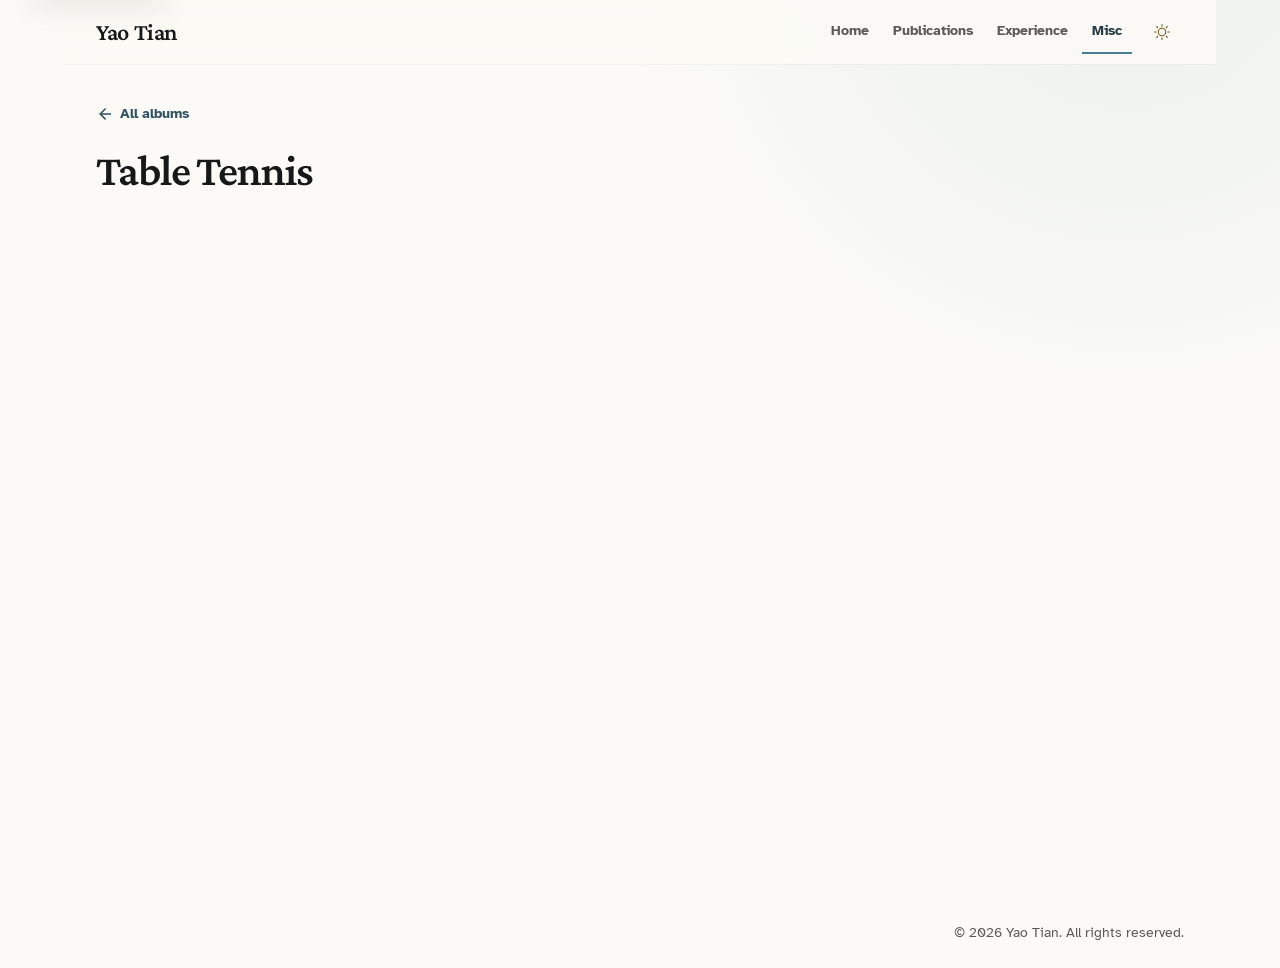
<file: misc/table-tennis/index.html>
<!DOCTYPE html><html lang="en"><head><meta charset="utf-8"><meta name="viewport" content="width=device-width, initial-scale=1, viewport-fit=cover"><meta name="generator" content="Astro v7.3.1"><link rel="sitemap" href="https://www.ustyaotian.com/sitemap-index.xml"><title>Table Tennis | Yao Tian 田瑶</title><link rel="canonical" href="https://www.ustyaotian.com/misc/table-tennis/"><meta name="description" content="Yao Tian 田瑶"><meta name="robots" content="index, follow, max-snippet:-1, max-image-preview:large, max-video-preview:-1"><meta property="og:title" content="Table Tennis | Yao Tian 田瑶"><meta property="og:type" content="website"><meta property="og:image" content="https://www.ustyaotian.com/_astro/hobby-03.DsAFYwr6.jpg"><meta property="og:url" content="https://www.ustyaotian.com/misc/table-tennis/"><meta property="og:description" content="Yao Tian 田瑶"><meta property="og:locale" content="en_US"><meta property="og:site_name" content="Yao Tian 田瑶"><meta property="og:image:url" content="https://www.ustyaotian.com/_astro/hobby-03.DsAFYwr6.jpg"><meta property="og:image:secure_url" content="https://www.ustyaotian.com/_astro/hobby-03.DsAFYwr6.jpg"><meta property="og:image:alt" content="Site icon"><meta name="twitter:card" content="summary"><meta name="twitter:title" content="Table Tennis | Yao Tian 田瑶"><meta name="twitter:image" content="https://www.ustyaotian.com/_astro/hobby-03.DsAFYwr6.jpg"><meta name="twitter:image:alt" content="Site icon"><meta name="twitter:description" content="Yao Tian 田瑶"><link rel="icon" type="image/svg+xml" href="../../favicon.svg"><meta name="author" content="Yao Tian"><script type="application/ld+json">{"@context":"https://schema.org","@graph":[{"@type":"Person","@id":"https://www.ustyaotian.com/#person","name":"Yao Tian","url":"https://www.ustyaotian.com/","image":{"@type":"ImageObject","url":"https://www.ustyaotian.com/"}},{"@type":"WebSite","@id":"https://www.ustyaotian.com/#website","url":"https://www.ustyaotian.com/","name":"Yao Tian 田瑶","description":"Yao Tian 田瑶","inLanguage":"en","author":{"@id":"https://www.ustyaotian.com/#person"}},{"@type":"ImageObject","@id":"https://www.ustyaotian.com/misc/table-tennis/#primaryimage","url":"https://www.ustyaotian.com/_astro/hobby-03.DsAFYwr6.jpg"},{"@type":"WebPage","@id":"https://www.ustyaotian.com/misc/table-tennis/#webpage","url":"https://www.ustyaotian.com/misc/table-tennis/","name":"Table Tennis","description":"Yao Tian 田瑶","inLanguage":"en","isPartOf":{"@id":"https://www.ustyaotian.com/#website"},"primaryImageOfPage":{"@id":"https://www.ustyaotian.com/misc/table-tennis/#primaryimage"},"author":{"@id":"https://www.ustyaotian.com/#person"}},{"@type":"BreadcrumbList","@id":"https://www.ustyaotian.com/misc/table-tennis/#breadcrumb","itemListElement":[{"@type":"ListItem","position":1,"name":"Home","item":"https://www.ustyaotian.com/"},{"@type":"ListItem","position":2,"name":"Misc","item":"https://www.ustyaotian.com/misc/"},{"@type":"ListItem","position":3,"name":"Table Tennis","item":"https://www.ustyaotian.com/misc/table-tennis/"}]}]}</script><script>
      // Use standard full-page navigation across local and hosted previews.
      document.addEventListener("DOMContentLoaded", () => {
        document.dispatchEvent(new Event("astro:page-load"));
      }, { once: true });
    </script><!-- Apply the stored/system theme before the page paints. --><script>
      (() => {
        const storageKey = "site-theme";
        let storedTheme = null;

        try {
          storedTheme = localStorage.getItem(storageKey);
        } catch {
          // Storage can be unavailable in privacy-restricted contexts.
        }

        const prefersDark =
          window.matchMedia?.("(prefers-color-scheme: dark)").matches ?? false;
        const isDark =
          storedTheme === "dark" || (storedTheme !== "light" && prefersDark);

        document.documentElement.classList.toggle("dark", isDark);
        document.documentElement.dataset.theme = isDark ? "dark" : "light";

        document.addEventListener("astro:before-swap", (event) => {
          const currentTheme = document.documentElement.classList.contains("dark")
            ? "dark"
            : "light";

          event.newDocument.documentElement.classList.toggle(
            "dark",
            currentTheme === "dark",
          );
          event.newDocument.documentElement.dataset.theme = currentTheme;
        });
      })();
    </script><link rel="stylesheet" href="../../_astro/Layout.cwnYPO0N.css"><link rel="stylesheet" href="../../_astro/_astro_assets.BHsrmB4F.css"><link rel="stylesheet" href="../../_astro/_album_.KOCdd56C.css"><script type="module">"use strict";(()=>{var v={},d=new Set,c=new WeakSet,l=!0,m="hover",f=!1;function g(e){f||(f=!0,l??=e?.prefetchAll??!1,m??=e?.defaultStrategy??"hover",p(),w(),E(),y())}function p(){for(let e of["touchstart","mousedown"])document.addEventListener(e,t=>{let n=t.target.closest("a");i(n,"tap")&&s(n.href,{ignoreSlowConnection:!0})},{passive:!0})}function w(){let e;document.body.addEventListener("focusin",o=>{let r=o.target.closest("a");i(r,"hover")&&t(r.href)},{passive:!0}),document.body.addEventListener("focusout",n,{passive:!0}),u(()=>{for(let o of document.getElementsByTagName("a"))c.has(o)||i(o,"hover")&&(c.add(o),o.addEventListener("mouseenter",r=>t(r.currentTarget.href),{passive:!0}),o.addEventListener("mouseleave",n,{passive:!0}))});function t(o){e&&clearTimeout(e),e=setTimeout(()=>{s(o)},80)}function n(){e&&=(clearTimeout(e),0)}}function E(){let e;u(()=>{for(let t of document.getElementsByTagName("a"))c.has(t)||i(t,"viewport")&&(c.add(t),e??=b(),e.observe(t))})}function b(){let e=new WeakMap;return new IntersectionObserver((t,n)=>{for(let o of t){let r=o.target,a=e.get(r);o.isIntersecting?(a&&clearTimeout(a),e.set(r,setTimeout(()=>{n.unobserve(r),e.delete(r),s(r.href)},300))):a&&(clearTimeout(a),e.delete(r))}})}function y(){u(()=>{for(let e of document.getElementsByTagName("a"))i(e,"load")&&s(e.href)})}function s(e,t){e=e.replace(/#.*/,"");let n=t?.ignoreSlowConnection??!1;if(T(e,n))if(d.add(e),document.createElement("link").relList?.supports?.("prefetch")){let o=document.createElement("link");o.rel="prefetch",o.setAttribute("href",e),document.head.append(o)}else{let o=new Headers;for(let[r,a]of Object.entries(v))o.set(r,a);fetch(e,{priority:"low",headers:o}).catch(()=>{})}}function T(e,t){if(!navigator.onLine||!t&&h())return!1;try{let n=new URL(e,location.href);return location.origin===n.origin&&(location.pathname!==n.pathname||location.search!==n.search)&&!d.has(e)}catch{}return!1}function i(e,t){if(e?.tagName!=="A")return!1;let n=e.dataset.astroPrefetch;return n==="false"?!1:t==="tap"&&(n!=null||l)&&h()?!0:n==null&&l||n===""?t===m:n===t}function h(){if("connection"in navigator){let e=navigator.connection;return e.saveData||/2g/.test(e.effectiveType)}return!1}function u(e){e();let t=!1;document.addEventListener("astro:page-load",()=>{if(!t){t=!0;return}e()}),new MutationObserver(n=>{for(let o of n)for(let r of o.addedNodes)if(r instanceof Element&&(r.tagName==="A"||r.querySelector?.("a"))){e();return}}).observe(document.body,{childList:!0,subtree:!0})}g();})();
</script></head><body class="min-h-[100dvh] bg-paper-50 text-ink-900 font-sans transition-colors duration-200 dark:bg-ink-950 dark:text-paper-100"><a href="#main-content" class="fixed left-4 top-0 z-[100] inline-flex min-h-11 -translate-y-full items-center rounded-lg bg-accent-800 px-4 py-2 text-sm font-bold text-white no-underline shadow-lg transition-transform focus:translate-y-3">Skip to main content</a><div class="mx-auto flex min-h-[100dvh] max-w-6xl flex-col px-4 sm:px-6 md:px-8"><header class="site-header liquid-glass-bar sticky top-0 z-40 -mx-4 mb-5 border-b px-4 sm:-mx-6 sm:px-6 md:-mx-8 md:px-8"><div class="relative flex min-h-16 items-center justify-between gap-4 py-1.5"><a data-site-title class="group inline-flex min-h-11 min-w-0 items-center rounded-md text-ink-950 no-underline dark:text-paper-50" href="../../index.html"><span class="truncate font-heading text-2xl font-semibold tracking-[-0.015em]">Yao Tian</span></a><!-- Desktop navigation and actions --><div class="desktop-nav-shell hidden lg:flex"><nav aria-label="Primary navigation"><ul class="m-0 flex list-none items-center gap-1 p-0"><li><a class="desktop-nav-link inline-flex min-h-11 items-center px-2.5 text-sm font-bold no-underline transition-colors duration-150 text-ink-600 hover:text-ink-950 dark:text-paper-400 dark:hover:text-paper-100" href="../../index.html">Home</a></li><li><a class="desktop-nav-link inline-flex min-h-11 items-center px-2.5 text-sm font-bold no-underline transition-colors duration-150 text-ink-600 hover:text-ink-950 dark:text-paper-400 dark:hover:text-paper-100" href="../../publications/index.html">Publications</a></li><li><a class="desktop-nav-link inline-flex min-h-11 items-center px-2.5 text-sm font-bold no-underline transition-colors duration-150 text-ink-600 hover:text-ink-950 dark:text-paper-400 dark:hover:text-paper-100" href="../../cv/index.html">Experience</a></li><li><a class="desktop-nav-link inline-flex min-h-11 items-center px-2.5 text-sm font-bold no-underline transition-colors duration-150 text-accent-900 dark:text-accent-100" href="../index.html" aria-current="page">Misc</a></li></ul></nav><button type="button" data-theme-toggle class="glass-control theme-switch-button inline-flex shrink-0 cursor-pointer items-center justify-center text-ink-600 dark:text-paper-300" aria-label="Switch to dark mode" title="Switch to dark mode"><span class="theme-switch-visual" aria-hidden="true"><span class="theme-switch-thumb"></span><span class="theme-switch-icon theme-switch-icon-sun i-ph-sun"></span><span class="theme-switch-icon theme-switch-icon-moon i-ph-moon"></span></span></button></div><!-- Mobile menu button --><button type="button" id="mobile-menu-toggle" class="icon-button z-50 lg:hidden" aria-label="Open navigation menu" aria-controls="mobile-menu" aria-expanded="false"><span class="sr-only">Toggle menu</span><span id="icon-menu" class="i-ph-list-bold text-xl transition-transform duration-200" aria-hidden="true"></span><span id="icon-close" class="i-ph-x-bold hidden text-xl transition-transform duration-200" aria-hidden="true"></span></button><!-- Mobile dropdown menu --><div id="mobile-menu" hidden class="glass-popover invisible absolute inset-x-0 top-full z-40 mt-2 max-h-[calc(100dvh-5rem)] w-auto max-w-none origin-top scale-95 overflow-y-auto overscroll-contain rounded-xl p-2 opacity-0 transition-[opacity,transform,visibility] duration-200 sm:left-auto sm:w-64 sm:max-w-[calc(100vw-2rem)] sm:origin-top-right lg:hidden"><nav aria-label="Mobile navigation"><ul class="m-0 flex list-none flex-col gap-1 p-0"><li><a class="glass-nav-link flex min-h-11 items-center rounded-[0.625rem] border border-transparent px-3 text-sm font-bold no-underline transition-colors text-ink-700 hover:bg-accent-50/75 hover:text-ink-950 dark:text-paper-300 dark:hover:bg-accent-900/35 dark:hover:text-paper-50" href="../../index.html">Home</a></li><li><a class="glass-nav-link flex min-h-11 items-center rounded-[0.625rem] border border-transparent px-3 text-sm font-bold no-underline transition-colors text-ink-700 hover:bg-accent-50/75 hover:text-ink-950 dark:text-paper-300 dark:hover:bg-accent-900/35 dark:hover:text-paper-50" href="../../publications/index.html">Publications</a></li><li><a class="glass-nav-link flex min-h-11 items-center rounded-[0.625rem] border border-transparent px-3 text-sm font-bold no-underline transition-colors text-ink-700 hover:bg-accent-50/75 hover:text-ink-950 dark:text-paper-300 dark:hover:bg-accent-900/35 dark:hover:text-paper-50" href="../../cv/index.html">Experience</a></li><li><a class="glass-nav-link flex min-h-11 items-center rounded-[0.625rem] border border-transparent px-3 text-sm font-bold no-underline transition-colors glass-active text-accent-900 dark:text-accent-100" href="../index.html" aria-current="page">Misc</a></li></ul></nav><div class="mt-2 border-t border-paper-300 pt-2 dark:border-ink-700"><button type="button" data-theme-toggle class="glass-control theme-menu-button flex min-h-11 w-full cursor-pointer items-center gap-2 text-left text-sm font-bold text-ink-700 transition-colors dark:text-paper-300" aria-label="Switch to dark mode" title="Switch to dark mode"><span data-theme-label class="whitespace-nowrap">Dark mode</span><span class="theme-switch-visual" aria-hidden="true"><span class="theme-switch-thumb"></span><span class="theme-switch-icon theme-switch-icon-sun i-ph-sun"></span><span class="theme-switch-icon theme-switch-icon-moon i-ph-moon"></span></span></button></div></div></div></header><main id="main-content" tabindex="-1" class="flex-1 space-y-6 sm:space-y-7"><div class="page-stack" data-astro-cid-42llvaat><header class="page-header space-y-3" data-astro-cid-42llvaat><a class="action-link w-fit px-0" href="../index.html" data-astro-cid-42llvaat><span class="i-mdi:arrow-left" aria-hidden="true" data-astro-cid-42llvaat></span>All albums</a><h1 class="page-title" data-astro-cid-42llvaat>Table Tennis</h1></header><div class="album-photos" data-astro-cid-42llvaat><a href="../../_astro/hobby-03.DsAFYwr6.jpg" style="--aspect: 1" data-astro-cid-42llvaat><img src="../../_astro/hobby-03.DsAFYwr6_Z1PD4D3.webp" srcset="../../_astro/hobby-03.DsAFYwr6_ZmUu03.webp 320w, ../../_astro/hobby-03.DsAFYwr6_1pbj9A.webp 640w, ../../_astro/hobby-03.DsAFYwr6_Z1RT1uH.webp 960w, ../../_astro/hobby-03.DsAFYwr6_Z1PD4D3.webp 1080w" alt="A Zhejiang University women’s team table tennis certificate beside a gold trophy." sizes="(max-width: 40rem) calc(100vw - 2rem), 60vw" loading="eager" decoding="async" data-astro-cid-42llvaat="true" width="1080" height="1080"></a></div></div></main><footer class="site-footer mt-8 border-t border-paper-300 pt-6 text-sm text-ink-600 dark:border-ink-700 dark:text-paper-400 sm:mt-10"><div class="flex flex-col gap-4 sm:flex-row sm:items-center sm:justify-between"><p class="m-0 ml-auto text-right">&copy; 2026 Yao Tian. All rights reserved.</p></div></footer></div><!-- Mobile floating back-to-top action --><div class="mobile-safe-action fixed z-50 md:hidden"><button type="button" id="back-to-top" tabindex="-1" class="icon-button pointer-events-none translate-y-4 opacity-0 duration-300 data-[visible=true]:pointer-events-auto data-[visible=true]:translate-y-0 data-[visible=true]:opacity-100" aria-label="Back to top" title="Back to top"><span class="i-ph-arrow-up-bold text-lg" aria-hidden="true"></span></button></div><script type="module">"use strict";(()=>{var b="site-theme",c;function v(e){return e?"auto":"smooth"}function E(e,t){e.setAttribute("data-visible",String(t)),e.tabIndex=t?0:-1}function L(){try{let e=localStorage.getItem(b);return e==="dark"||e==="light"?e:null}catch{return null}}function g(){return document.documentElement.classList.contains("dark")?"dark":"light"}function p(e,t){let n=t==="dark"?"light":"dark",i=`Switch to ${n} mode`,o=`${n==="dark"?"Dark":"Light"} mode`;e.querySelectorAll("[data-theme-toggle]").forEach(a=>{a.setAttribute("aria-label",i),a.setAttribute("title",i),a.querySelectorAll("[data-theme-label]").forEach(l=>{l.textContent=o})})}function s(e,t=document){document.documentElement.classList.toggle("dark",e==="dark"),document.documentElement.dataset.theme=e,p(t,e)}function w(e,t){s(g(),e),e.querySelectorAll("[data-theme-toggle]").forEach(n=>{n.addEventListener("click",()=>{let i=g()==="dark"?"light":"dark";s(i,e);try{localStorage.setItem(b,i)}catch{}},{signal:t})})}function k(e,t){window.matchMedia&&window.matchMedia("(prefers-color-scheme: dark)").addEventListener("change",n=>{L()||s(n.matches?"dark":"light",e)},{signal:t})}function y(e){let t=document.getElementById("mobile-menu-toggle"),n=document.getElementById("mobile-menu"),i=document.getElementById("icon-menu"),o=document.getElementById("icon-close");if(!t||!n||!i||!o)return;let a=d=>{let r=d?"Close navigation menu":"Open navigation menu";t.setAttribute("aria-label",r),t.setAttribute("title",r)},l=()=>{t.setAttribute("aria-expanded","false"),n.hidden=!0,n.classList.add("opacity-0","scale-95","invisible"),n.classList.remove("opacity-100","scale-100","visible"),i.classList.remove("hidden"),o.classList.add("hidden"),a(!1)},f=()=>{t.setAttribute("aria-expanded","true"),n.hidden=!1,n.classList.remove("opacity-0","scale-95","invisible"),n.classList.add("opacity-100","scale-100","visible"),i.classList.add("hidden"),o.classList.remove("hidden"),a(!0)},u=window.matchMedia("(min-width: 1024px)"),m=d=>{d.matches&&l()};u.addEventListener("change",m,{signal:e}),m(u),t.addEventListener("click",d=>{d.stopPropagation(),t.getAttribute("aria-expanded")==="true"?l():f()},{signal:e}),document.addEventListener("click",d=>{let r=d.target;r instanceof Node&&t.getAttribute("aria-expanded")==="true"&&!n.contains(r)&&!t.contains(r)&&l()},{signal:e}),document.addEventListener("keydown",d=>{d.key==="Escape"&&t.getAttribute("aria-expanded")==="true"&&(l(),t.focus())},{signal:e}),a(!1)}function A(e){let t=document.getElementById("back-to-top");if(!t)return;let n=0,i=null,o=()=>{n||=window.requestAnimationFrame(()=>{n=0;let a=window.scrollY>300;a!==i&&(i=a,E(t,a))})};window.addEventListener("scroll",o,{passive:!0,signal:e}),t.addEventListener("click",()=>{let a=window.matchMedia?.("(prefers-reduced-motion: reduce)").matches??!1;window.scrollTo({top:0,behavior:v(a)})},{signal:e}),e.addEventListener("abort",()=>window.cancelAnimationFrame(n),{once:!0}),o()}function h(){c?.abort(),c=new AbortController;let{signal:e}=c;y(e),w(document,e),k(document,e),A(e),document.querySelectorAll(".prose table:not([tabindex])").forEach(t=>{t.tabIndex=0})}function x(){if(document.readyState==="loading"){document.addEventListener("DOMContentLoaded",h,{once:!0});return}h()}document.addEventListener("astro:page-load",x);})();
</script></body></html>
</file>
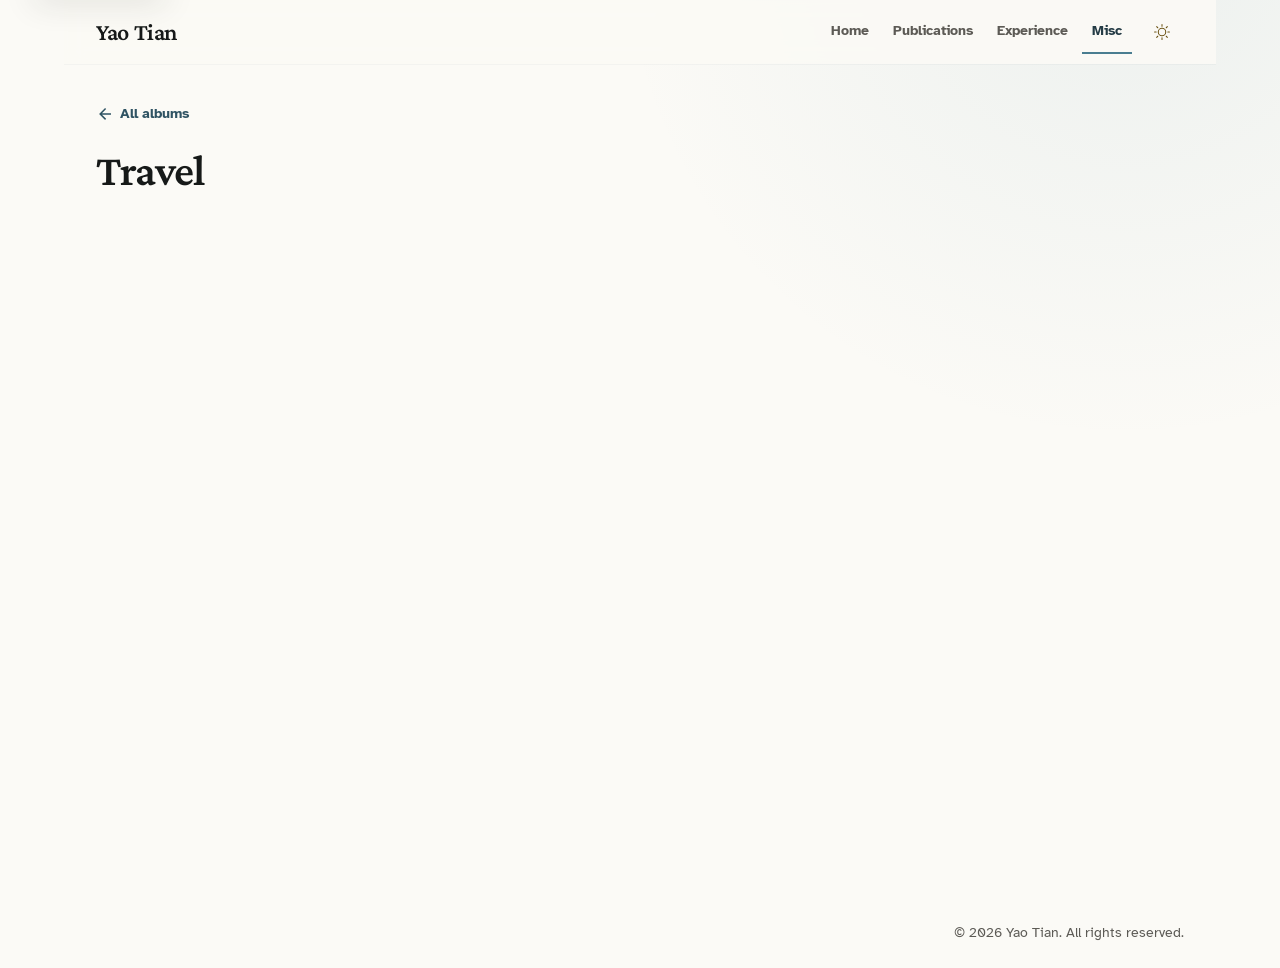
<file: misc/travel/index.html>
<!DOCTYPE html><html lang="en"><head><meta charset="utf-8"><meta name="viewport" content="width=device-width, initial-scale=1, viewport-fit=cover"><meta name="generator" content="Astro v7.3.1"><link rel="sitemap" href="https://www.ustyaotian.com/sitemap-index.xml"><title>Travel | Yao Tian 田瑶</title><link rel="canonical" href="https://www.ustyaotian.com/misc/travel/"><meta name="description" content="Yao Tian 田瑶"><meta name="robots" content="index, follow, max-snippet:-1, max-image-preview:large, max-video-preview:-1"><meta property="og:title" content="Travel | Yao Tian 田瑶"><meta property="og:type" content="website"><meta property="og:image" content="https://www.ustyaotian.com/_astro/hobby-08.DhqEZqDA.jpg"><meta property="og:url" content="https://www.ustyaotian.com/misc/travel/"><meta property="og:description" content="Yao Tian 田瑶"><meta property="og:locale" content="en_US"><meta property="og:site_name" content="Yao Tian 田瑶"><meta property="og:image:url" content="https://www.ustyaotian.com/_astro/hobby-08.DhqEZqDA.jpg"><meta property="og:image:secure_url" content="https://www.ustyaotian.com/_astro/hobby-08.DhqEZqDA.jpg"><meta property="og:image:alt" content="Site icon"><meta name="twitter:card" content="summary"><meta name="twitter:title" content="Travel | Yao Tian 田瑶"><meta name="twitter:image" content="https://www.ustyaotian.com/_astro/hobby-08.DhqEZqDA.jpg"><meta name="twitter:image:alt" content="Site icon"><meta name="twitter:description" content="Yao Tian 田瑶"><link rel="icon" type="image/svg+xml" href="../../favicon.svg"><meta name="author" content="Yao Tian"><script type="application/ld+json">{"@context":"https://schema.org","@graph":[{"@type":"Person","@id":"https://www.ustyaotian.com/#person","name":"Yao Tian","url":"https://www.ustyaotian.com/","image":{"@type":"ImageObject","url":"https://www.ustyaotian.com/"}},{"@type":"WebSite","@id":"https://www.ustyaotian.com/#website","url":"https://www.ustyaotian.com/","name":"Yao Tian 田瑶","description":"Yao Tian 田瑶","inLanguage":"en","author":{"@id":"https://www.ustyaotian.com/#person"}},{"@type":"ImageObject","@id":"https://www.ustyaotian.com/misc/travel/#primaryimage","url":"https://www.ustyaotian.com/_astro/hobby-08.DhqEZqDA.jpg"},{"@type":"WebPage","@id":"https://www.ustyaotian.com/misc/travel/#webpage","url":"https://www.ustyaotian.com/misc/travel/","name":"Travel","description":"Yao Tian 田瑶","inLanguage":"en","isPartOf":{"@id":"https://www.ustyaotian.com/#website"},"primaryImageOfPage":{"@id":"https://www.ustyaotian.com/misc/travel/#primaryimage"},"author":{"@id":"https://www.ustyaotian.com/#person"}},{"@type":"BreadcrumbList","@id":"https://www.ustyaotian.com/misc/travel/#breadcrumb","itemListElement":[{"@type":"ListItem","position":1,"name":"Home","item":"https://www.ustyaotian.com/"},{"@type":"ListItem","position":2,"name":"Misc","item":"https://www.ustyaotian.com/misc/"},{"@type":"ListItem","position":3,"name":"Travel","item":"https://www.ustyaotian.com/misc/travel/"}]}]}</script><script>
      // Use standard full-page navigation across local and hosted previews.
      document.addEventListener("DOMContentLoaded", () => {
        document.dispatchEvent(new Event("astro:page-load"));
      }, { once: true });
    </script><!-- Apply the stored/system theme before the page paints. --><script>
      (() => {
        const storageKey = "site-theme";
        let storedTheme = null;

        try {
          storedTheme = localStorage.getItem(storageKey);
        } catch {
          // Storage can be unavailable in privacy-restricted contexts.
        }

        const prefersDark =
          window.matchMedia?.("(prefers-color-scheme: dark)").matches ?? false;
        const isDark =
          storedTheme === "dark" || (storedTheme !== "light" && prefersDark);

        document.documentElement.classList.toggle("dark", isDark);
        document.documentElement.dataset.theme = isDark ? "dark" : "light";

        document.addEventListener("astro:before-swap", (event) => {
          const currentTheme = document.documentElement.classList.contains("dark")
            ? "dark"
            : "light";

          event.newDocument.documentElement.classList.toggle(
            "dark",
            currentTheme === "dark",
          );
          event.newDocument.documentElement.dataset.theme = currentTheme;
        });
      })();
    </script><link rel="stylesheet" href="../../_astro/Layout.cwnYPO0N.css"><link rel="stylesheet" href="../../_astro/_astro_assets.BHsrmB4F.css"><link rel="stylesheet" href="../../_astro/_album_.KOCdd56C.css"><script type="module">"use strict";(()=>{var v={},d=new Set,c=new WeakSet,l=!0,m="hover",f=!1;function g(e){f||(f=!0,l??=e?.prefetchAll??!1,m??=e?.defaultStrategy??"hover",p(),w(),E(),y())}function p(){for(let e of["touchstart","mousedown"])document.addEventListener(e,t=>{let n=t.target.closest("a");i(n,"tap")&&s(n.href,{ignoreSlowConnection:!0})},{passive:!0})}function w(){let e;document.body.addEventListener("focusin",o=>{let r=o.target.closest("a");i(r,"hover")&&t(r.href)},{passive:!0}),document.body.addEventListener("focusout",n,{passive:!0}),u(()=>{for(let o of document.getElementsByTagName("a"))c.has(o)||i(o,"hover")&&(c.add(o),o.addEventListener("mouseenter",r=>t(r.currentTarget.href),{passive:!0}),o.addEventListener("mouseleave",n,{passive:!0}))});function t(o){e&&clearTimeout(e),e=setTimeout(()=>{s(o)},80)}function n(){e&&=(clearTimeout(e),0)}}function E(){let e;u(()=>{for(let t of document.getElementsByTagName("a"))c.has(t)||i(t,"viewport")&&(c.add(t),e??=b(),e.observe(t))})}function b(){let e=new WeakMap;return new IntersectionObserver((t,n)=>{for(let o of t){let r=o.target,a=e.get(r);o.isIntersecting?(a&&clearTimeout(a),e.set(r,setTimeout(()=>{n.unobserve(r),e.delete(r),s(r.href)},300))):a&&(clearTimeout(a),e.delete(r))}})}function y(){u(()=>{for(let e of document.getElementsByTagName("a"))i(e,"load")&&s(e.href)})}function s(e,t){e=e.replace(/#.*/,"");let n=t?.ignoreSlowConnection??!1;if(T(e,n))if(d.add(e),document.createElement("link").relList?.supports?.("prefetch")){let o=document.createElement("link");o.rel="prefetch",o.setAttribute("href",e),document.head.append(o)}else{let o=new Headers;for(let[r,a]of Object.entries(v))o.set(r,a);fetch(e,{priority:"low",headers:o}).catch(()=>{})}}function T(e,t){if(!navigator.onLine||!t&&h())return!1;try{let n=new URL(e,location.href);return location.origin===n.origin&&(location.pathname!==n.pathname||location.search!==n.search)&&!d.has(e)}catch{}return!1}function i(e,t){if(e?.tagName!=="A")return!1;let n=e.dataset.astroPrefetch;return n==="false"?!1:t==="tap"&&(n!=null||l)&&h()?!0:n==null&&l||n===""?t===m:n===t}function h(){if("connection"in navigator){let e=navigator.connection;return e.saveData||/2g/.test(e.effectiveType)}return!1}function u(e){e();let t=!1;document.addEventListener("astro:page-load",()=>{if(!t){t=!0;return}e()}),new MutationObserver(n=>{for(let o of n)for(let r of o.addedNodes)if(r instanceof Element&&(r.tagName==="A"||r.querySelector?.("a"))){e();return}}).observe(document.body,{childList:!0,subtree:!0})}g();})();
</script></head><body class="min-h-[100dvh] bg-paper-50 text-ink-900 font-sans transition-colors duration-200 dark:bg-ink-950 dark:text-paper-100"><a href="#main-content" class="fixed left-4 top-0 z-[100] inline-flex min-h-11 -translate-y-full items-center rounded-lg bg-accent-800 px-4 py-2 text-sm font-bold text-white no-underline shadow-lg transition-transform focus:translate-y-3">Skip to main content</a><div class="mx-auto flex min-h-[100dvh] max-w-6xl flex-col px-4 sm:px-6 md:px-8"><header class="site-header liquid-glass-bar sticky top-0 z-40 -mx-4 mb-5 border-b px-4 sm:-mx-6 sm:px-6 md:-mx-8 md:px-8"><div class="relative flex min-h-16 items-center justify-between gap-4 py-1.5"><a data-site-title class="group inline-flex min-h-11 min-w-0 items-center rounded-md text-ink-950 no-underline dark:text-paper-50" href="../../index.html"><span class="truncate font-heading text-2xl font-semibold tracking-[-0.015em]">Yao Tian</span></a><!-- Desktop navigation and actions --><div class="desktop-nav-shell hidden lg:flex"><nav aria-label="Primary navigation"><ul class="m-0 flex list-none items-center gap-1 p-0"><li><a class="desktop-nav-link inline-flex min-h-11 items-center px-2.5 text-sm font-bold no-underline transition-colors duration-150 text-ink-600 hover:text-ink-950 dark:text-paper-400 dark:hover:text-paper-100" href="../../index.html">Home</a></li><li><a class="desktop-nav-link inline-flex min-h-11 items-center px-2.5 text-sm font-bold no-underline transition-colors duration-150 text-ink-600 hover:text-ink-950 dark:text-paper-400 dark:hover:text-paper-100" href="../../publications/index.html">Publications</a></li><li><a class="desktop-nav-link inline-flex min-h-11 items-center px-2.5 text-sm font-bold no-underline transition-colors duration-150 text-ink-600 hover:text-ink-950 dark:text-paper-400 dark:hover:text-paper-100" href="../../cv/index.html">Experience</a></li><li><a class="desktop-nav-link inline-flex min-h-11 items-center px-2.5 text-sm font-bold no-underline transition-colors duration-150 text-accent-900 dark:text-accent-100" href="../index.html" aria-current="page">Misc</a></li></ul></nav><button type="button" data-theme-toggle class="glass-control theme-switch-button inline-flex shrink-0 cursor-pointer items-center justify-center text-ink-600 dark:text-paper-300" aria-label="Switch to dark mode" title="Switch to dark mode"><span class="theme-switch-visual" aria-hidden="true"><span class="theme-switch-thumb"></span><span class="theme-switch-icon theme-switch-icon-sun i-ph-sun"></span><span class="theme-switch-icon theme-switch-icon-moon i-ph-moon"></span></span></button></div><!-- Mobile menu button --><button type="button" id="mobile-menu-toggle" class="icon-button z-50 lg:hidden" aria-label="Open navigation menu" aria-controls="mobile-menu" aria-expanded="false"><span class="sr-only">Toggle menu</span><span id="icon-menu" class="i-ph-list-bold text-xl transition-transform duration-200" aria-hidden="true"></span><span id="icon-close" class="i-ph-x-bold hidden text-xl transition-transform duration-200" aria-hidden="true"></span></button><!-- Mobile dropdown menu --><div id="mobile-menu" hidden class="glass-popover invisible absolute inset-x-0 top-full z-40 mt-2 max-h-[calc(100dvh-5rem)] w-auto max-w-none origin-top scale-95 overflow-y-auto overscroll-contain rounded-xl p-2 opacity-0 transition-[opacity,transform,visibility] duration-200 sm:left-auto sm:w-64 sm:max-w-[calc(100vw-2rem)] sm:origin-top-right lg:hidden"><nav aria-label="Mobile navigation"><ul class="m-0 flex list-none flex-col gap-1 p-0"><li><a class="glass-nav-link flex min-h-11 items-center rounded-[0.625rem] border border-transparent px-3 text-sm font-bold no-underline transition-colors text-ink-700 hover:bg-accent-50/75 hover:text-ink-950 dark:text-paper-300 dark:hover:bg-accent-900/35 dark:hover:text-paper-50" href="../../index.html">Home</a></li><li><a class="glass-nav-link flex min-h-11 items-center rounded-[0.625rem] border border-transparent px-3 text-sm font-bold no-underline transition-colors text-ink-700 hover:bg-accent-50/75 hover:text-ink-950 dark:text-paper-300 dark:hover:bg-accent-900/35 dark:hover:text-paper-50" href="../../publications/index.html">Publications</a></li><li><a class="glass-nav-link flex min-h-11 items-center rounded-[0.625rem] border border-transparent px-3 text-sm font-bold no-underline transition-colors text-ink-700 hover:bg-accent-50/75 hover:text-ink-950 dark:text-paper-300 dark:hover:bg-accent-900/35 dark:hover:text-paper-50" href="../../cv/index.html">Experience</a></li><li><a class="glass-nav-link flex min-h-11 items-center rounded-[0.625rem] border border-transparent px-3 text-sm font-bold no-underline transition-colors glass-active text-accent-900 dark:text-accent-100" href="../index.html" aria-current="page">Misc</a></li></ul></nav><div class="mt-2 border-t border-paper-300 pt-2 dark:border-ink-700"><button type="button" data-theme-toggle class="glass-control theme-menu-button flex min-h-11 w-full cursor-pointer items-center gap-2 text-left text-sm font-bold text-ink-700 transition-colors dark:text-paper-300" aria-label="Switch to dark mode" title="Switch to dark mode"><span data-theme-label class="whitespace-nowrap">Dark mode</span><span class="theme-switch-visual" aria-hidden="true"><span class="theme-switch-thumb"></span><span class="theme-switch-icon theme-switch-icon-sun i-ph-sun"></span><span class="theme-switch-icon theme-switch-icon-moon i-ph-moon"></span></span></button></div></div></div></header><main id="main-content" tabindex="-1" class="flex-1 space-y-6 sm:space-y-7"><div class="page-stack" data-astro-cid-42llvaat><header class="page-header space-y-3" data-astro-cid-42llvaat><a class="action-link w-fit px-0" href="../index.html" data-astro-cid-42llvaat><span class="i-mdi:arrow-left" aria-hidden="true" data-astro-cid-42llvaat></span>All albums</a><h1 class="page-title" data-astro-cid-42llvaat>Travel</h1></header><div class="album-photos" data-astro-cid-42llvaat><a href="../../_astro/hobby-08.DhqEZqDA.jpg" style="--aspect: 0.6316844919786097" data-astro-cid-42llvaat><img src="../../_astro/hobby-08.DhqEZqDA_Z1TAHIJ.webp" srcset="../../_astro/hobby-08.DhqEZqDA_Z2sOPJt.webp 320w, ../../_astro/hobby-08.DhqEZqDA_Z23VMhk.webp 640w, ../../_astro/hobby-08.DhqEZqDA_Z1TAHIJ.webp 945w" alt="A globe showing South America, with a marker near its southern tip." sizes="(max-width: 40rem) calc(100vw - 2rem), 60vw" loading="eager" decoding="async" data-astro-cid-42llvaat="true" width="945" height="1496"></a></div></div></main><footer class="site-footer mt-8 border-t border-paper-300 pt-6 text-sm text-ink-600 dark:border-ink-700 dark:text-paper-400 sm:mt-10"><div class="flex flex-col gap-4 sm:flex-row sm:items-center sm:justify-between"><p class="m-0 ml-auto text-right">&copy; 2026 Yao Tian. All rights reserved.</p></div></footer></div><!-- Mobile floating back-to-top action --><div class="mobile-safe-action fixed z-50 md:hidden"><button type="button" id="back-to-top" tabindex="-1" class="icon-button pointer-events-none translate-y-4 opacity-0 duration-300 data-[visible=true]:pointer-events-auto data-[visible=true]:translate-y-0 data-[visible=true]:opacity-100" aria-label="Back to top" title="Back to top"><span class="i-ph-arrow-up-bold text-lg" aria-hidden="true"></span></button></div><script type="module">"use strict";(()=>{var b="site-theme",c;function v(e){return e?"auto":"smooth"}function E(e,t){e.setAttribute("data-visible",String(t)),e.tabIndex=t?0:-1}function L(){try{let e=localStorage.getItem(b);return e==="dark"||e==="light"?e:null}catch{return null}}function g(){return document.documentElement.classList.contains("dark")?"dark":"light"}function p(e,t){let n=t==="dark"?"light":"dark",i=`Switch to ${n} mode`,o=`${n==="dark"?"Dark":"Light"} mode`;e.querySelectorAll("[data-theme-toggle]").forEach(a=>{a.setAttribute("aria-label",i),a.setAttribute("title",i),a.querySelectorAll("[data-theme-label]").forEach(l=>{l.textContent=o})})}function s(e,t=document){document.documentElement.classList.toggle("dark",e==="dark"),document.documentElement.dataset.theme=e,p(t,e)}function w(e,t){s(g(),e),e.querySelectorAll("[data-theme-toggle]").forEach(n=>{n.addEventListener("click",()=>{let i=g()==="dark"?"light":"dark";s(i,e);try{localStorage.setItem(b,i)}catch{}},{signal:t})})}function k(e,t){window.matchMedia&&window.matchMedia("(prefers-color-scheme: dark)").addEventListener("change",n=>{L()||s(n.matches?"dark":"light",e)},{signal:t})}function y(e){let t=document.getElementById("mobile-menu-toggle"),n=document.getElementById("mobile-menu"),i=document.getElementById("icon-menu"),o=document.getElementById("icon-close");if(!t||!n||!i||!o)return;let a=d=>{let r=d?"Close navigation menu":"Open navigation menu";t.setAttribute("aria-label",r),t.setAttribute("title",r)},l=()=>{t.setAttribute("aria-expanded","false"),n.hidden=!0,n.classList.add("opacity-0","scale-95","invisible"),n.classList.remove("opacity-100","scale-100","visible"),i.classList.remove("hidden"),o.classList.add("hidden"),a(!1)},f=()=>{t.setAttribute("aria-expanded","true"),n.hidden=!1,n.classList.remove("opacity-0","scale-95","invisible"),n.classList.add("opacity-100","scale-100","visible"),i.classList.add("hidden"),o.classList.remove("hidden"),a(!0)},u=window.matchMedia("(min-width: 1024px)"),m=d=>{d.matches&&l()};u.addEventListener("change",m,{signal:e}),m(u),t.addEventListener("click",d=>{d.stopPropagation(),t.getAttribute("aria-expanded")==="true"?l():f()},{signal:e}),document.addEventListener("click",d=>{let r=d.target;r instanceof Node&&t.getAttribute("aria-expanded")==="true"&&!n.contains(r)&&!t.contains(r)&&l()},{signal:e}),document.addEventListener("keydown",d=>{d.key==="Escape"&&t.getAttribute("aria-expanded")==="true"&&(l(),t.focus())},{signal:e}),a(!1)}function A(e){let t=document.getElementById("back-to-top");if(!t)return;let n=0,i=null,o=()=>{n||=window.requestAnimationFrame(()=>{n=0;let a=window.scrollY>300;a!==i&&(i=a,E(t,a))})};window.addEventListener("scroll",o,{passive:!0,signal:e}),t.addEventListener("click",()=>{let a=window.matchMedia?.("(prefers-reduced-motion: reduce)").matches??!1;window.scrollTo({top:0,behavior:v(a)})},{signal:e}),e.addEventListener("abort",()=>window.cancelAnimationFrame(n),{once:!0}),o()}function h(){c?.abort(),c=new AbortController;let{signal:e}=c;y(e),w(document,e),k(document,e),A(e),document.querySelectorAll(".prose table:not([tabindex])").forEach(t=>{t.tabIndex=0})}function x(){if(document.readyState==="loading"){document.addEventListener("DOMContentLoaded",h,{once:!0});return}h()}document.addEventListener("astro:page-load",x);})();
</script></body></html>
</file>
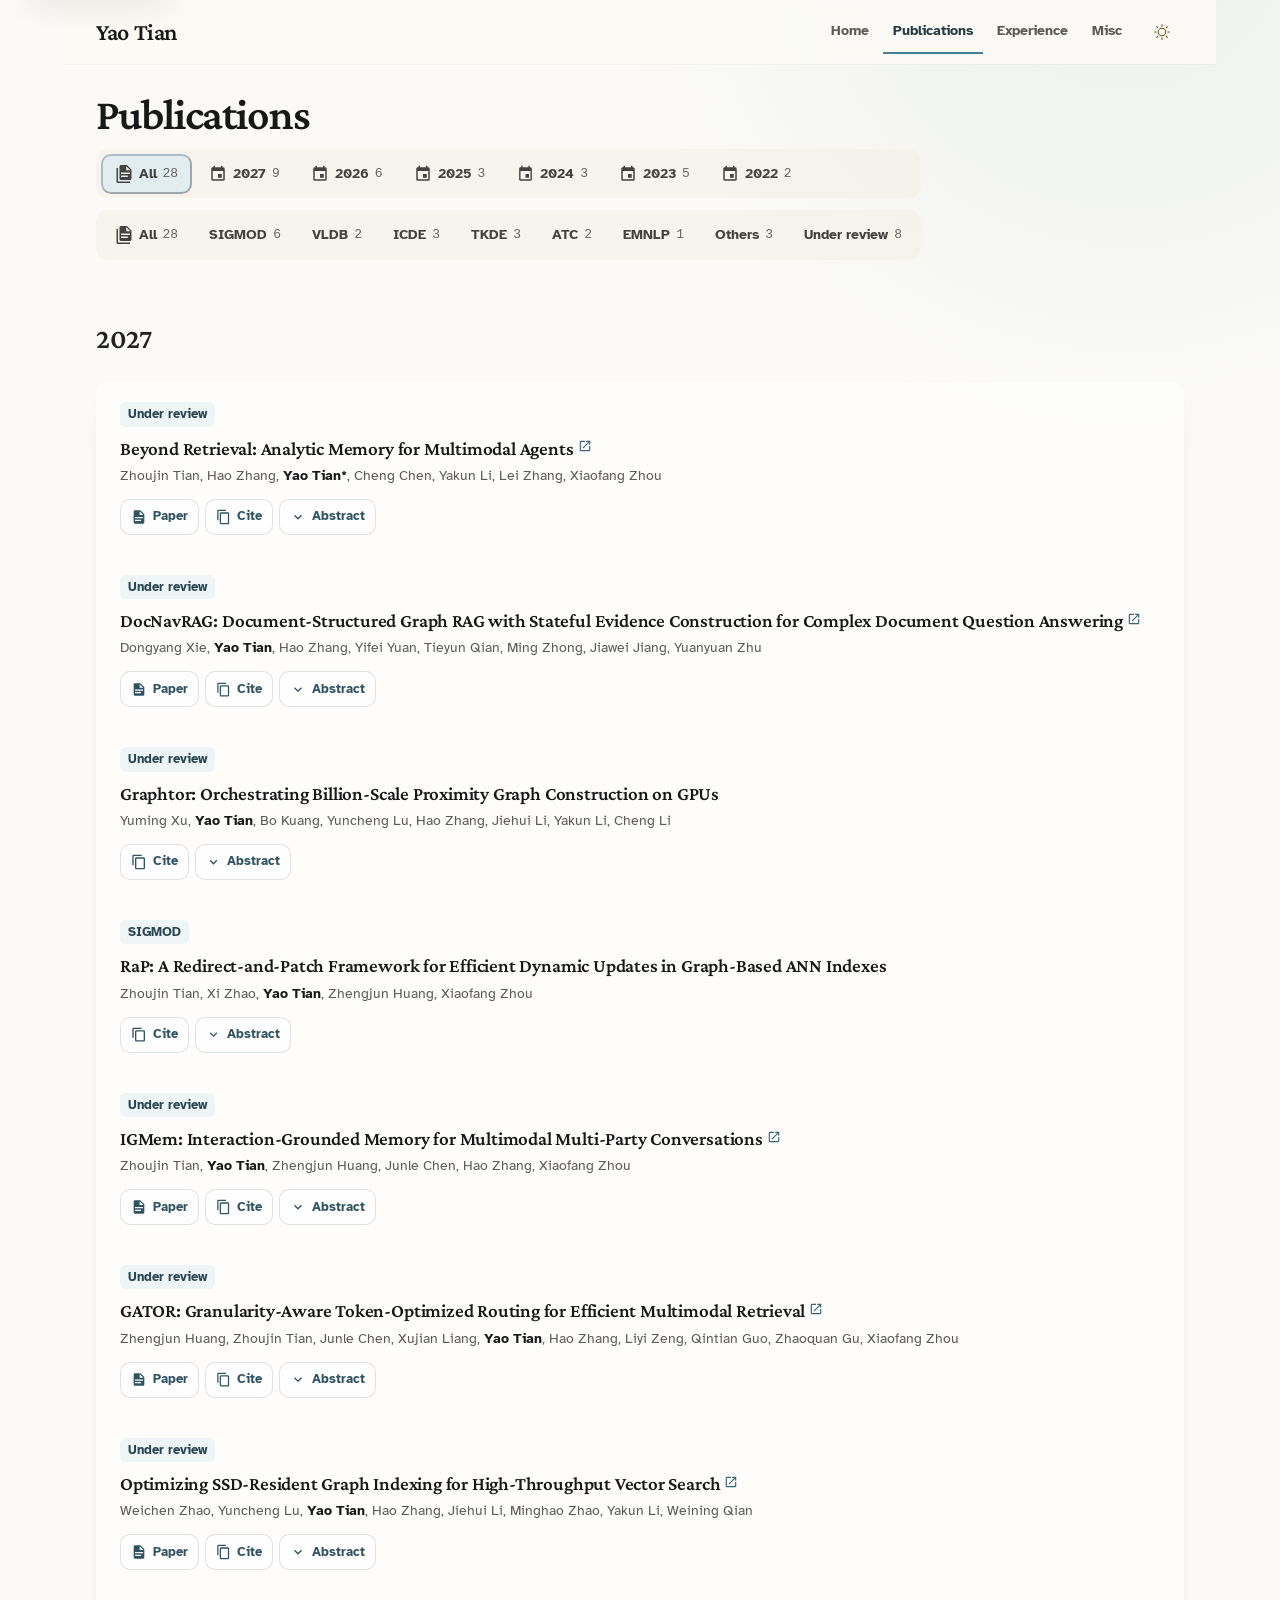
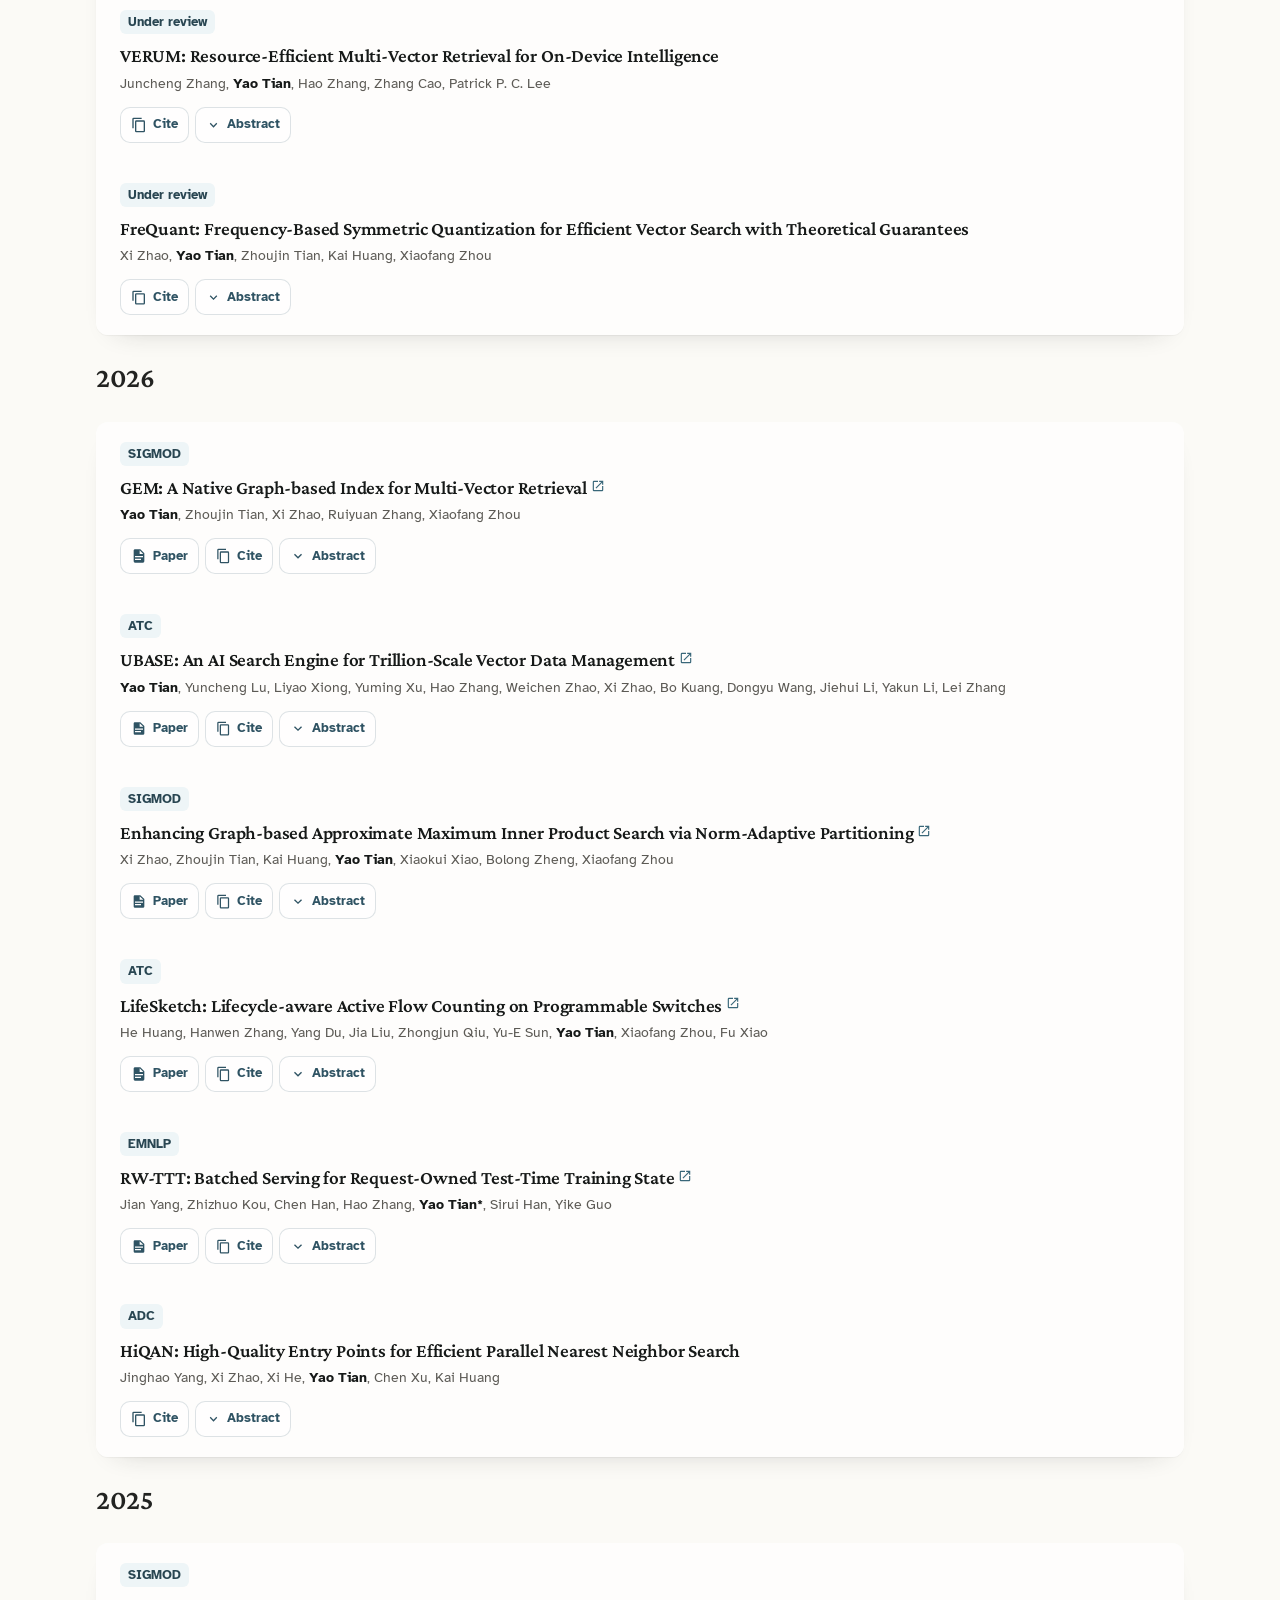
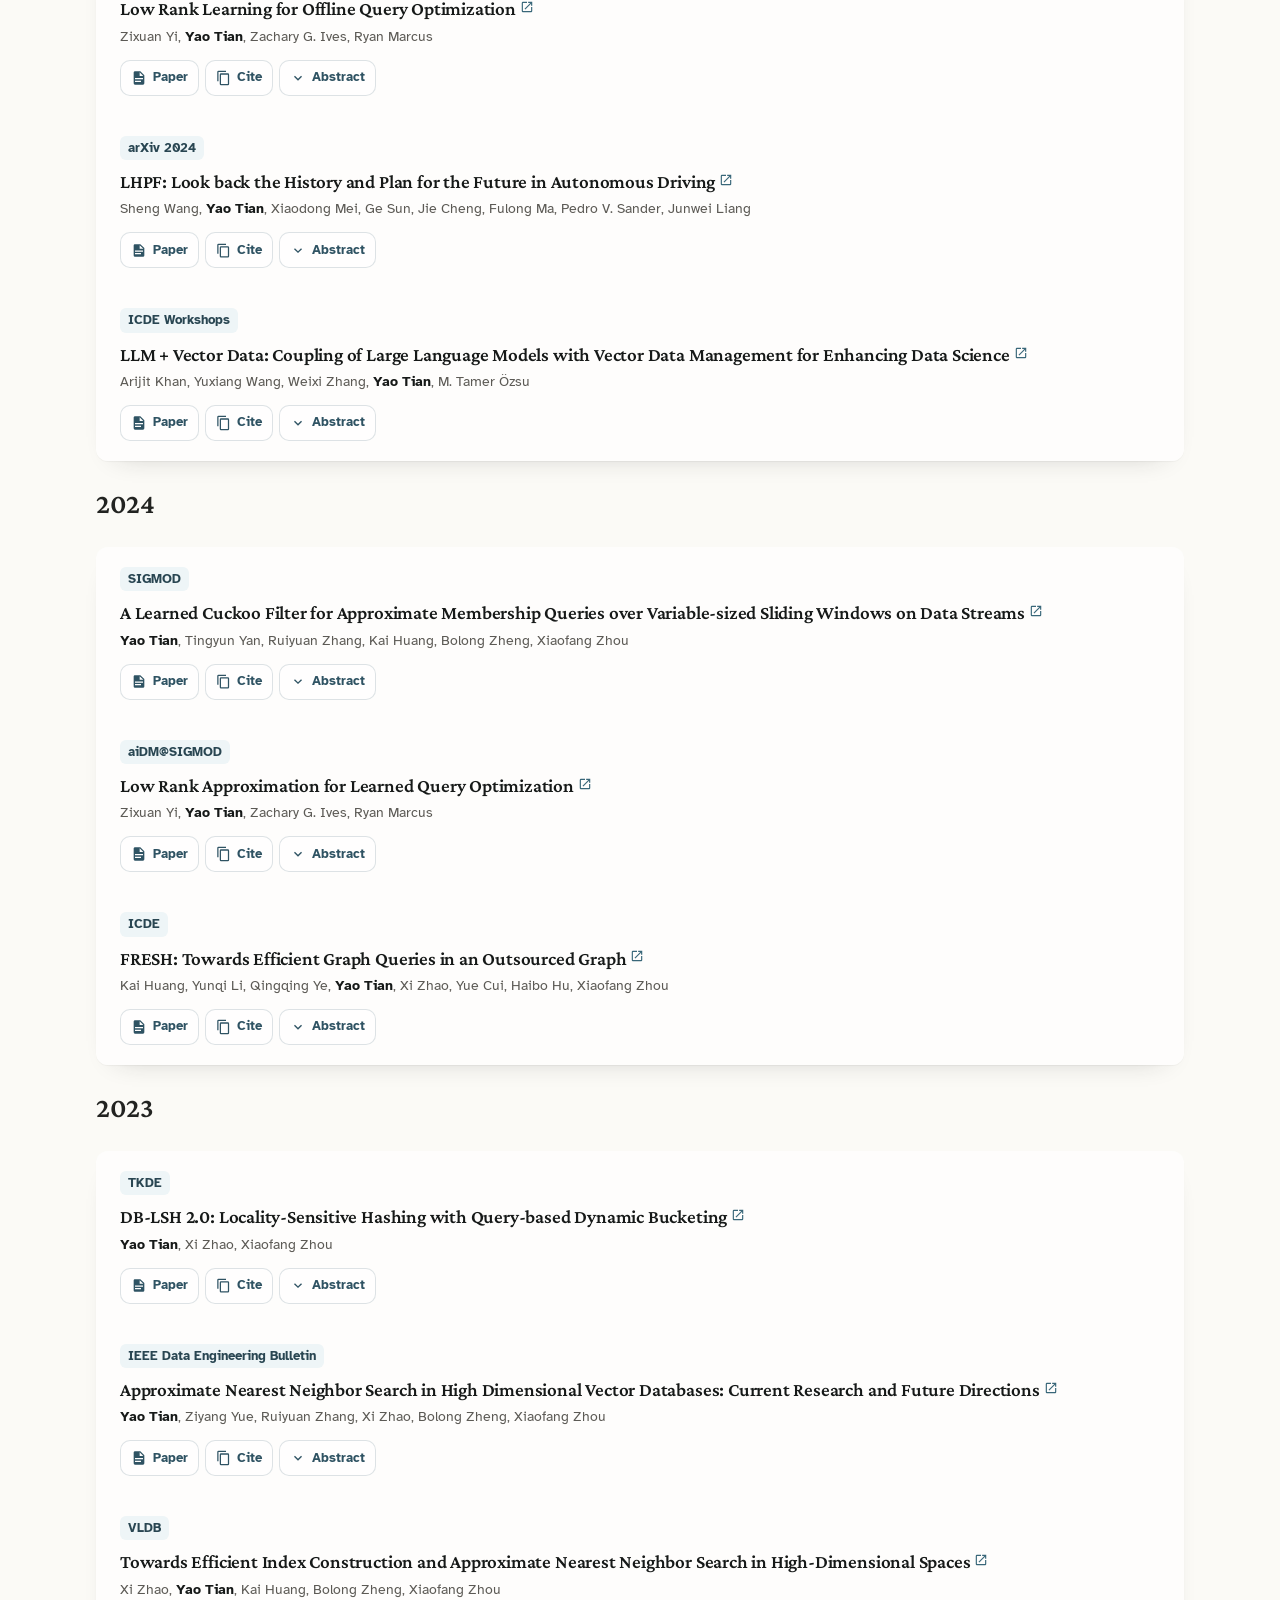
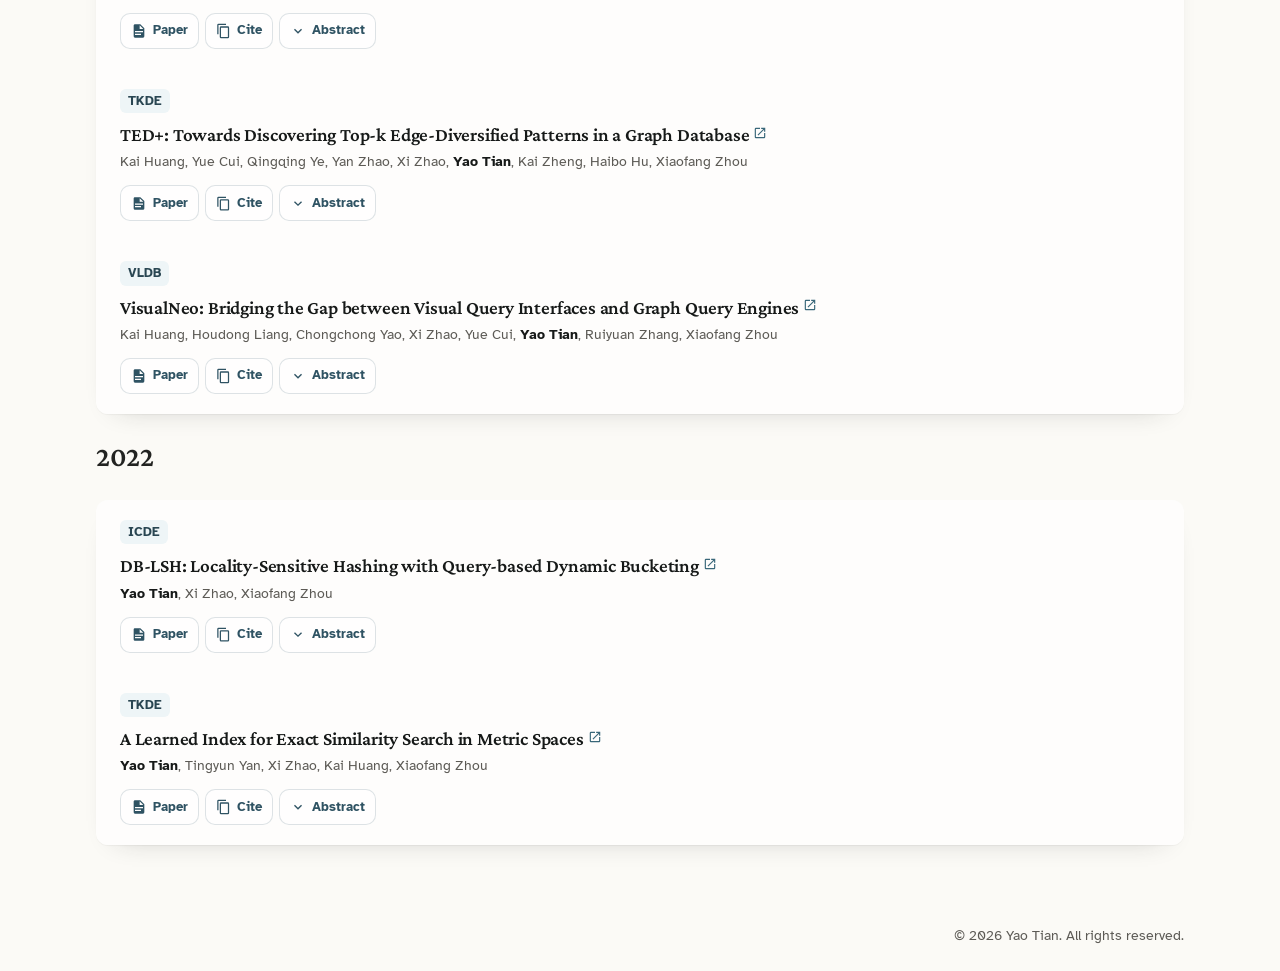
<file: publications/by-interest/index.html>
<!doctype html>
<html lang="en">
<head>
  <meta charset="utf-8">
  <title>Publications</title>
  <meta name="robots" content="noindex">
  <meta http-equiv="refresh" content="0; url=../index.html">
</head>
<body><a href="../index.html">Publications</a></body>
</html>
</file>
<file: _astro/_astro_assets.BHsrmB4F.css>
@layer astro.images{:where([data-astro-image]){height:auto}:where([data-astro-image=full-width]){width:100%}:where([data-astro-image=constrained]){max-width:100%}[data-astro-image-fit=fill]{object-fit:fill}[data-astro-image-fit=contain]{object-fit:contain}[data-astro-image-fit=cover]{object-fit:cover}[data-astro-image-fit=scale-down]{object-fit:scale-down}[data-astro-image-pos=top]{object-position:top}[data-astro-image-pos=bottom]{object-position:bottom}[data-astro-image-pos=left]{object-position:left}[data-astro-image-pos=right]{object-position:right}[data-astro-image-pos=center]{object-position:center}[data-astro-image-pos=top-bottom]{object-position:top bottom}[data-astro-image-pos=top-left]{object-position:top left}[data-astro-image-pos=top-right]{object-position:top right}[data-astro-image-pos=top-center]{object-position:top center}[data-astro-image-pos=bottom-top]{object-position:bottom top}[data-astro-image-pos=bottom-left]{object-position:bottom left}[data-astro-image-pos=bottom-right]{object-position:bottom right}[data-astro-image-pos=bottom-center]{object-position:bottom center}[data-astro-image-pos=left-top]{object-position:left top}[data-astro-image-pos=left-bottom]{object-position:left bottom}[data-astro-image-pos=left-right]{object-position:left right}[data-astro-image-pos=left-center]{object-position:left center}[data-astro-image-pos=right-top]{object-position:right top}[data-astro-image-pos=right-bottom]{object-position:right bottom}[data-astro-image-pos=right-left]{object-position:right left}[data-astro-image-pos=right-center]{object-position:right center}[data-astro-image-pos=center-top]{object-position:center top}[data-astro-image-pos=center-bottom]{object-position:center bottom}[data-astro-image-pos=center-left]{object-position:center left}[data-astro-image-pos=center-right]{object-position:center right}}
</file>
<file: _astro/honors.DX67BS2h.css>
a[data-astro-cid-anicp2yr]{text-underline-offset:.19em;text-decoration:underline 1px}a[data-astro-cid-anicp2yr]:hover{text-decoration-thickness:2px}
</file>
<file: _astro/index.C2SclhTM.css>
.figure-viewer[data-astro-cid-vqtvy76o]{width:min(96vw,96rem);max-width:100%;max-height:92dvh;margin:auto;padding:0;position:fixed;inset:0;overflow:hidden}.figure-viewer[data-astro-cid-vqtvy76o][open]{flex-direction:column;display:flex}.figure-viewer[data-astro-cid-vqtvy76o]::backdrop{background:#0d1519a6}.figure-viewer[data-astro-cid-vqtvy76o] header[data-astro-cid-vqtvy76o]{justify-content:space-between;align-items:center;padding:.45rem 1rem;display:flex}.close-figure[data-astro-cid-vqtvy76o]{cursor:pointer;min-height:2.75rem;padding-inline:.5rem;font-weight:600}.figure-scroll[data-astro-cid-vqtvy76o]{overscroll-behavior:contain;min-height:0;overflow:auto}.figure-scroll[data-astro-cid-vqtvy76o] img[data-astro-cid-vqtvy76o]{width:max(100%,82rem);max-width:none;height:auto;display:block}.scroll-hint[data-astro-cid-vqtvy76o]{color:#49575c;padding:.4rem 1rem}@media (width>=86rem){.scroll-hint[data-astro-cid-vqtvy76o]{display:none}}.timeline[data-astro-cid-rqg5okp4]{--rail:.3rem;--text-inset:1.55rem;margin-top:1.2rem;padding:0;list-style:none}.timeline[data-astro-cid-rqg5okp4] li[data-astro-cid-rqg5okp4]{padding-inline-start:var(--text-inset);align-items:baseline;gap:.18rem;padding-bottom:1.35rem;display:grid;position:relative}.timeline[data-astro-cid-rqg5okp4] li[data-astro-cid-rqg5okp4]:before,.timeline[data-astro-cid-rqg5okp4] li[data-astro-cid-rqg5okp4]:after{left:var(--rail);content:"";position:absolute}.timeline[data-astro-cid-rqg5okp4] li[data-astro-cid-rqg5okp4]:not(:last-child):before{background:#b1c5ca;width:1px;top:.63rem;bottom:-.63rem}html.dark .timeline[data-astro-cid-rqg5okp4] li[data-astro-cid-rqg5okp4]:before{background:#48616a}.timeline[data-astro-cid-rqg5okp4] li[data-astro-cid-rqg5okp4]:after{background:#497d90;border-radius:50%;width:.46rem;height:.46rem;top:.63rem;transform:translate(-50%,-50%)}html.dark .timeline[data-astro-cid-rqg5okp4] li[data-astro-cid-rqg5okp4]:after{background:#96bdc9}.timeline[data-astro-cid-rqg5okp4] li[data-astro-cid-rqg5okp4]:last-child{padding-bottom:0}time[data-astro-cid-rqg5okp4]{font-variant-numeric:tabular-nums;font-size:.91rem;line-height:1.45}.event[data-astro-cid-rqg5okp4]{text-wrap:pretty;margin-inline-end:clamp(.5rem,2vw,2rem);font-size:1.04rem;line-height:1.55}.event[data-astro-cid-rqg5okp4] a[data-astro-cid-rqg5okp4]{text-underline-offset:.19em;text-decoration:underline 1px}.event[data-astro-cid-rqg5okp4] a[data-astro-cid-rqg5okp4]:hover{text-decoration-thickness:2px}@media (width<=399px){.event[data-astro-cid-rqg5okp4]{text-wrap:balance}}@media (width>=640px){.timeline[data-astro-cid-rqg5okp4]{--rail:var(--news-rail)}.timeline[data-astro-cid-rqg5okp4] li[data-astro-cid-rqg5okp4]{grid-template-columns:var(--news-date-width) minmax(0, 1fr);column-gap:2rem;padding-inline-start:0}.timeline[data-astro-cid-rqg5okp4] li[data-astro-cid-rqg5okp4]:after,.timeline[data-astro-cid-rqg5okp4] li[data-astro-cid-rqg5okp4]:not(:last-child):before{top:.85rem}.timeline[data-astro-cid-rqg5okp4] li[data-astro-cid-rqg5okp4]:not(:last-child):before{bottom:-.85rem}.event[data-astro-cid-rqg5okp4]{font-size:1.085rem}}.older-news[data-astro-cid-vm6j4uit]{margin-block-start:.65rem}summary[data-astro-cid-vm6j4uit]{cursor:pointer;align-items:center;gap:.65rem;width:fit-content;min-height:2.75rem;padding-inline:.2rem;font-weight:600;list-style:none;display:flex}summary[data-astro-cid-vm6j4uit]::-webkit-details-marker{display:none}summary[data-astro-cid-vm6j4uit]:before{content:"";border-bottom:2px solid;border-right:2px solid;width:.5rem;height:.5rem;transform:rotate(-45deg)}details[data-astro-cid-vm6j4uit][open]>summary[data-astro-cid-vm6j4uit]:before{transform:rotate(45deg)}summary[data-astro-cid-vm6j4uit]:hover span[data-astro-cid-vm6j4uit]{text-underline-offset:.18em;text-decoration:underline}.hide-label[data-astro-cid-vm6j4uit],details[data-astro-cid-vm6j4uit][open] .show-label[data-astro-cid-vm6j4uit]{display:none}details[data-astro-cid-vm6j4uit][open] .hide-label[data-astro-cid-vm6j4uit]{display:inline}@media (width>=640px){#news[data-astro-cid-vm6j4uit]{--news-date-width:4.75rem;--news-rail:calc(var(--news-date-width) + .85rem)}summary[data-astro-cid-vm6j4uit]{margin-inline-start:calc(var(--news-rail) - .35rem)}}.home-page[data-astro-cid-lcdefpme]{padding-block:clamp(.6rem,2.4vw,1.85rem) .75rem}.featured-list[data-astro-cid-lcdefpme]{padding:0;list-style:none}.featured-paper[data-astro-cid-lcdefpme]{padding-block:1.25rem}.featured-paper[data-astro-cid-lcdefpme]+.featured-paper[data-astro-cid-lcdefpme]{border-top:1px solid color-mix(in srgb, currentColor 15%, transparent)}.featured-title[data-astro-cid-lcdefpme]{margin:0;font-size:clamp(1.25rem,2vw,1.55rem);font-weight:500;line-height:1.2}.featured-title[data-astro-cid-lcdefpme] a[data-astro-cid-lcdefpme]{color:inherit;text-decoration:none}.featured-title[data-astro-cid-lcdefpme] a[data-astro-cid-lcdefpme]:is(:hover,:focus-visible){text-underline-offset:.14em;text-decoration:underline}.featured-title[data-astro-cid-lcdefpme] strong[data-astro-cid-lcdefpme]{font-weight:700}.featured-venue[data-astro-cid-lcdefpme]{vertical-align:.15em;white-space:nowrap;border-radius:.22rem;margin-inline-end:.55rem;padding:.14rem .4rem;font-size:.875rem;font-weight:600;line-height:1.25;display:inline-block}.featured-summary[data-astro-cid-lcdefpme]{margin-top:.65rem;font-size:1.125rem;line-height:1.55;display:flow-root}.featured-summary[data-astro-cid-lcdefpme] p[data-astro-cid-lcdefpme]{margin:.55rem 0 0}.featured-summary[data-astro-cid-lcdefpme] p[data-astro-cid-lcdefpme]:first-of-type{margin-top:0}.featured-figure[data-astro-cid-lcdefpme]{float:left;width:min(29%,17.25rem);margin:.15rem 1.5rem .45rem 0}.featured-paper--short[data-astro-cid-lcdefpme] .featured-figure[data-astro-cid-lcdefpme]{width:min(24%,13.25rem)}.figure-zoom[data-astro-cid-lcdefpme]{cursor:zoom-in;padding:.45rem;display:block}.figure-zoom[data-astro-cid-lcdefpme] img[data-astro-cid-lcdefpme]{object-fit:contain;width:100%;height:auto;display:block}@media (width<=639px){.featured-paper[data-astro-cid-lcdefpme]{padding-block:1rem}.featured-summary[data-astro-cid-lcdefpme]{flex-direction:column;font-size:1rem;display:flex}.featured-summary[data-astro-cid-lcdefpme] p[data-astro-cid-lcdefpme]:first-of-type{order:-1}.featured-figure[data-astro-cid-lcdefpme],.featured-paper--short[data-astro-cid-lcdefpme] .featured-figure[data-astro-cid-lcdefpme]{float:none;width:100%;max-width:24rem;margin:.8rem auto .15rem}}.intro[data-astro-cid-lcdefpme]{grid-template-columns:minmax(0,1fr) auto;grid-template-areas:"name portrait""position position""bio bio";align-items:center;column-gap:1rem;display:grid}.name[data-astro-cid-lcdefpme]{letter-spacing:-.035em;grid-area:name;font-size:clamp(3rem,6.1vw,4.5rem);line-height:.96}.name[data-astro-cid-lcdefpme] h1[data-astro-cid-lcdefpme]{font:inherit;display:inline}.chinese-name[data-astro-cid-lcdefpme]{letter-spacing:.035em;white-space:nowrap;margin-inline-start:.14em;font-size:.44em;font-weight:500;display:inline-block}.position[data-astro-cid-lcdefpme]{grid-area:position;margin-top:.8rem;font-size:1.08rem;line-height:1.4}.portrait[data-astro-cid-lcdefpme]{border-radius:.45rem;grid-area:portrait;justify-self:end;width:clamp(5.25rem,24vw,6.75rem);height:auto;display:block}.introduction[data-astro-cid-lcdefpme]{grid-area:bio;margin-top:.9rem}.introduction[data-astro-cid-lcdefpme]>p[data-astro-cid-lcdefpme]{max-width:75ch;font-size:1.065rem;line-height:1.65}.contact[data-astro-cid-lcdefpme]{margin-top:.45rem}.contact-link[data-astro-cid-lcdefpme]{text-underline-offset:.19em;align-items:center;gap:.4rem;min-height:2.75rem;font-weight:700;text-decoration:underline 1px;display:inline-flex}.contact-link[data-astro-cid-lcdefpme]:hover{text-decoration-thickness:2px}.contact-link[data-astro-cid-lcdefpme] span[data-astro-cid-lcdefpme]{width:1.1em;height:1.1em}@media (width<=430px){.chinese-name[data-astro-cid-lcdefpme]{margin:.35em 0 0 .12em;display:block}}@media (width>=760px){.intro[data-astro-cid-lcdefpme]{grid-template-columns:minmax(0,1fr) minmax(10rem,14.875rem);grid-template-areas:"name portrait""position portrait""bio portrait";align-content:start;align-items:start;column-gap:clamp(2.25rem,5.5vw,5rem)}.portrait[data-astro-cid-lcdefpme]{width:100%}.position[data-astro-cid-lcdefpme]{margin-top:.85rem;font-size:1.18rem}.contact[data-astro-cid-lcdefpme]{margin-top:.65rem}.introduction[data-astro-cid-lcdefpme]>p[data-astro-cid-lcdefpme]{font-size:1.125rem}}
</file>
<file: _astro/Layout.cwnYPO0N.css>
*,:before,:after,::backdrop{--un-rotate:0;--un-rotate-x:0;--un-rotate-y:0;--un-rotate-z:0;--un-scale-x:1;--un-scale-y:1;--un-scale-z:1;--un-skew-x:0;--un-skew-y:0;--un-translate-x:0;--un-translate-y:0;--un-translate-z:0;--un-pan-x: ;--un-pan-y: ;--un-pinch-zoom: ;--un-scroll-snap-strictness:proximity;--un-ordinal: ;--un-slashed-zero: ;--un-numeric-figure: ;--un-numeric-spacing: ;--un-numeric-fraction: ;--un-border-spacing-x:0;--un-border-spacing-y:0;--un-ring-offset-shadow:0 0 #0000;--un-ring-shadow:0 0 #0000;--un-shadow-inset: ;--un-shadow:0 0 #0000;--un-ring-inset: ;--un-ring-offset-width:0px;--un-ring-offset-color:#fff;--un-ring-width:0px;--un-ring-color:#93c5fd80;--un-blur: ;--un-brightness: ;--un-contrast: ;--un-drop-shadow: ;--un-grayscale: ;--un-hue-rotate: ;--un-invert: ;--un-saturate: ;--un-sepia: ;--un-backdrop-blur: ;--un-backdrop-brightness: ;--un-backdrop-contrast: ;--un-backdrop-grayscale: ;--un-backdrop-hue-rotate: ;--un-backdrop-invert: ;--un-backdrop-opacity: ;--un-backdrop-saturate: ;--un-backdrop-sepia: }.i-mdi\:account-circle{--un-icon:url("data:image/svg+xml;utf8,%3Csvg viewBox='0 0 24 24' display='inline-block' vertical-align='middle' width='1.11em' height='1.11em' xmlns='http://www.w3.org/2000/svg' %3E%3Cpath fill='currentColor' d='M12 19.2c-2.5 0-4.71-1.28-6-3.2c.03-2 4-3.1 6-3.1s5.97 1.1 6 3.1a7.23 7.23 0 0 1-6 3.2M12 5a3 3 0 0 1 3 3a3 3 0 0 1-3 3a3 3 0 0 1-3-3a3 3 0 0 1 3-3m0-3A10 10 0 0 0 2 12a10 10 0 0 0 10 10a10 10 0 0 0 10-10c0-5.53-4.5-10-10-10'/%3E%3C/svg%3E");-webkit-mask:var(--un-icon) no-repeat;mask:var(--un-icon) no-repeat;color:inherit;vertical-align:middle;background-color:currentColor;width:1.11em;height:1.11em;display:inline-block;mask-size:100% 100%}.i-mdi\:account-group{--un-icon:url("data:image/svg+xml;utf8,%3Csvg viewBox='0 0 24 24' display='inline-block' vertical-align='middle' width='1.11em' height='1.11em' xmlns='http://www.w3.org/2000/svg' %3E%3Cpath fill='currentColor' d='M12 5.5A3.5 3.5 0 0 1 15.5 9a3.5 3.5 0 0 1-3.5 3.5A3.5 3.5 0 0 1 8.5 9A3.5 3.5 0 0 1 12 5.5M5 8c.56 0 1.08.15 1.53.42c-.15 1.43.27 2.85 1.13 3.96C7.16 13.34 6.16 14 5 14a3 3 0 0 1-3-3a3 3 0 0 1 3-3m14 0a3 3 0 0 1 3 3a3 3 0 0 1-3 3c-1.16 0-2.16-.66-2.66-1.62a5.54 5.54 0 0 0 1.13-3.96c.45-.27.97-.42 1.53-.42M5.5 18.25c0-2.07 2.91-3.75 6.5-3.75s6.5 1.68 6.5 3.75V20h-13zM0 20v-1.5c0-1.39 1.89-2.56 4.45-2.9c-.59.68-.95 1.62-.95 2.65V20zm24 0h-3.5v-1.75c0-1.03-.36-1.97-.95-2.65c2.56.34 4.45 1.51 4.45 2.9z'/%3E%3C/svg%3E");-webkit-mask:var(--un-icon) no-repeat;mask:var(--un-icon) no-repeat;color:inherit;vertical-align:middle;background-color:currentColor;width:1.11em;height:1.11em;display:inline-block;mask-size:100% 100%}.i-mdi\:archive{--un-icon:url("data:image/svg+xml;utf8,%3Csvg viewBox='0 0 24 24' display='inline-block' vertical-align='middle' width='1.11em' height='1.11em' xmlns='http://www.w3.org/2000/svg' %3E%3Cpath fill='currentColor' d='M3 3h18v4H3zm1 5h16v13H4zm5.5 3a.5.5 0 0 0-.5.5V13h6v-1.5a.5.5 0 0 0-.5-.5z'/%3E%3C/svg%3E");-webkit-mask:var(--un-icon) no-repeat;mask:var(--un-icon) no-repeat;color:inherit;vertical-align:middle;background-color:currentColor;width:1.11em;height:1.11em;display:inline-block;mask-size:100% 100%}.i-mdi\:arrow-left{--un-icon:url("data:image/svg+xml;utf8,%3Csvg viewBox='0 0 24 24' display='inline-block' vertical-align='middle' width='1.11em' height='1.11em' xmlns='http://www.w3.org/2000/svg' %3E%3Cpath fill='currentColor' d='M20 11v2H8l5.5 5.5l-1.42 1.42L4.16 12l7.92-7.92L13.5 5.5L8 11z'/%3E%3C/svg%3E");-webkit-mask:var(--un-icon) no-repeat;mask:var(--un-icon) no-repeat;color:inherit;vertical-align:middle;background-color:currentColor;width:1.11em;height:1.11em;display:inline-block;mask-size:100% 100%}.i-mdi\:arrow-right{--un-icon:url("data:image/svg+xml;utf8,%3Csvg viewBox='0 0 24 24' display='inline-block' vertical-align='middle' width='1.11em' height='1.11em' xmlns='http://www.w3.org/2000/svg' %3E%3Cpath fill='currentColor' d='M4 11v2h12l-5.5 5.5l1.42 1.42L19.84 12l-7.92-7.92L10.5 5.5L16 11z'/%3E%3C/svg%3E");-webkit-mask:var(--un-icon) no-repeat;mask:var(--un-icon) no-repeat;color:inherit;vertical-align:middle;background-color:currentColor;width:1.11em;height:1.11em;display:inline-block;mask-size:100% 100%}.i-mdi\:arrow-top-right{--un-icon:url("data:image/svg+xml;utf8,%3Csvg viewBox='0 0 24 24' display='inline-block' vertical-align='middle' width='1.11em' height='1.11em' xmlns='http://www.w3.org/2000/svg' %3E%3Cpath fill='currentColor' d='M5 17.59L15.59 7H9V5h10v10h-2V8.41L6.41 19z'/%3E%3C/svg%3E");-webkit-mask:var(--un-icon) no-repeat;mask:var(--un-icon) no-repeat;color:inherit;vertical-align:middle;background-color:currentColor;width:1.11em;height:1.11em;display:inline-block;mask-size:100% 100%}.i-mdi\:book-education{--un-icon:url("data:image/svg+xml;utf8,%3Csvg viewBox='0 0 24 24' display='inline-block' vertical-align='middle' width='1.11em' height='1.11em' xmlns='http://www.w3.org/2000/svg' %3E%3Cpath fill='currentColor' d='M8.82 17L13 19.28V22H6c-1.11 0-2-.89-2-2V4a2 2 0 0 1 2-2h1v7l2.5-1.5L12 9V2h6a2 2 0 0 1 2 2v8.54l-1.5-.82zM24 17l-5.5-3l-5.5 3l5.5 3zm-9 2.09v2L18.5 23l3.5-1.91v-2L18.5 21z'/%3E%3C/svg%3E");-webkit-mask:var(--un-icon) no-repeat;mask:var(--un-icon) no-repeat;color:inherit;vertical-align:middle;background-color:currentColor;width:1.11em;height:1.11em;display:inline-block;mask-size:100% 100%}.i-mdi\:bookshelf{--un-icon:url("data:image/svg+xml;utf8,%3Csvg viewBox='0 0 24 24' display='inline-block' vertical-align='middle' width='1.11em' height='1.11em' xmlns='http://www.w3.org/2000/svg' %3E%3Cpath fill='currentColor' d='M9 3v15h3V3zm3 2l4 13l3-1l-4-13zM5 5v13h3V5zM3 19v2h18v-2z'/%3E%3C/svg%3E");-webkit-mask:var(--un-icon) no-repeat;mask:var(--un-icon) no-repeat;color:inherit;vertical-align:middle;background-color:currentColor;width:1.11em;height:1.11em;display:inline-block;mask-size:100% 100%}.i-mdi\:briefcase{--un-icon:url("data:image/svg+xml;utf8,%3Csvg viewBox='0 0 24 24' display='inline-block' vertical-align='middle' width='1.11em' height='1.11em' xmlns='http://www.w3.org/2000/svg' %3E%3Cpath fill='currentColor' d='M10 2h4a2 2 0 0 1 2 2v2h4a2 2 0 0 1 2 2v11a2 2 0 0 1-2 2H4a2 2 0 0 1-2-2V8c0-1.11.89-2 2-2h4V4c0-1.11.89-2 2-2m4 4V4h-4v2z'/%3E%3C/svg%3E");-webkit-mask:var(--un-icon) no-repeat;mask:var(--un-icon) no-repeat;color:inherit;vertical-align:middle;background-color:currentColor;width:1.11em;height:1.11em;display:inline-block;mask-size:100% 100%}.i-mdi\:calendar{--un-icon:url("data:image/svg+xml;utf8,%3Csvg viewBox='0 0 24 24' display='inline-block' vertical-align='middle' width='1.11em' height='1.11em' xmlns='http://www.w3.org/2000/svg' %3E%3Cpath fill='currentColor' d='M19 19H5V8h14m-3-7v2H8V1H6v2H5c-1.11 0-2 .89-2 2v14a2 2 0 0 0 2 2h14a2 2 0 0 0 2-2V5a2 2 0 0 0-2-2h-1V1m-1 11h-5v5h5z'/%3E%3C/svg%3E");-webkit-mask:var(--un-icon) no-repeat;mask:var(--un-icon) no-repeat;color:inherit;vertical-align:middle;background-color:currentColor;width:1.11em;height:1.11em;display:inline-block;mask-size:100% 100%}.i-mdi\:calendar-blank{--un-icon:url("data:image/svg+xml;utf8,%3Csvg viewBox='0 0 24 24' display='inline-block' vertical-align='middle' width='1.11em' height='1.11em' xmlns='http://www.w3.org/2000/svg' %3E%3Cpath fill='currentColor' d='M19 19H5V8h14m-3-7v2H8V1H6v2H5c-1.11 0-2 .89-2 2v14a2 2 0 0 0 2 2h14a2 2 0 0 0 2-2V5a2 2 0 0 0-2-2h-1V1'/%3E%3C/svg%3E");-webkit-mask:var(--un-icon) no-repeat;mask:var(--un-icon) no-repeat;color:inherit;vertical-align:middle;background-color:currentColor;width:1.11em;height:1.11em;display:inline-block;mask-size:100% 100%}.i-mdi\:calendar-check{--un-icon:url("data:image/svg+xml;utf8,%3Csvg viewBox='0 0 24 24' display='inline-block' vertical-align='middle' width='1.11em' height='1.11em' xmlns='http://www.w3.org/2000/svg' %3E%3Cpath fill='currentColor' d='M19 19H5V8h14m0-5h-1V1h-2v2H8V1H6v2H5a2 2 0 0 0-2 2v14a2 2 0 0 0 2 2h14a2 2 0 0 0 2-2V5a2 2 0 0 0-2-2m-2.47 8.06L15.47 10l-4.88 4.88l-2.12-2.12l-1.06 1.06L10.59 17z'/%3E%3C/svg%3E");-webkit-mask:var(--un-icon) no-repeat;mask:var(--un-icon) no-repeat;color:inherit;vertical-align:middle;background-color:currentColor;width:1.11em;height:1.11em;display:inline-block;mask-size:100% 100%}.i-mdi\:calendar-clock{--un-icon:url("data:image/svg+xml;utf8,%3Csvg viewBox='0 0 24 24' display='inline-block' vertical-align='middle' width='1.11em' height='1.11em' xmlns='http://www.w3.org/2000/svg' %3E%3Cpath fill='currentColor' d='M15 13h1.5v2.82l2.44 1.41l-.75 1.3L15 16.69zm4-5H5v11h4.67c-.43-.91-.67-1.93-.67-3a7 7 0 0 1 7-7c1.07 0 2.09.24 3 .67zM5 21a2 2 0 0 1-2-2V5c0-1.11.89-2 2-2h1V1h2v2h8V1h2v2h1a2 2 0 0 1 2 2v6.1c1.24 1.26 2 2.99 2 4.9a7 7 0 0 1-7 7c-1.91 0-3.64-.76-4.9-2zm11-9.85A4.85 4.85 0 0 0 11.15 16c0 2.68 2.17 4.85 4.85 4.85A4.85 4.85 0 0 0 20.85 16c0-2.68-2.17-4.85-4.85-4.85'/%3E%3C/svg%3E");-webkit-mask:var(--un-icon) no-repeat;mask:var(--un-icon) no-repeat;color:inherit;vertical-align:middle;background-color:currentColor;width:1.11em;height:1.11em;display:inline-block;mask-size:100% 100%}.i-mdi\:calendar-range{--un-icon:url("data:image/svg+xml;utf8,%3Csvg viewBox='0 0 24 24' display='inline-block' vertical-align='middle' width='1.11em' height='1.11em' xmlns='http://www.w3.org/2000/svg' %3E%3Cpath fill='currentColor' d='M9 10H7v2h2zm4 0h-2v2h2zm4 0h-2v2h2zm2-7h-1V1h-2v2H8V1H6v2H5a2 2 0 0 0-2 2v14a2 2 0 0 0 2 2h14a2 2 0 0 0 2-2V5a2 2 0 0 0-2-2m0 16H5V8h14z'/%3E%3C/svg%3E");-webkit-mask:var(--un-icon) no-repeat;mask:var(--un-icon) no-repeat;color:inherit;vertical-align:middle;background-color:currentColor;width:1.11em;height:1.11em;display:inline-block;mask-size:100% 100%}.i-mdi\:certificate-outline{--un-icon:url("data:image/svg+xml;utf8,%3Csvg viewBox='0 0 24 24' display='inline-block' vertical-align='middle' width='1.11em' height='1.11em' xmlns='http://www.w3.org/2000/svg' %3E%3Cpath fill='currentColor' d='m13 21l2-1l2 1v-7h-4m4-5V7l-2 1l-2-1v2l-2 1l2 1v2l2-1l2 1v-2l2-1m1-7H4a2 2 0 0 0-2 2v10a2 2 0 0 0 2 2h7v-2H4V5h16v10h-1v2h1a2 2 0 0 0 2-2V5a2 2 0 0 0-2-2m-9 5H5V6h6m-2 5H5V9h4m2 5H5v-2h6Z'/%3E%3C/svg%3E");-webkit-mask:var(--un-icon) no-repeat;mask:var(--un-icon) no-repeat;color:inherit;vertical-align:middle;background-color:currentColor;width:1.11em;height:1.11em;display:inline-block;mask-size:100% 100%}.i-mdi\:check{--un-icon:url("data:image/svg+xml;utf8,%3Csvg viewBox='0 0 24 24' display='inline-block' vertical-align='middle' width='1.11em' height='1.11em' xmlns='http://www.w3.org/2000/svg' %3E%3Cpath fill='currentColor' d='M21 7L9 19l-5.5-5.5l1.41-1.41L9 16.17L19.59 5.59z'/%3E%3C/svg%3E");-webkit-mask:var(--un-icon) no-repeat;mask:var(--un-icon) no-repeat;color:inherit;vertical-align:middle;background-color:currentColor;width:1.11em;height:1.11em;display:inline-block;mask-size:100% 100%}.i-mdi\:check-circle{--un-icon:url("data:image/svg+xml;utf8,%3Csvg viewBox='0 0 24 24' display='inline-block' vertical-align='middle' width='1.11em' height='1.11em' xmlns='http://www.w3.org/2000/svg' %3E%3Cpath fill='currentColor' d='M12 2C6.5 2 2 6.5 2 12s4.5 10 10 10s10-4.5 10-10S17.5 2 12 2m-2 15l-5-5l1.41-1.41L10 14.17l7.59-7.59L19 8z'/%3E%3C/svg%3E");-webkit-mask:var(--un-icon) no-repeat;mask:var(--un-icon) no-repeat;color:inherit;vertical-align:middle;background-color:currentColor;width:1.11em;height:1.11em;display:inline-block;mask-size:100% 100%}.i-mdi\:check-circle-outline{--un-icon:url("data:image/svg+xml;utf8,%3Csvg viewBox='0 0 24 24' display='inline-block' vertical-align='middle' width='1.11em' height='1.11em' xmlns='http://www.w3.org/2000/svg' %3E%3Cpath fill='currentColor' d='M12 2C6.5 2 2 6.5 2 12s4.5 10 10 10s10-4.5 10-10S17.5 2 12 2m0 18c-4.41 0-8-3.59-8-8s3.59-8 8-8s8 3.59 8 8s-3.59 8-8 8m4.59-12.42L10 14.17l-2.59-2.58L6 13l4 4l8-8z'/%3E%3C/svg%3E");-webkit-mask:var(--un-icon) no-repeat;mask:var(--un-icon) no-repeat;color:inherit;vertical-align:middle;background-color:currentColor;width:1.11em;height:1.11em;display:inline-block;mask-size:100% 100%}.i-mdi\:chevron-down{--un-icon:url("data:image/svg+xml;utf8,%3Csvg viewBox='0 0 24 24' display='inline-block' vertical-align='middle' width='1.11em' height='1.11em' xmlns='http://www.w3.org/2000/svg' %3E%3Cpath fill='currentColor' d='M7.41 8.58L12 13.17l4.59-4.59L18 10l-6 6l-6-6z'/%3E%3C/svg%3E");-webkit-mask:var(--un-icon) no-repeat;mask:var(--un-icon) no-repeat;color:inherit;vertical-align:middle;background-color:currentColor;width:1.11em;height:1.11em;display:inline-block;mask-size:100% 100%}.i-mdi\:chevron-right{--un-icon:url("data:image/svg+xml;utf8,%3Csvg viewBox='0 0 24 24' display='inline-block' vertical-align='middle' width='1.11em' height='1.11em' xmlns='http://www.w3.org/2000/svg' %3E%3Cpath fill='currentColor' d='M8.59 16.58L13.17 12L8.59 7.41L10 6l6 6l-6 6z'/%3E%3C/svg%3E");-webkit-mask:var(--un-icon) no-repeat;mask:var(--un-icon) no-repeat;color:inherit;vertical-align:middle;background-color:currentColor;width:1.11em;height:1.11em;display:inline-block;mask-size:100% 100%}.i-mdi\:circle{--un-icon:url("data:image/svg+xml;utf8,%3Csvg viewBox='0 0 24 24' display='inline-block' vertical-align='middle' width='1.11em' height='1.11em' xmlns='http://www.w3.org/2000/svg' %3E%3Cpath fill='currentColor' d='M12 2A10 10 0 0 0 2 12a10 10 0 0 0 10 10a10 10 0 0 0 10-10A10 10 0 0 0 12 2'/%3E%3C/svg%3E");-webkit-mask:var(--un-icon) no-repeat;mask:var(--un-icon) no-repeat;color:inherit;vertical-align:middle;background-color:currentColor;width:1.11em;height:1.11em;display:inline-block;mask-size:100% 100%}.i-mdi\:clock-outline{--un-icon:url("data:image/svg+xml;utf8,%3Csvg viewBox='0 0 24 24' display='inline-block' vertical-align='middle' width='1.11em' height='1.11em' xmlns='http://www.w3.org/2000/svg' %3E%3Cpath fill='currentColor' d='M12 20a8 8 0 0 0 8-8a8 8 0 0 0-8-8a8 8 0 0 0-8 8a8 8 0 0 0 8 8m0-18a10 10 0 0 1 10 10a10 10 0 0 1-10 10C6.47 22 2 17.5 2 12A10 10 0 0 1 12 2m.5 5v5.25l4.5 2.67l-.75 1.23L11 13V7z'/%3E%3C/svg%3E");-webkit-mask:var(--un-icon) no-repeat;mask:var(--un-icon) no-repeat;color:inherit;vertical-align:middle;background-color:currentColor;width:1.11em;height:1.11em;display:inline-block;mask-size:100% 100%}.i-mdi\:code-braces{--un-icon:url("data:image/svg+xml;utf8,%3Csvg viewBox='0 0 24 24' display='inline-block' vertical-align='middle' width='1.11em' height='1.11em' xmlns='http://www.w3.org/2000/svg' %3E%3Cpath fill='currentColor' d='M8 3a2 2 0 0 0-2 2v4a2 2 0 0 1-2 2H3v2h1a2 2 0 0 1 2 2v4a2 2 0 0 0 2 2h2v-2H8v-5a2 2 0 0 0-2-2a2 2 0 0 0 2-2V5h2V3m6 0a2 2 0 0 1 2 2v4a2 2 0 0 0 2 2h1v2h-1a2 2 0 0 0-2 2v4a2 2 0 0 1-2 2h-2v-2h2v-5a2 2 0 0 1 2-2a2 2 0 0 1-2-2V5h-2V3z'/%3E%3C/svg%3E");-webkit-mask:var(--un-icon) no-repeat;mask:var(--un-icon) no-repeat;color:inherit;vertical-align:middle;background-color:currentColor;width:1.11em;height:1.11em;display:inline-block;mask-size:100% 100%}.i-mdi\:content-copy{--un-icon:url("data:image/svg+xml;utf8,%3Csvg viewBox='0 0 24 24' display='inline-block' vertical-align='middle' width='1.11em' height='1.11em' xmlns='http://www.w3.org/2000/svg' %3E%3Cpath fill='currentColor' d='M19 21H8V7h11m0-2H8a2 2 0 0 0-2 2v14a2 2 0 0 0 2 2h11a2 2 0 0 0 2-2V7a2 2 0 0 0-2-2m-3-4H4a2 2 0 0 0-2 2v14h2V3h12z'/%3E%3C/svg%3E");-webkit-mask:var(--un-icon) no-repeat;mask:var(--un-icon) no-repeat;color:inherit;vertical-align:middle;background-color:currentColor;width:1.11em;height:1.11em;display:inline-block;mask-size:100% 100%}.i-mdi\:file-document{--un-icon:url("data:image/svg+xml;utf8,%3Csvg viewBox='0 0 24 24' display='inline-block' vertical-align='middle' width='1.11em' height='1.11em' xmlns='http://www.w3.org/2000/svg' %3E%3Cpath fill='currentColor' d='M13 9h5.5L13 3.5zM6 2h8l6 6v12a2 2 0 0 1-2 2H6a2 2 0 0 1-2-2V4c0-1.11.89-2 2-2m9 16v-2H6v2zm3-4v-2H6v2z'/%3E%3C/svg%3E");-webkit-mask:var(--un-icon) no-repeat;mask:var(--un-icon) no-repeat;color:inherit;vertical-align:middle;background-color:currentColor;width:1.11em;height:1.11em;display:inline-block;mask-size:100% 100%}.i-mdi\:file-document-check{--un-icon:url("data:image/svg+xml;utf8,%3Csvg viewBox='0 0 24 24' display='inline-block' vertical-align='middle' width='1.11em' height='1.11em' xmlns='http://www.w3.org/2000/svg' %3E%3Cpath fill='currentColor' d='m23.5 17l-5 5l-3.5-3.5l1.5-1.5l2 2l3.5-3.5zM6 2c-1.11 0-2 .89-2 2v16c0 1.11.89 2 2 2h7.81c-.53-.91-.81-1.95-.81-3c0-.33.03-.67.08-1H6v-2h7.81c.46-.8 1.1-1.5 1.87-2H6v-2h12v1.08c.33-.05.67-.08 1-.08c.34 0 .67.03 1 .08V8l-6-6m-1 1.5L18.5 9H13Z'/%3E%3C/svg%3E");-webkit-mask:var(--un-icon) no-repeat;mask:var(--un-icon) no-repeat;color:inherit;vertical-align:middle;background-color:currentColor;width:1.11em;height:1.11em;display:inline-block;mask-size:100% 100%}.i-mdi\:file-document-edit{--un-icon:url("data:image/svg+xml;utf8,%3Csvg viewBox='0 0 24 24' display='inline-block' vertical-align='middle' width='1.11em' height='1.11em' xmlns='http://www.w3.org/2000/svg' %3E%3Cpath fill='currentColor' d='M6 2c-1.11 0-2 .89-2 2v16a2 2 0 0 0 2 2h4v-1.91L12.09 18H6v-2h8.09l2-2H6v-2h12.09L20 10.09V8l-6-6zm7 1.5L18.5 9H13zm7.15 9.5a.55.55 0 0 0-.4.16l-1.02 1.02l2.09 2.08l1.02-1.01c.21-.22.21-.58 0-.79l-1.3-1.3a.54.54 0 0 0-.39-.16m-2.01 1.77L12 20.92V23h2.08l6.15-6.15z'/%3E%3C/svg%3E");-webkit-mask:var(--un-icon) no-repeat;mask:var(--un-icon) no-repeat;color:inherit;vertical-align:middle;background-color:currentColor;width:1.11em;height:1.11em;display:inline-block;mask-size:100% 100%}.i-mdi\:file-document-multiple{--un-icon:url("data:image/svg+xml;utf8,%3Csvg viewBox='0 0 24 24' display='inline-block' vertical-align='middle' width='1.11em' height='1.11em' xmlns='http://www.w3.org/2000/svg' %3E%3Cpath fill='currentColor' d='M4 4v18h16v2H4c-1.1 0-2-.9-2-2V4zm11 3h5.5L15 1.5zM8 0h8l6 6v12c0 1.11-.89 2-2 2H8a2 2 0 0 1-2-2V2c0-1.11.89-2 2-2m9 16v-2H8v2zm3-4v-2H8v2z'/%3E%3C/svg%3E");-webkit-mask:var(--un-icon) no-repeat;mask:var(--un-icon) no-repeat;color:inherit;vertical-align:middle;background-color:currentColor;width:1.11em;height:1.11em;display:inline-block;mask-size:100% 100%}.i-mdi\:file-document-outline{--un-icon:url("data:image/svg+xml;utf8,%3Csvg viewBox='0 0 24 24' display='inline-block' vertical-align='middle' width='1.11em' height='1.11em' xmlns='http://www.w3.org/2000/svg' %3E%3Cpath fill='currentColor' d='M6 2a2 2 0 0 0-2 2v16a2 2 0 0 0 2 2h12a2 2 0 0 0 2-2V8l-6-6zm0 2h7v5h5v11H6zm2 8v2h8v-2zm0 4v2h5v-2z'/%3E%3C/svg%3E");-webkit-mask:var(--un-icon) no-repeat;mask:var(--un-icon) no-repeat;color:inherit;vertical-align:middle;background-color:currentColor;width:1.11em;height:1.11em;display:inline-block;mask-size:100% 100%}.i-mdi\:file-pdf-box{--un-icon:url("data:image/svg+xml;utf8,%3Csvg viewBox='0 0 24 24' display='inline-block' vertical-align='middle' width='1.11em' height='1.11em' xmlns='http://www.w3.org/2000/svg' %3E%3Cpath fill='currentColor' d='M19 3H5c-1.1 0-2 .9-2 2v14c0 1.1.9 2 2 2h14c1.1 0 2-.9 2-2V5c0-1.1-.9-2-2-2m-9.5 8.5c0 .8-.7 1.5-1.5 1.5H7v2H5.5V9H8c.8 0 1.5.7 1.5 1.5zm5 2c0 .8-.7 1.5-1.5 1.5h-2.5V9H13c.8 0 1.5.7 1.5 1.5zm4-3H17v1h1.5V13H17v2h-1.5V9h3zm-6.5 0h1v3h-1zm-5 0h1v1H7z'/%3E%3C/svg%3E");-webkit-mask:var(--un-icon) no-repeat;mask:var(--un-icon) no-repeat;color:inherit;vertical-align:middle;background-color:currentColor;width:1.11em;height:1.11em;display:inline-block;mask-size:100% 100%}.i-mdi\:folder-open{--un-icon:url("data:image/svg+xml;utf8,%3Csvg viewBox='0 0 24 24' display='inline-block' vertical-align='middle' width='1.11em' height='1.11em' xmlns='http://www.w3.org/2000/svg' %3E%3Cpath fill='currentColor' d='M19 20H4a2 2 0 0 1-2-2V6c0-1.11.89-2 2-2h6l2 2h7a2 2 0 0 1 2 2H4v10l2.14-8h17.07l-2.28 8.5c-.23.87-1.01 1.5-1.93 1.5'/%3E%3C/svg%3E");-webkit-mask:var(--un-icon) no-repeat;mask:var(--un-icon) no-repeat;color:inherit;vertical-align:middle;background-color:currentColor;width:1.11em;height:1.11em;display:inline-block;mask-size:100% 100%}.i-mdi\:history{--un-icon:url("data:image/svg+xml;utf8,%3Csvg viewBox='0 0 24 24' display='inline-block' vertical-align='middle' width='1.11em' height='1.11em' xmlns='http://www.w3.org/2000/svg' %3E%3Cpath fill='currentColor' d='M13.5 8H12v5l4.28 2.54l.72-1.21l-3.5-2.08zM13 3a9 9 0 0 0-9 9H1l3.96 4.03L9 12H6a7 7 0 0 1 7-7a7 7 0 0 1 7 7a7 7 0 0 1-7 7c-1.93 0-3.68-.79-4.94-2.06l-1.42 1.42A8.9 8.9 0 0 0 13 21a9 9 0 0 0 9-9a9 9 0 0 0-9-9'/%3E%3C/svg%3E");-webkit-mask:var(--un-icon) no-repeat;mask:var(--un-icon) no-repeat;color:inherit;vertical-align:middle;background-color:currentColor;width:1.11em;height:1.11em;display:inline-block;mask-size:100% 100%}.i-mdi\:linkedin{--un-icon:url("data:image/svg+xml;utf8,%3Csvg viewBox='0 0 24 24' display='inline-block' vertical-align='middle' width='1.11em' height='1.11em' xmlns='http://www.w3.org/2000/svg' %3E%3Cpath fill='currentColor' d='M19 3a2 2 0 0 1 2 2v14a2 2 0 0 1-2 2H5a2 2 0 0 1-2-2V5a2 2 0 0 1 2-2zm-.5 15.5v-5.3a3.26 3.26 0 0 0-3.26-3.26c-.85 0-1.84.52-2.32 1.3v-1.11h-2.79v8.37h2.79v-4.93c0-.77.62-1.4 1.39-1.4a1.4 1.4 0 0 1 1.4 1.4v4.93zM6.88 8.56a1.68 1.68 0 0 0 1.68-1.68c0-.93-.75-1.69-1.68-1.69a1.69 1.69 0 0 0-1.69 1.69c0 .93.76 1.68 1.69 1.68m1.39 9.94v-8.37H5.5v8.37z'/%3E%3C/svg%3E");-webkit-mask:var(--un-icon) no-repeat;mask:var(--un-icon) no-repeat;color:inherit;vertical-align:middle;background-color:currentColor;width:1.11em;height:1.11em;display:inline-block;mask-size:100% 100%}.i-mdi\:medal{--un-icon:url("data:image/svg+xml;utf8,%3Csvg viewBox='0 0 24 24' display='inline-block' vertical-align='middle' width='1.11em' height='1.11em' xmlns='http://www.w3.org/2000/svg' %3E%3Cpath fill='currentColor' d='M20 2H4v2l5.81 4.36a7.004 7.004 0 0 0-4.46 8.84a6.996 6.996 0 0 0 8.84 4.46a7 7 0 0 0 0-13.3L20 4zm-5.06 17.5L12 17.78L9.06 19.5l.78-3.33l-2.59-2.24l3.41-.29L12 10.5l1.34 3.14l3.41.29l-2.59 2.24z'/%3E%3C/svg%3E");-webkit-mask:var(--un-icon) no-repeat;mask:var(--un-icon) no-repeat;color:inherit;vertical-align:middle;background-color:currentColor;width:1.11em;height:1.11em;display:inline-block;mask-size:100% 100%}.i-mdi\:open-in-new{--un-icon:url("data:image/svg+xml;utf8,%3Csvg viewBox='0 0 24 24' display='inline-block' vertical-align='middle' width='1.11em' height='1.11em' xmlns='http://www.w3.org/2000/svg' %3E%3Cpath fill='currentColor' d='M14 3v2h3.59l-9.83 9.83l1.41 1.41L19 6.41V10h2V3m-2 16H5V5h7V3H5a2 2 0 0 0-2 2v14a2 2 0 0 0 2 2h14a2 2 0 0 0 2-2v-7h-2z'/%3E%3C/svg%3E");-webkit-mask:var(--un-icon) no-repeat;mask:var(--un-icon) no-repeat;color:inherit;vertical-align:middle;background-color:currentColor;width:1.11em;height:1.11em;display:inline-block;mask-size:100% 100%}.i-mdi\:post-outline{--un-icon:url("data:image/svg+xml;utf8,%3Csvg viewBox='0 0 24 24' display='inline-block' vertical-align='middle' width='1.11em' height='1.11em' xmlns='http://www.w3.org/2000/svg' %3E%3Cpath fill='currentColor' d='M19 5v14H5V5zm2-2H3v18h18zm-4 14H7v-1h10zm0-2H7v-1h10zm0-3H7V7h10z'/%3E%3C/svg%3E");-webkit-mask:var(--un-icon) no-repeat;mask:var(--un-icon) no-repeat;color:inherit;vertical-align:middle;background-color:currentColor;width:1.11em;height:1.11em;display:inline-block;mask-size:100% 100%}.i-mdi\:rocket-launch{--un-icon:url("data:image/svg+xml;utf8,%3Csvg viewBox='0 0 24 24' display='inline-block' vertical-align='middle' width='1.11em' height='1.11em' xmlns='http://www.w3.org/2000/svg' %3E%3Cpath fill='currentColor' d='m13.16 22.19l-1.66-3.84c1.6-.58 3.07-1.35 4.43-2.27l-2.78 6.11m-7.5-9.69l-3.84-1.65l6.11-2.78a20 20 0 0 0-2.27 4.43M21.66 2.35S23.78 7.31 18.11 13c-2.2 2.17-4.58 3.5-6.73 4.34c-.74.28-1.57.1-2.12-.46l-2.13-2.13c-.56-.56-.74-1.38-.47-2.13C7.5 10.5 8.83 8.09 11 5.89C16.69.216 21.66 2.35 21.66 2.35M6.25 22H4.84l4.09-4.1c.3.21.63.36.97.45zM2 22v-1.41l4.77-4.78l1.43 1.42L3.41 22zm0-2.84v-1.41l3.65-3.65c.09.35.24.68.45.97zM16 6a2 2 0 1 0 0 4c1.11 0 2-.89 2-2a2 2 0 0 0-2-2'/%3E%3C/svg%3E");-webkit-mask:var(--un-icon) no-repeat;mask:var(--un-icon) no-repeat;color:inherit;vertical-align:middle;background-color:currentColor;width:1.11em;height:1.11em;display:inline-block;mask-size:100% 100%}.i-mdi\:school{--un-icon:url("data:image/svg+xml;utf8,%3Csvg viewBox='0 0 24 24' display='inline-block' vertical-align='middle' width='1.11em' height='1.11em' xmlns='http://www.w3.org/2000/svg' %3E%3Cpath fill='currentColor' d='M12 3L1 9l11 6l9-4.91V17h2V9M5 13.18v4L12 21l7-3.82v-4L12 17z'/%3E%3C/svg%3E");-webkit-mask:var(--un-icon) no-repeat;mask:var(--un-icon) no-repeat;color:inherit;vertical-align:middle;background-color:currentColor;width:1.11em;height:1.11em;display:inline-block;mask-size:100% 100%}.i-mdi\:sparkles{--un-icon:url("data:image/svg+xml;utf8,%3Csvg viewBox='0 0 24 24' display='inline-block' vertical-align='middle' width='1.11em' height='1.11em' xmlns='http://www.w3.org/2000/svg' %3E%3Cpath fill='currentColor' d='m19 1l-1.26 2.75L15 5l2.74 1.26L19 9l1.25-2.74L23 5l-2.75-1.25M9 4L6.5 9.5L1 12l5.5 2.5L9 20l2.5-5.5L17 12l-5.5-2.5M19 15l-1.26 2.74L15 19l2.74 1.25L19 23l1.25-2.75L23 19l-2.75-1.26'/%3E%3C/svg%3E");-webkit-mask:var(--un-icon) no-repeat;mask:var(--un-icon) no-repeat;color:inherit;vertical-align:middle;background-color:currentColor;width:1.11em;height:1.11em;display:inline-block;mask-size:100% 100%}.i-mdi\:star{--un-icon:url("data:image/svg+xml;utf8,%3Csvg viewBox='0 0 24 24' display='inline-block' vertical-align='middle' width='1.11em' height='1.11em' xmlns='http://www.w3.org/2000/svg' %3E%3Cpath fill='currentColor' d='M12 17.27L18.18 21l-1.64-7.03L22 9.24l-7.19-.62L12 2L9.19 8.62L2 9.24l5.45 4.73L5.82 21z'/%3E%3C/svg%3E");-webkit-mask:var(--un-icon) no-repeat;mask:var(--un-icon) no-repeat;color:inherit;vertical-align:middle;background-color:currentColor;width:1.11em;height:1.11em;display:inline-block;mask-size:100% 100%}.i-mdi\:star-outline{--un-icon:url("data:image/svg+xml;utf8,%3Csvg viewBox='0 0 24 24' display='inline-block' vertical-align='middle' width='1.11em' height='1.11em' xmlns='http://www.w3.org/2000/svg' %3E%3Cpath fill='currentColor' d='m12 15.39l-3.76 2.27l.99-4.28l-3.32-2.88l4.38-.37L12 6.09l1.71 4.04l4.38.37l-3.32 2.88l.99 4.28M22 9.24l-7.19-.61L12 2L9.19 8.63L2 9.24l5.45 4.73L5.82 21L12 17.27L18.18 21l-1.64-7.03z'/%3E%3C/svg%3E");-webkit-mask:var(--un-icon) no-repeat;mask:var(--un-icon) no-repeat;color:inherit;vertical-align:middle;background-color:currentColor;width:1.11em;height:1.11em;display:inline-block;mask-size:100% 100%}.i-mdi\:tag-outline{--un-icon:url("data:image/svg+xml;utf8,%3Csvg viewBox='0 0 24 24' display='inline-block' vertical-align='middle' width='1.11em' height='1.11em' xmlns='http://www.w3.org/2000/svg' %3E%3Cpath fill='currentColor' d='m21.41 11.58l-9-9A2 2 0 0 0 11 2H4a2 2 0 0 0-2 2v7a2 2 0 0 0 .59 1.42l9 9A2 2 0 0 0 13 22a2 2 0 0 0 1.41-.59l7-7A2 2 0 0 0 22 13a2 2 0 0 0-.59-1.42M13 20l-9-9V4h7l9 9M6.5 5A1.5 1.5 0 1 1 5 6.5A1.5 1.5 0 0 1 6.5 5'/%3E%3C/svg%3E");-webkit-mask:var(--un-icon) no-repeat;mask:var(--un-icon) no-repeat;color:inherit;vertical-align:middle;background-color:currentColor;width:1.11em;height:1.11em;display:inline-block;mask-size:100% 100%}.i-mdi\:text-box-outline{--un-icon:url("data:image/svg+xml;utf8,%3Csvg viewBox='0 0 24 24' display='inline-block' vertical-align='middle' width='1.11em' height='1.11em' xmlns='http://www.w3.org/2000/svg' %3E%3Cpath fill='currentColor' d='M5 3c-1.11 0-2 .89-2 2v14c0 1.11.89 2 2 2h14c1.11 0 2-.89 2-2V5c0-1.11-.89-2-2-2zm0 2h14v14H5zm2 2v2h10V7zm0 4v2h10v-2zm0 4v2h7v-2z'/%3E%3C/svg%3E");-webkit-mask:var(--un-icon) no-repeat;mask:var(--un-icon) no-repeat;color:inherit;vertical-align:middle;background-color:currentColor;width:1.11em;height:1.11em;display:inline-block;mask-size:100% 100%}.i-mdi\:trophy{--un-icon:url("data:image/svg+xml;utf8,%3Csvg viewBox='0 0 24 24' display='inline-block' vertical-align='middle' width='1.11em' height='1.11em' xmlns='http://www.w3.org/2000/svg' %3E%3Cpath fill='currentColor' d='M18 2c-.9 0-2 1-2 2H8c0-1-1.1-2-2-2H2v9c0 1 1 2 2 2h2.2c.4 2 1.7 3.7 4.8 4v2.08C8 19.54 8 22 8 22h8s0-2.46-3-2.92V17c3.1-.3 4.4-2 4.8-4H20c1 0 2-1 2-2V2zM6 11H4V4h2zm14 0h-2V4h2z'/%3E%3C/svg%3E");-webkit-mask:var(--un-icon) no-repeat;mask:var(--un-icon) no-repeat;color:inherit;vertical-align:middle;background-color:currentColor;width:1.11em;height:1.11em;display:inline-block;mask-size:100% 100%}.i-mdi\:twitter{--un-icon:url("data:image/svg+xml;utf8,%3Csvg viewBox='0 0 24 24' display='inline-block' vertical-align='middle' width='1.11em' height='1.11em' xmlns='http://www.w3.org/2000/svg' %3E%3Cpath fill='currentColor' d='M22.46 6c-.77.35-1.6.58-2.46.69c.88-.53 1.56-1.37 1.88-2.38c-.83.5-1.75.85-2.72 1.05C18.37 4.5 17.26 4 16 4c-2.35 0-4.27 1.92-4.27 4.29c0 .34.04.67.11.98C8.28 9.09 5.11 7.38 3 4.79c-.37.63-.58 1.37-.58 2.15c0 1.49.75 2.81 1.91 3.56c-.71 0-1.37-.2-1.95-.5v.03c0 2.08 1.48 3.82 3.44 4.21a4.2 4.2 0 0 1-1.93.07a4.28 4.28 0 0 0 4 2.98a8.52 8.52 0 0 1-5.33 1.84q-.51 0-1.02-.06C3.44 20.29 5.7 21 8.12 21C16 21 20.33 14.46 20.33 8.79c0-.19 0-.37-.01-.56c.84-.6 1.56-1.36 2.14-2.23'/%3E%3C/svg%3E");-webkit-mask:var(--un-icon) no-repeat;mask:var(--un-icon) no-repeat;color:inherit;vertical-align:middle;background-color:currentColor;width:1.11em;height:1.11em;display:inline-block;mask-size:100% 100%}.i-mdi\:update{--un-icon:url("data:image/svg+xml;utf8,%3Csvg viewBox='0 0 24 24' display='inline-block' vertical-align='middle' width='1.11em' height='1.11em' xmlns='http://www.w3.org/2000/svg' %3E%3Cpath fill='currentColor' d='M21 10.12h-6.78l2.74-2.82c-2.73-2.7-7.15-2.8-9.88-.1a6.887 6.887 0 0 0 0 9.8c2.73 2.7 7.15 2.7 9.88 0c1.36-1.35 2.04-2.92 2.04-4.9h2c0 1.98-.88 4.55-2.64 6.29c-3.51 3.48-9.21 3.48-12.72 0c-3.5-3.47-3.53-9.11-.02-12.58a8.987 8.987 0 0 1 12.65 0L21 3zM12.5 8v4.25l3.5 2.08l-.72 1.21L11 13V8z'/%3E%3C/svg%3E");-webkit-mask:var(--un-icon) no-repeat;mask:var(--un-icon) no-repeat;color:inherit;vertical-align:middle;background-color:currentColor;width:1.11em;height:1.11em;display:inline-block;mask-size:100% 100%}.i-ph-arrow-down{--un-icon:url("data:image/svg+xml;utf8,%3Csvg viewBox='0 0 256 256' display='inline-block' vertical-align='middle' width='1.11em' height='1.11em' xmlns='http://www.w3.org/2000/svg' %3E%3Cpath fill='currentColor' d='m205.66 149.66l-72 72a8 8 0 0 1-11.32 0l-72-72a8 8 0 0 1 11.32-11.32L120 196.69V40a8 8 0 0 1 16 0v156.69l58.34-58.35a8 8 0 0 1 11.32 11.32'/%3E%3C/svg%3E");-webkit-mask:var(--un-icon) no-repeat;mask:var(--un-icon) no-repeat;color:inherit;vertical-align:middle;background-color:currentColor;width:1.11em;height:1.11em;display:inline-block;mask-size:100% 100%}.i-ph-arrow-right{--un-icon:url("data:image/svg+xml;utf8,%3Csvg viewBox='0 0 256 256' display='inline-block' vertical-align='middle' width='1.11em' height='1.11em' xmlns='http://www.w3.org/2000/svg' %3E%3Cpath fill='currentColor' d='m221.66 133.66l-72 72a8 8 0 0 1-11.32-11.32L196.69 136H40a8 8 0 0 1 0-16h156.69l-58.35-58.34a8 8 0 0 1 11.32-11.32l72 72a8 8 0 0 1 0 11.32'/%3E%3C/svg%3E");-webkit-mask:var(--un-icon) no-repeat;mask:var(--un-icon) no-repeat;color:inherit;vertical-align:middle;background-color:currentColor;width:1.11em;height:1.11em;display:inline-block;mask-size:100% 100%}.i-ph-arrow-up-bold{--un-icon:url("data:image/svg+xml;utf8,%3Csvg viewBox='0 0 256 256' display='inline-block' vertical-align='middle' width='1.11em' height='1.11em' xmlns='http://www.w3.org/2000/svg' %3E%3Cpath fill='currentColor' d='M208.49 120.49a12 12 0 0 1-17 0L140 69v147a12 12 0 0 1-24 0V69l-51.51 51.49a12 12 0 0 1-17-17l72-72a12 12 0 0 1 17 0l72 72a12 12 0 0 1 0 17'/%3E%3C/svg%3E");-webkit-mask:var(--un-icon) no-repeat;mask:var(--un-icon) no-repeat;color:inherit;vertical-align:middle;background-color:currentColor;width:1.11em;height:1.11em;display:inline-block;mask-size:100% 100%}.i-ph-envelope-simple{--un-icon:url("data:image/svg+xml;utf8,%3Csvg viewBox='0 0 256 256' display='inline-block' vertical-align='middle' width='1.11em' height='1.11em' xmlns='http://www.w3.org/2000/svg' %3E%3Cpath fill='currentColor' d='M224 48H32a8 8 0 0 0-8 8v136a16 16 0 0 0 16 16h176a16 16 0 0 0 16-16V56a8 8 0 0 0-8-8m-20.57 16L128 133.15L52.57 64ZM216 192H40V74.19l82.59 75.71a8 8 0 0 0 10.82 0L216 74.19z'/%3E%3C/svg%3E");-webkit-mask:var(--un-icon) no-repeat;mask:var(--un-icon) no-repeat;color:inherit;vertical-align:middle;background-color:currentColor;width:1.11em;height:1.11em;display:inline-block;mask-size:100% 100%}.i-ph-graduation-cap{--un-icon:url("data:image/svg+xml;utf8,%3Csvg viewBox='0 0 256 256' display='inline-block' vertical-align='middle' width='1.11em' height='1.11em' xmlns='http://www.w3.org/2000/svg' %3E%3Cpath fill='currentColor' d='m251.76 88.94l-120-64a8 8 0 0 0-7.52 0l-120 64a8 8 0 0 0 0 14.12L32 117.87v48.42a15.9 15.9 0 0 0 4.06 10.65C49.16 191.53 78.51 216 128 216a130 130 0 0 0 48-8.76V240a8 8 0 0 0 16 0v-40.49a115.6 115.6 0 0 0 27.94-22.57a15.9 15.9 0 0 0 4.06-10.65v-48.42l27.76-14.81a8 8 0 0 0 0-14.12M128 200c-43.27 0-68.72-21.14-80-33.71V126.4l76.24 40.66a8 8 0 0 0 7.52 0L176 143.47v46.34c-12.6 5.88-28.48 10.19-48 10.19m80-33.75a97.8 97.8 0 0 1-16 14.25v-45.57l16-8.53Zm-20-47.31l-.22-.13l-56-29.87a8 8 0 0 0-7.52 14.12L171 128l-43 22.93L25 96l103-54.93L231 96Z'/%3E%3C/svg%3E");-webkit-mask:var(--un-icon) no-repeat;mask:var(--un-icon) no-repeat;color:inherit;vertical-align:middle;background-color:currentColor;width:1.11em;height:1.11em;display:inline-block;mask-size:100% 100%}.i-ph-list-bold{--un-icon:url("data:image/svg+xml;utf8,%3Csvg viewBox='0 0 256 256' display='inline-block' vertical-align='middle' width='1.11em' height='1.11em' xmlns='http://www.w3.org/2000/svg' %3E%3Cpath fill='currentColor' d='M228 128a12 12 0 0 1-12 12H40a12 12 0 0 1 0-24h176a12 12 0 0 1 12 12M40 76h176a12 12 0 0 0 0-24H40a12 12 0 0 0 0 24m176 104H40a12 12 0 0 0 0 24h176a12 12 0 0 0 0-24'/%3E%3C/svg%3E");-webkit-mask:var(--un-icon) no-repeat;mask:var(--un-icon) no-repeat;color:inherit;vertical-align:middle;background-color:currentColor;width:1.11em;height:1.11em;display:inline-block;mask-size:100% 100%}.i-ph-moon{--un-icon:url("data:image/svg+xml;utf8,%3Csvg viewBox='0 0 256 256' display='inline-block' vertical-align='middle' width='1.11em' height='1.11em' xmlns='http://www.w3.org/2000/svg' %3E%3Cpath fill='currentColor' d='M233.54 142.23a8 8 0 0 0-8-2a88.08 88.08 0 0 1-109.8-109.8a8 8 0 0 0-10-10a104.84 104.84 0 0 0-52.91 37A104 104 0 0 0 136 224a103.1 103.1 0 0 0 62.52-20.88a104.84 104.84 0 0 0 37-52.91a8 8 0 0 0-1.98-7.98m-44.64 48.11A88 88 0 0 1 65.66 67.11a89 89 0 0 1 31.4-26A106 106 0 0 0 96 56a104.11 104.11 0 0 0 104 104a106 106 0 0 0 14.92-1.06a89 89 0 0 1-26.02 31.4'/%3E%3C/svg%3E");-webkit-mask:var(--un-icon) no-repeat;mask:var(--un-icon) no-repeat;color:inherit;vertical-align:middle;background-color:currentColor;width:1.11em;height:1.11em;display:inline-block;mask-size:100% 100%}.i-ph-sun{--un-icon:url("data:image/svg+xml;utf8,%3Csvg viewBox='0 0 256 256' display='inline-block' vertical-align='middle' width='1.11em' height='1.11em' xmlns='http://www.w3.org/2000/svg' %3E%3Cpath fill='currentColor' d='M120 40V16a8 8 0 0 1 16 0v24a8 8 0 0 1-16 0m72 88a64 64 0 1 1-64-64a64.07 64.07 0 0 1 64 64m-16 0a48 48 0 1 0-48 48a48.05 48.05 0 0 0 48-48M58.34 69.66a8 8 0 0 0 11.32-11.32l-16-16a8 8 0 0 0-11.32 11.32Zm0 116.68l-16 16a8 8 0 0 0 11.32 11.32l16-16a8 8 0 0 0-11.32-11.32M192 72a8 8 0 0 0 5.66-2.34l16-16a8 8 0 0 0-11.32-11.32l-16 16A8 8 0 0 0 192 72m5.66 114.34a8 8 0 0 0-11.32 11.32l16 16a8 8 0 0 0 11.32-11.32ZM48 128a8 8 0 0 0-8-8H16a8 8 0 0 0 0 16h24a8 8 0 0 0 8-8m80 80a8 8 0 0 0-8 8v24a8 8 0 0 0 16 0v-24a8 8 0 0 0-8-8m112-88h-24a8 8 0 0 0 0 16h24a8 8 0 0 0 0-16'/%3E%3C/svg%3E");-webkit-mask:var(--un-icon) no-repeat;mask:var(--un-icon) no-repeat;color:inherit;vertical-align:middle;background-color:currentColor;width:1.11em;height:1.11em;display:inline-block;mask-size:100% 100%}.i-ph-x-bold{--un-icon:url("data:image/svg+xml;utf8,%3Csvg viewBox='0 0 256 256' display='inline-block' vertical-align='middle' width='1.11em' height='1.11em' xmlns='http://www.w3.org/2000/svg' %3E%3Cpath fill='currentColor' d='M208.49 191.51a12 12 0 0 1-17 17L128 145l-63.51 63.49a12 12 0 0 1-17-17L111 128L47.51 64.49a12 12 0 0 1 17-17L128 111l63.51-63.52a12 12 0 0 1 17 17L145 128Z'/%3E%3C/svg%3E");-webkit-mask:var(--un-icon) no-repeat;mask:var(--un-icon) no-repeat;color:inherit;vertical-align:middle;background-color:currentColor;width:1.11em;height:1.11em;display:inline-block;mask-size:100% 100%}.glass-control{border-width:1px;border-radius:.625rem;display:inline-flex;position:relative;overflow:hidden}.glass-popover{isolation:isolate;--un-shadow:0 24px 48px -24px var(--un-shadow-color,#22232157);box-shadow:var(--un-ring-offset-shadow), var(--un-ring-shadow), var(--un-shadow);border-width:1px;border-color:#ddd2c2e6;border-radius:.75rem;position:relative;overflow:hidden}.icon-button{cursor:pointer;--un-text-opacity:1;width:2.75rem;height:2.75rem;color:rgb(92 90 85/var(--un-text-opacity)) ;border-width:1px;border-radius:.625rem;flex-shrink:0;justify-content:center;align-items:center;transition-property:background-color,border-color,color;transition-duration:.15s;transition-timing-function:cubic-bezier(.4,0,.2,1);display:inline-flex;position:relative;overflow:hidden}.page-header{border-color:#ddd2c2e6;border-bottom-width:1px;padding-top:.5rem;padding-bottom:1.25rem;position:relative}.action-link{--un-text-opacity:1;min-height:2.75rem;color:rgb(47 83 99/var(--un-text-opacity)) ;text-underline-offset:4px;border-radius:.375rem;align-items:center;gap:.375rem;padding-left:.25rem;padding-right:.25rem;font-family:Atkinson Hyperlegible,Noto Sans SC,Segoe UI,system-ui,-apple-system,BlinkMacSystemFont,sans-serif;font-size:.875rem;font-weight:700;line-height:1.375rem;text-decoration:none;transition-property:color,background-color,border-color,text-decoration-color,fill,stroke;transition-duration:.2s;transition-timing-function:cubic-bezier(.4,0,.2,1);display:inline-flex}.link{--un-text-opacity:1;min-height:0;color:rgb(47 83 99/var(--un-text-opacity)) ;text-underline-offset:4px;border-radius:.375rem;align-items:center;gap:.375rem;padding-left:.25rem;padding-right:.25rem;font-family:Atkinson Hyperlegible,Noto Sans SC,Segoe UI,system-ui,-apple-system,BlinkMacSystemFont,sans-serif;font-size:.875rem;font-weight:700;line-height:1.375rem;text-decoration:none;transition-property:color,background-color,border-color,text-decoration-color,fill,stroke;transition-duration:.2s;transition-timing-function:cubic-bezier(.4,0,.2,1);display:inline-flex}.meta-chip{--un-border-opacity:1;border-width:1px;border-color:rgb(221 210 194/var(--un-border-opacity));--un-text-opacity:1;min-height:1.75rem;color:rgb(69 67 63/var(--un-text-opacity)) ;background-color:#f5f1e8e6;border-radius:.375rem;align-items:center;gap:.375rem;padding:.25rem .625rem;font-family:Atkinson Hyperlegible,Noto Sans SC,Segoe UI,system-ui,-apple-system,BlinkMacSystemFont,sans-serif;font-size:.8125rem;font-weight:600;line-height:1;display:inline-flex}.page-description{--un-text-opacity:1;max-width:44rem;color:rgb(92 90 85/var(--un-text-opacity)) ;font-family:Atkinson Hyperlegible,Noto Sans SC,Segoe UI,system-ui,-apple-system,BlinkMacSystemFont,sans-serif;font-size:1.0625rem;line-height:1.75rem}.scholarly-pill{--un-text-opacity:1;min-height:1.5rem;color:rgb(92 90 85/var(--un-text-opacity)) ;background-color:#f5f1e899;border-width:1px;border-color:#ddd2c2cc;border-radius:.25rem;align-items:center;gap:.25rem;padding:.125rem .5rem;font-family:JetBrains Mono,SFMono-Regular,Consolas,Liberation Mono,Menlo,monospace;font-size:11px;font-weight:500;display:inline-flex}.page-header>:not([hidden])~:not([hidden]){--un-space-y-reverse:0;margin-top:calc(.75rem * calc(1 - var(--un-space-y-reverse)));margin-bottom:calc(.75rem * var(--un-space-y-reverse))}.page-stack>:not([hidden])~:not([hidden]){--un-space-y-reverse:0;margin-top:calc(1.75rem * calc(1 - var(--un-space-y-reverse)));margin-bottom:calc(1.75rem * var(--un-space-y-reverse))}.card,.surface-card{--un-shadow:0 1px 1px #2223210a, 0 12px 28px -22px #22232152;box-shadow:var(--un-ring-offset-shadow), var(--un-ring-shadow), var(--un-shadow);background-color:#ffffffb3;border-width:1px;border-color:#ddd2c2e6;border-radius:.75rem;padding:1.25rem;transition-property:all;transition-duration:.2s;transition-timing-function:cubic-bezier(.4,0,.2,1)}.dark .card,.dark .surface-card{background-color:#222321a6;border-color:#45433fcc}.dark .glass-popover,.dark .page-header{--un-border-opacity:1;border-color:rgb(69 67 63/var(--un-border-opacity))}.dark .meta-chip{--un-border-opacity:1;border-color:rgb(69 67 63/var(--un-border-opacity));--un-bg-opacity:1;background-color:rgb(48 47 44/var(--un-bg-opacity)) ;--un-text-opacity:1;color:rgb(221 210 194/var(--un-text-opacity)) }.dark .scholarly-pill{--un-text-opacity:1;color:rgb(221 210 194/var(--un-text-opacity)) ;background-color:#302f2c80;border-color:#45433fcc}.page-stack{padding-bottom:.5rem}.body-copy{--un-text-opacity:1;color:rgb(69 67 63/var(--un-text-opacity)) ;font-family:Atkinson Hyperlegible,Noto Sans SC,Segoe UI,system-ui,-apple-system,BlinkMacSystemFont,sans-serif;font-size:1rem;line-height:1.75rem}.entry-meta{--un-text-opacity:1;color:rgb(92 90 85/var(--un-text-opacity)) ;font-family:Atkinson Hyperlegible,Noto Sans SC,Segoe UI,system-ui,-apple-system,BlinkMacSystemFont,sans-serif;font-size:.875rem;font-weight:400;line-height:1.375rem}.entry-summary{--un-text-opacity:1;color:rgb(69 67 63/var(--un-text-opacity)) ;font-family:Atkinson Hyperlegible,Noto Sans SC,Segoe UI,system-ui,-apple-system,BlinkMacSystemFont,sans-serif;font-size:1rem;font-weight:400;line-height:1.625rem}.entry-supporting{--un-text-opacity:1;color:rgb(92 90 85/var(--un-text-opacity)) ;font-family:Atkinson Hyperlegible,Noto Sans SC,Segoe UI,system-ui,-apple-system,BlinkMacSystemFont,sans-serif;font-size:1rem;font-weight:400;line-height:1.5rem}.entry-title{--un-text-opacity:1;color:rgb(22 25 24/var(--un-text-opacity)) ;letter-spacing:-.01em;font-family:Crimson Pro,Georgia,Times New Roman,Noto Serif SC,serif;font-size:1.25rem;font-weight:600;line-height:1.28}.page-title{--un-text-opacity:1;color:rgb(22 25 24/var(--un-text-opacity)) ;letter-spacing:-.025em;font-family:Crimson Pro,Georgia,Times New Roman,Noto Serif SC,serif;font-size:2.25rem;font-weight:600;line-height:1.02}.section-heading{--un-text-opacity:1;color:rgb(34 35 33/var(--un-text-opacity)) ;letter-spacing:-.015em;font-family:Crimson Pro,Georgia,Times New Roman,Noto Serif SC,serif;font-size:1.5rem;font-weight:600;line-height:1.08}.dark .action-link,.dark .link{--un-text-opacity:1;color:rgb(150 189 201/var(--un-text-opacity)) }.dark .body-copy,.dark .entry-meta,.dark .entry-summary,.dark .entry-supporting,.dark .icon-button,.dark .page-description{--un-text-opacity:1;color:rgb(221 210 194/var(--un-text-opacity)) }.dark .entry-title,.dark .page-title{--un-text-opacity:1;color:rgb(251 250 246/var(--un-text-opacity)) }.dark .section-heading{--un-text-opacity:1;color:rgb(245 241 232/var(--un-text-opacity)) }.action-link:hover{--un-text-opacity:1;color:rgb(36 59 69/var(--un-text-opacity)) ;text-decoration-line:underline}.dark .action-link:hover{--un-text-opacity:1;color:rgb(220 235 239/var(--un-text-opacity)) }.dark .icon-button:hover{--un-text-opacity:1;color:rgb(191 216 223/var(--un-text-opacity)) }.icon-button:hover{--un-text-opacity:1;color:rgb(41 70 82/var(--un-text-opacity)) }.dark .link:hover{--un-text-opacity:1;color:rgb(220 235 239/var(--un-text-opacity)) }.link:hover{--un-text-opacity:1;color:rgb(36 59 69/var(--un-text-opacity)) ;text-decoration-line:underline}.glass-active{font-weight:700}@media (width>=640px){.page-stack>:not([hidden])~:not([hidden]){--un-space-y-reverse:0;margin-top:calc(2.5rem * calc(1 - var(--un-space-y-reverse)));margin-bottom:calc(2.5rem * var(--un-space-y-reverse))}.card,.surface-card{padding:1.5rem}.page-header{padding-bottom:1.5rem}.page-stack{padding-bottom:1rem}.page-title{font-size:2.75rem}.section-heading{font-size:1.75rem}}.sr-only{clip:rect(0,0,0,0);white-space:nowrap;border-width:0;width:1px;height:1px;margin:-1px;padding:0;position:absolute;overflow:hidden}.data-\[visible\=true\]\:pointer-events-auto[data-visible=true]{pointer-events:auto}.pointer-events-none{pointer-events:none}.invisible{visibility:hidden}.absolute{position:absolute}.fixed{position:fixed}.relative{position:relative}.sticky{position:sticky}.inset-x-0{left:0;right:0}.-left-\[31px\]{left:-31px}.left-4{left:1rem}.top-0{top:0}.top-1\.5{top:.375rem}.top-16{top:4rem}.top-full{top:100%}.z-\[100\]{z-index:100}.z-20{z-index:20}.z-40{z-index:40}.z-50{z-index:50}.grid{display:grid}.grid-cols-1{grid-template-columns:repeat(1,minmax(0,1fr))}.float-left{float:left}.clear-both{clear:both}.m-0{margin:0}.m-auto{margin:auto}.-mx-4{margin-left:-1rem;margin-right:-1rem}.mx-0{margin-left:0;margin-right:0}.mx-auto{margin-left:auto;margin-right:auto}.my-3{margin-top:.75rem;margin-bottom:.75rem}.my-4{margin-top:1rem;margin-bottom:1rem}.mb-5{margin-bottom:1.25rem}.ml-1{margin-left:.25rem}.ml-2\.5{margin-left:.625rem}.ml-auto{margin-left:auto}.mr-1\.5{margin-right:.375rem}.mt-1{margin-top:.25rem}.mt-1\.5{margin-top:.375rem}.mt-2{margin-top:.5rem}.mt-3{margin-top:.75rem}.mt-8{margin-top:2rem}.mt-9{margin-top:2.25rem}.mt-auto{margin-top:auto}.inline{display:inline}.block{display:block}.inline-block{display:inline-block}.flow-root{display:flow-root}.hidden{display:none}.h-2\.5{height:.625rem}.h-32{height:8rem}.h-full{height:100%}.max-h-\[50dvh\]{max-height:50dvh}.max-h-\[calc\(100dvh-2rem\)\]{max-height:calc(100dvh - 2rem)}.max-h-\[calc\(100dvh-5rem\)\]{max-height:calc(100dvh - 5rem)}.max-w-60{max-width:15rem}.max-w-6xl{max-width:72rem}.max-w-full{max-width:100%}.max-w-none{max-width:none}.min-h-\[100dvh\]{min-height:100dvh}.min-h-10{min-height:2.5rem}.min-h-11{min-height:2.75rem}.min-h-16{min-height:4rem}.min-h-9{min-height:2.25rem}.min-w-0{min-width:0}.w-\[min\(48rem\,calc\(100\%-2rem\)\)\]{width:min(48rem,100% - 2rem)}.w-2\.5{width:.625rem}.w-auto{width:auto}.w-fit{width:fit-content}.w-full{width:100%}.flex{display:flex}.inline-flex{display:inline-flex}.flex-1{flex:1}.shrink-0{flex-shrink:0}.flex-col{flex-direction:column}.flex-wrap{flex-wrap:wrap}.table{display:table}.origin-top{transform-origin:top}.-translate-y-full{--un-translate-y:-100%;transform:translateX(var(--un-translate-x)) translateY(var(--un-translate-y)) translateZ(var(--un-translate-z)) rotate(var(--un-rotate)) rotateX(var(--un-rotate-x)) rotateY(var(--un-rotate-y)) rotateZ(var(--un-rotate-z)) skewX(var(--un-skew-x)) skewY(var(--un-skew-y)) scaleX(var(--un-scale-x)) scaleY(var(--un-scale-y)) scaleZ(var(--un-scale-z))}.data-\[visible\=true\]\:translate-y-0[data-visible=true]{--un-translate-y:0;transform:translateX(var(--un-translate-x)) translateY(var(--un-translate-y)) translateZ(var(--un-translate-z)) rotate(var(--un-rotate)) rotateX(var(--un-rotate-x)) rotateY(var(--un-rotate-y)) rotateZ(var(--un-rotate-z)) skewX(var(--un-skew-x)) skewY(var(--un-skew-y)) scaleX(var(--un-scale-x)) scaleY(var(--un-scale-y)) scaleZ(var(--un-scale-z))}.translate-y-4{--un-translate-y:1rem;transform:translateX(var(--un-translate-x)) translateY(var(--un-translate-y)) translateZ(var(--un-translate-z)) rotate(var(--un-rotate)) rotateX(var(--un-rotate-x)) rotateY(var(--un-rotate-y)) rotateZ(var(--un-rotate-z)) skewX(var(--un-skew-x)) skewY(var(--un-skew-y)) scaleX(var(--un-scale-x)) scaleY(var(--un-scale-y)) scaleZ(var(--un-scale-z))}.focus\:translate-y-3:focus{--un-translate-y:.75rem;transform:translateX(var(--un-translate-x)) translateY(var(--un-translate-y)) translateZ(var(--un-translate-z)) rotate(var(--un-rotate)) rotateX(var(--un-rotate-x)) rotateY(var(--un-rotate-y)) rotateZ(var(--un-rotate-z)) skewX(var(--un-skew-x)) skewY(var(--un-skew-y)) scaleX(var(--un-scale-x)) scaleY(var(--un-scale-y)) scaleZ(var(--un-scale-z))}.group:is([open],:popover-open,:open) .group-open\:rotate-180{--un-rotate-x:0;--un-rotate-y:0;--un-rotate-z:0;--un-rotate:180deg;transform:translateX(var(--un-translate-x)) translateY(var(--un-translate-y)) translateZ(var(--un-translate-z)) rotate(var(--un-rotate)) rotateX(var(--un-rotate-x)) rotateY(var(--un-rotate-y)) rotateZ(var(--un-rotate-z)) skewX(var(--un-skew-x)) skewY(var(--un-skew-y)) scaleX(var(--un-scale-x)) scaleY(var(--un-scale-y)) scaleZ(var(--un-scale-z))}.scale-95{--un-scale-x:.95;--un-scale-y:.95;transform:translateX(var(--un-translate-x)) translateY(var(--un-translate-y)) translateZ(var(--un-translate-z)) rotate(var(--un-rotate)) rotateX(var(--un-rotate-x)) rotateY(var(--un-rotate-y)) rotateZ(var(--un-rotate-z)) skewX(var(--un-skew-x)) skewY(var(--un-skew-y)) scaleX(var(--un-scale-x)) scaleY(var(--un-scale-y)) scaleZ(var(--un-scale-z))}.cursor-pointer{cursor:pointer}.scroll-mt-20{scroll-margin-top:5rem}.scroll-mt-24{scroll-margin-top:6rem}.list-disc{list-style-type:disc}.list-none{list-style-type:none}.items-start{align-items:flex-start}.items-end{align-items:flex-end}.items-center{align-items:center}.items-baseline{align-items:baseline}.justify-end{justify-content:flex-end}.justify-center{justify-content:center}.justify-between{justify-content:space-between}.gap-0\.5{gap:.125rem}.gap-1{gap:.25rem}.gap-1\.5{gap:.375rem}.gap-2{gap:.5rem}.gap-3{gap:.75rem}.gap-4{gap:1rem}.gap-8{gap:2rem}.gap-x-2{column-gap:.5rem}.gap-x-3{column-gap:.75rem}.gap-x-5{column-gap:1.25rem}.gap-x-6{column-gap:1.5rem}.gap-y-1{row-gap:.25rem}.gap-y-2{row-gap:.5rem}.space-y-0\.5>:not([hidden])~:not([hidden]){--un-space-y-reverse:0;margin-top:calc(.125rem * calc(1 - var(--un-space-y-reverse)));margin-bottom:calc(.125rem * var(--un-space-y-reverse))}.space-y-1\.5>:not([hidden])~:not([hidden]){--un-space-y-reverse:0;margin-top:calc(.375rem * calc(1 - var(--un-space-y-reverse)));margin-bottom:calc(.375rem * var(--un-space-y-reverse))}.space-y-1>:not([hidden])~:not([hidden]){--un-space-y-reverse:0;margin-top:calc(.25rem * calc(1 - var(--un-space-y-reverse)));margin-bottom:calc(.25rem * var(--un-space-y-reverse))}.space-y-12>:not([hidden])~:not([hidden]){--un-space-y-reverse:0;margin-top:calc(3rem * calc(1 - var(--un-space-y-reverse)));margin-bottom:calc(3rem * var(--un-space-y-reverse))}.space-y-2\.5>:not([hidden])~:not([hidden]){--un-space-y-reverse:0;margin-top:calc(.625rem * calc(1 - var(--un-space-y-reverse)));margin-bottom:calc(.625rem * var(--un-space-y-reverse))}.space-y-2>:not([hidden])~:not([hidden]){--un-space-y-reverse:0;margin-top:calc(.5rem * calc(1 - var(--un-space-y-reverse)));margin-bottom:calc(.5rem * var(--un-space-y-reverse))}.space-y-3>:not([hidden])~:not([hidden]){--un-space-y-reverse:0;margin-top:calc(.75rem * calc(1 - var(--un-space-y-reverse)));margin-bottom:calc(.75rem * var(--un-space-y-reverse))}.space-y-4>:not([hidden])~:not([hidden]){--un-space-y-reverse:0;margin-top:calc(1rem * calc(1 - var(--un-space-y-reverse)));margin-bottom:calc(1rem * var(--un-space-y-reverse))}.space-y-6>:not([hidden])~:not([hidden]){--un-space-y-reverse:0;margin-top:calc(1.5rem * calc(1 - var(--un-space-y-reverse)));margin-bottom:calc(1.5rem * var(--un-space-y-reverse))}.space-y-7>:not([hidden])~:not([hidden]){--un-space-y-reverse:0;margin-top:calc(1.75rem * calc(1 - var(--un-space-y-reverse)));margin-bottom:calc(1.75rem * var(--un-space-y-reverse))}.divide-y>:not([hidden])~:not([hidden]){--un-divide-y-reverse:0;border-top-width:calc(1px * calc(1 - var(--un-divide-y-reverse)));border-bottom-width:calc(1px * var(--un-divide-y-reverse))}.dark .dark\:divide-ink-700>:not([hidden])~:not([hidden]){--un-divide-opacity:1;border-color:rgb(69 67 63/var(--un-divide-opacity)) }.divide-paper-300\/90>:not([hidden])~:not([hidden]){border-color:#ddd2c2e6}.overflow-auto{overflow:auto}.overflow-hidden{overflow:hidden}.overflow-x-visible{overflow-x:visible}.overflow-y-auto{overflow-y:auto}.overscroll-contain{overscroll-behavior:contain}.truncate{text-overflow:ellipsis;white-space:nowrap;overflow:hidden}.whitespace-nowrap{white-space:nowrap}.whitespace-pre-wrap{white-space:pre-wrap}.break-words{overflow-wrap:break-word}.border{border-width:1px}.border-0{border-width:0}.border-2{border-width:2px}.border-b{border-bottom-width:1px}.border-l{border-left-width:1px}.border-l-2{border-left-width:2px}.border-t{border-top-width:1px}.border-accent-200{--un-border-opacity:1;border-color:rgb(191 216 223/var(--un-border-opacity))}.border-accent-300\/50{border-color:#96bdc980}.border-accent-300\/60{border-color:#96bdc999}.border-accent-300\/70{border-color:#96bdc9b3}.border-accent-300\/80{border-color:#96bdc9cc}.border-accent-600{--un-border-opacity:1;border-color:rgb(57 103 121/var(--un-border-opacity))}.border-paper-300{--un-border-opacity:1;border-color:rgb(221 210 194/var(--un-border-opacity))}.border-paper-300\/80{border-color:#ddd2c2cc}.border-paper-300\/90{border-color:#ddd2c2e6}.border-transparent{border-color:#0000}.dark .dark\:border-accent-400{--un-border-opacity:1;border-color:rgb(103 154 170/var(--un-border-opacity))}.dark .dark\:border-accent-700\/50{border-color:#2f536380}.dark .dark\:border-accent-700\/60{border-color:#2f536399}.dark .dark\:border-accent-700\/80{border-color:#2f5363cc}.dark .dark\:border-accent-800{--un-border-opacity:1;border-color:rgb(41 70 82/var(--un-border-opacity))}.dark .dark\:border-ink-600{--un-border-opacity:1;border-color:rgb(92 90 85/var(--un-border-opacity))}.dark .dark\:border-ink-700{--un-border-opacity:1;border-color:rgb(69 67 63/var(--un-border-opacity))}.dark .dark\:border-ink-700\/80{border-color:#45433fcc}.rounded-\[0\.625rem\]{border-radius:.625rem}.rounded-full{border-radius:9999px}.rounded-lg{border-radius:.5rem}.rounded-md{border-radius:.375rem}.rounded-xl{border-radius:.75rem}.bg-accent-50{--un-bg-opacity:1;background-color:rgb(238 245 247/var(--un-bg-opacity)) }.bg-accent-50\/80{background-color:#eef5f7cc}.bg-accent-800{--un-bg-opacity:1;background-color:rgb(41 70 82/var(--un-bg-opacity)) }.bg-paper-100\/60{background-color:#f5f1e899}.bg-paper-100\/70{background-color:#f5f1e8b3}.bg-paper-50{--un-bg-opacity:1;background-color:rgb(251 250 246/var(--un-bg-opacity)) }.bg-paper-50\/92{background-color:#fbfaf6eb}.bg-transparent{background-color:#0000}.bg-white{--un-bg-opacity:1;background-color:rgb(255 255 255/var(--un-bg-opacity)) }.bg-white\/70{background-color:#ffffffb3}.dark .dark\:bg-accent-950{--un-bg-opacity:1;background-color:rgb(23 43 52/var(--un-bg-opacity)) }.dark .dark\:bg-accent-950\/40{background-color:#172b3466}.dark .dark\:bg-accent-950\/60{background-color:#172b3499}.dark .dark\:bg-ink-900\/50{background-color:#22232180}.dark .dark\:bg-ink-900\/65{background-color:#222321a6}.dark .dark\:bg-ink-950{--un-bg-opacity:1;background-color:rgb(22 25 24/var(--un-bg-opacity)) }.dark .dark\:bg-ink-950\/55{background-color:#1619188c}.dark .dark\:bg-ink-950\/92{background-color:#161918eb}.dark .dark\:hover\:bg-accent-900\/35:hover{background-color:#243b4559}.dark .dark\:hover\:bg-accent-950\/20:hover{background-color:#172b3433}.dark .dark\:hover\:bg-ink-800\/70:hover{background-color:#302f2cb3}.hover\:bg-accent-50\/50:hover{background-color:#eef5f780}.hover\:bg-accent-50\/75:hover{background-color:#eef5f7bf}.hover\:bg-paper-200\/70:hover{background-color:#ebe4d8b3}.object-contain{object-fit:contain}.p-0{padding:0}.p-1{padding:.25rem}.p-2{padding:.5rem}.p-4{padding:1rem}.p-5{padding:1.25rem}.px-0{padding-left:0;padding-right:0}.px-1\.5{padding-left:.375rem;padding-right:.375rem}.px-2{padding-left:.5rem;padding-right:.5rem}.px-2\.5{padding-left:.625rem;padding-right:.625rem}.px-3{padding-left:.75rem;padding-right:.75rem}.px-4{padding-left:1rem;padding-right:1rem}.py-1{padding-top:.25rem;padding-bottom:.25rem}.py-1\.5{padding-top:.375rem;padding-bottom:.375rem}.py-2{padding-top:.5rem;padding-bottom:.5rem}.py-4\.5{padding-top:1.125rem;padding-bottom:1.125rem}.pb-3{padding-bottom:.75rem}.pl-0\.5{padding-left:.125rem}.pl-3\.5{padding-left:.875rem}.pl-4{padding-left:1rem}.pl-5{padding-left:1.25rem}.pl-6{padding-left:1.5rem}.pt-0\.5{padding-top:.125rem}.pt-1{padding-top:.25rem}.pt-2{padding-top:.5rem}.pt-6{padding-top:1.5rem}.text-left{text-align:left}.text-right{text-align:right}.align-\[0\.05em\]{vertical-align:.05em}.\!text-sm{font-size:.875rem!important;line-height:1.375rem!important}.text-\[0\.8125rem\]{font-size:.8125rem}.text-\[0\.9em\]{font-size:.9em}.text-\[1\.1875rem\]{font-size:1.1875rem}.text-\[1\.5rem\]{font-size:1.5rem}.text-\[11px\]{font-size:11px}.text-2xl{font-size:1.5rem;line-height:2rem}.text-base{font-size:1rem;line-height:1.625rem}.text-lg{font-size:1.125rem;line-height:1.75rem}.text-sm{font-size:.875rem;line-height:1.375rem}.text-xl{font-size:1.25rem;line-height:1.75rem}.text-xs{font-size:.8125rem;line-height:1.125rem}.dark .dark\:marker\:text-accent-300 ::marker,.dark .dark\:marker\:text-accent-300::marker,.dark .dark\:text-accent-300{--un-text-opacity:1;color:rgb(150 189 201/var(--un-text-opacity)) }.dark .dark\:marker\:text-accent-400 ::marker,.dark .dark\:marker\:text-accent-400::marker{--un-text-opacity:1;color:rgb(103 154 170/var(--un-text-opacity)) }.dark .dark\:text-accent-100{--un-text-opacity:1;color:rgb(220 235 239/var(--un-text-opacity)) }.dark .dark\:text-accent-200{--un-text-opacity:1;color:rgb(191 216 223/var(--un-text-opacity)) }.dark .dark\:text-paper-100{--un-text-opacity:1;color:rgb(245 241 232/var(--un-text-opacity)) }.dark .dark\:text-paper-200{--un-text-opacity:1;color:rgb(235 228 216/var(--un-text-opacity)) }.dark .dark\:text-paper-300{--un-text-opacity:1;color:rgb(221 210 194/var(--un-text-opacity)) }.dark .dark\:text-paper-400{--un-text-opacity:1;color:rgb(193 179 160/var(--un-text-opacity)) }.dark .dark\:text-paper-50{--un-text-opacity:1;color:rgb(251 250 246/var(--un-text-opacity)) }.marker\:text-accent-500 ::marker,.marker\:text-accent-500::marker{--un-text-opacity:1;color:rgb(73 125 144/var(--un-text-opacity)) }.marker\:text-accent-600 ::marker,.marker\:text-accent-600::marker,.text-accent-600{--un-text-opacity:1;color:rgb(57 103 121/var(--un-text-opacity)) }.text-accent-700{--un-text-opacity:1;color:rgb(47 83 99/var(--un-text-opacity)) }.text-accent-800{--un-text-opacity:1;color:rgb(41 70 82/var(--un-text-opacity)) }.text-accent-900{--un-text-opacity:1;color:rgb(36 59 69/var(--un-text-opacity)) }.text-ink-500{--un-text-opacity:1;color:rgb(103 101 95/var(--un-text-opacity)) }.text-ink-600{--un-text-opacity:1;color:rgb(92 90 85/var(--un-text-opacity)) }.text-ink-700{--un-text-opacity:1;color:rgb(69 67 63/var(--un-text-opacity)) }.text-ink-800{--un-text-opacity:1;color:rgb(48 47 44/var(--un-text-opacity)) }.text-ink-900{--un-text-opacity:1;color:rgb(34 35 33/var(--un-text-opacity)) }.text-ink-950{--un-text-opacity:1;color:rgb(22 25 24/var(--un-text-opacity)) }.text-white{--un-text-opacity:1;color:rgb(255 255 255/var(--un-text-opacity)) }.dark .dark\:hover\:text-accent-300:hover{--un-text-opacity:1;color:rgb(150 189 201/var(--un-text-opacity)) }.dark .dark\:hover\:text-paper-100:hover{--un-text-opacity:1;color:rgb(245 241 232/var(--un-text-opacity)) }.dark .dark\:hover\:text-paper-50:hover{--un-text-opacity:1;color:rgb(251 250 246/var(--un-text-opacity)) }.hover\:text-accent-700:hover{--un-text-opacity:1;color:rgb(47 83 99/var(--un-text-opacity)) }.hover\:text-ink-950:hover{--un-text-opacity:1;color:rgb(22 25 24/var(--un-text-opacity)) }.dark .dark\:focus-visible\:text-accent-300:focus-visible{--un-text-opacity:1;color:rgb(150 189 201/var(--un-text-opacity)) }.focus-visible\:text-accent-700:focus-visible{--un-text-opacity:1;color:rgb(47 83 99/var(--un-text-opacity)) }.text-inherit{color:inherit}.font-bold{font-weight:700}.font-medium{font-weight:500}.font-normal{font-weight:400}.font-semibold{font-weight:600}.leading-6{line-height:1.5rem}.leading-none{line-height:1}.leading-relaxed{line-height:1.625}.leading-snug{line-height:1.375}.leading-tight{line-height:1.25}.tracking-\[-0\.015em\]{letter-spacing:-.015em}.font-heading{font-family:Crimson Pro,Georgia,Times New Roman,Noto Serif SC,serif}.font-mono{font-family:JetBrains Mono,SFMono-Regular,Consolas,Liberation Mono,Menlo,monospace}.font-sans{font-family:Atkinson Hyperlegible,Noto Sans SC,Segoe UI,system-ui,-apple-system,BlinkMacSystemFont,sans-serif}.tabular-nums{--un-numeric-spacing:tabular-nums;font-variant-numeric:var(--un-ordinal) var(--un-slashed-zero) var(--un-numeric-figure) var(--un-numeric-spacing) var(--un-numeric-fraction)}.underline{text-decoration-line:underline}.hover\:decoration-2:hover{text-decoration-thickness:2px}.underline-offset-3{text-underline-offset:3px}.no-underline{text-decoration:none}.data-\[visible\=true\]\:opacity-100[data-visible=true]{opacity:1}.opacity-0{opacity:0}.shadow-lg{--un-shadow:0 16px 32px -18px var(--un-shadow-color,#2223214d);box-shadow:var(--un-ring-offset-shadow), var(--un-ring-shadow), var(--un-shadow)}.shadow-paper{--un-shadow:0 1px 1px #2223210a, 0 12px 28px -22px #22232152;box-shadow:var(--un-ring-offset-shadow), var(--un-ring-shadow), var(--un-shadow)}.focus-visible\:ring-2:focus-visible{--un-ring-width:2px;--un-ring-offset-shadow:var(--un-ring-inset) 0 0 0 var(--un-ring-offset-width) var(--un-ring-offset-color);--un-ring-shadow:var(--un-ring-inset) 0 0 0 calc(var(--un-ring-width) + var(--un-ring-offset-width)) var(--un-ring-color);box-shadow:var(--un-ring-offset-shadow), var(--un-ring-shadow), var(--un-shadow)}.focus-visible\:ring-accent-500:focus-visible{--un-ring-opacity:1;--un-ring-color:rgb(73 125 144/var(--un-ring-opacity)) }.backdrop-blur-md{--un-backdrop-blur:blur(12px);backdrop-filter:var(--un-backdrop-blur) var(--un-backdrop-brightness) var(--un-backdrop-contrast) var(--un-backdrop-grayscale) var(--un-backdrop-hue-rotate) var(--un-backdrop-invert) var(--un-backdrop-opacity) var(--un-backdrop-saturate) var(--un-backdrop-sepia)}.filter{filter:var(--un-blur) var(--un-brightness) var(--un-contrast) var(--un-drop-shadow) var(--un-grayscale) var(--un-hue-rotate) var(--un-invert) var(--un-saturate) var(--un-sepia)}.transition-\[opacity\,transform\,visibility\]{transition-property:opacity,transform,visibility;transition-duration:.15s;transition-timing-function:cubic-bezier(.4,0,.2,1)}.transition-colors{transition-property:color,background-color,border-color,text-decoration-color,fill,stroke;transition-duration:.15s;transition-timing-function:cubic-bezier(.4,0,.2,1)}.transition-transform{transition-property:transform;transition-duration:.15s;transition-timing-function:cubic-bezier(.4,0,.2,1)}.duration-150{transition-duration:.15s}.duration-200{transition-duration:.2s}.duration-300{transition-duration:.3s}@media (width>=640px){.sm\:-left-\[35px\]{left:-35px}.sm\:left-auto{left:auto}.sm\:grid-cols-2{grid-template-columns:repeat(2,minmax(0,1fr))}.sm\:-mx-6{margin-left:-1.5rem;margin-right:-1.5rem}.sm\:mx-0{margin-left:0;margin-right:0}.sm\:mt-10{margin-top:2.5rem}.sm\:mt-11{margin-top:2.75rem}.sm\:h-36{height:9rem}.sm\:max-w-\[calc\(100vw-2rem\)\]{max-width:calc(100vw - 2rem)}.sm\:w-64{width:16rem}.sm\:w-fit{width:fit-content}.sm\:flex-row{flex-direction:row}.sm\:flex-nowrap{flex-wrap:nowrap}.sm\:origin-top-right{transform-origin:100% 0}.sm\:items-center{align-items:center}.sm\:justify-start{justify-content:flex-start}.sm\:justify-between{justify-content:space-between}.sm\:space-y-14>:not([hidden])~:not([hidden]){--un-space-y-reverse:0;margin-top:calc(3.5rem * calc(1 - var(--un-space-y-reverse)));margin-bottom:calc(3.5rem * var(--un-space-y-reverse))}.sm\:space-y-7>:not([hidden])~:not([hidden]){--un-space-y-reverse:0;margin-top:calc(1.75rem * calc(1 - var(--un-space-y-reverse)));margin-bottom:calc(1.75rem * var(--un-space-y-reverse))}.sm\:overflow-x-auto{overflow-x:auto}.sm\:border{border-width:1px}.sm\:rounded-full{border-radius:9999px}.sm\:p-5{padding:1.25rem}.sm\:p-6{padding:1.5rem}.sm\:px-2{padding-left:.5rem;padding-right:.5rem}.sm\:px-3{padding-left:.75rem;padding-right:.75rem}.sm\:px-6{padding-left:1.5rem;padding-right:1.5rem}.sm\:py-1{padding-top:.25rem;padding-bottom:.25rem}.sm\:py-5{padding-top:1.25rem;padding-bottom:1.25rem}.sm\:pl-7{padding-left:1.75rem}.sm\:text-2xl{font-size:1.5rem;line-height:2rem}.sm\:text-lg{font-size:1.125rem;line-height:1.75rem}}@media (width>=768px){.md\:grid-cols-\[12rem_minmax\(0\,1fr\)\]{grid-template-columns:12rem minmax(0,1fr)}.md\:-mx-8{margin-left:-2rem;margin-right:-2rem}.md\:hidden{display:none}.md\:max-w-full{max-width:100%}.md\:gap-6{gap:1.5rem}.md\:px-8{padding-left:2rem;padding-right:2rem}}@media (width>=1024px){.lg\:grid-cols-2{grid-template-columns:repeat(2,minmax(0,1fr))}.lg\:hidden{display:none}.lg\:flex{display:flex}}@font-face{font-family:Atkinson Hyperlegible;font-style:normal;font-display:swap;font-weight:400;src:url("[data-uri]")format("woff2"),url("[data-uri]")format("woff")}@font-face{font-family:Atkinson Hyperlegible;font-style:normal;font-display:swap;font-weight:700;src:url("[data-uri]")format("woff2"),url("[data-uri]")format("woff")}@font-face{font-family:Crimson Pro;font-style:normal;font-display:swap;font-weight:500;src:url("[data-uri]")format("woff2"),url("[data-uri]")format("woff")}@font-face{font-family:Crimson Pro;font-style:normal;font-display:swap;font-weight:600;src:url("[data-uri]")format("woff2"),url("[data-uri]")format("woff")}@font-face{font-family:Crimson Pro;font-style:normal;font-display:swap;font-weight:700;src:url("[data-uri]")format("woff2"),url("[data-uri]")format("woff")}@font-face{font-family:Crimson Pro;font-style:italic;font-display:swap;font-weight:500;src:url("[data-uri]")format("woff2"),url("[data-uri]")format("woff")}*,:before,:after{box-sizing:border-box}:where(h1,h2,h3,h4,h5,h6,p,ul,ol,dl,blockquote,figure){margin:0}:root{color-scheme:light;--glass-chrome:#fbfaf6e6;--glass-panel:#ffffffa3;--glass-popover:#fbfaf6fa;--glass-control:#ffffff8f;--glass-control-hover:#eef5f7eb;--glass-control-pressed:#dcebefeb;--glass-active:#dcebefc7;--glass-border:#ddd2c2e6;--glass-border-accent:#497d9061;--glass-highlight:#ffffffa3;--glass-control-border:#2f536329;--glass-control-border-hover:#2f53634d;--glass-control-highlight:#ffffffa3;--glass-shadow-panel:none;--glass-shadow-control:none}html.dark{color-scheme:dark;--glass-chrome:#161918eb;--glass-panel:#222321ad;--glass-popover:#222321fa;--glass-control:#ffffff09;--glass-control-hover:#243b457a;--glass-control-pressed:#2f53638f;--glass-active:#2f536380;--glass-border:#ffffff1c;--glass-border-accent:#679aaa80;--glass-highlight:#ffffff14;--glass-control-border:#ffffff1f;--glass-control-border-hover:#96bdc957;--glass-control-highlight:#ffffff14;--glass-shadow-panel:none;--glass-shadow-control:none}html{scroll-behavior:smooth;background:#fbfaf6;scroll-padding-top:6.5rem}html.dark{background:#161918}body{font-synthesis:none;text-rendering:optimizelegibility;-webkit-font-smoothing:antialiased;overflow-wrap:anywhere;background-image:radial-gradient(circle at 88% -8%,#679aaa1a,#0000 32rem);background-attachment:fixed;margin:0}:where(.page-title,.section-heading){text-wrap:balance}.prose table{overflow-wrap:normal;max-width:100%;display:block;overflow-x:auto}.site-header{padding-top:env(safe-area-inset-top)}.site-footer{padding-bottom:max(1.5rem, env(safe-area-inset-bottom))}.mobile-safe-action{right:max(1rem, env(safe-area-inset-right));bottom:max(1rem, env(safe-area-inset-bottom))}html.dark body{background-image:radial-gradient(circle at 88% -8%,#497d901f,#0000 34rem)}::selection{color:#161918;background:#96bdc98c}button,input,select,textarea{font:inherit}[hidden]{display:none!important}:where(a,button,input,select,summary,textarea,[tabindex]):focus-visible{outline-offset:2px;outline:2px solid #396779}html.dark :where(a,button,input,select,summary,textarea,[tabindex]):focus-visible{outline-color:#96bdc9}.liquid-glass-bar{border-color:var(--glass-border);background:var(--glass-chrome);backdrop-filter:blur(10px)saturate(102%);box-shadow:0 1px #2f53630a}.glass-panel{border-color:var(--glass-border);background:var(--glass-panel);box-shadow:var(--glass-shadow-panel)}.glass-popover{background:var(--glass-popover);backdrop-filter:blur(14px)saturate(102%);box-shadow:0 18px 44px -28px #16191880}:is(.glass-control,.icon-button,.filter-btn){border-color:var(--glass-control-border);background:var(--glass-control);box-shadow:none;border-radius:.625rem;transition:background-color .15s ease-out,border-color .15s ease-out,color .15s ease-out}:is(a.glass-control,button.glass-control,summary.glass-control,.icon-button,.filter-btn):not(:disabled):hover{border-color:var(--glass-control-border-hover);background:var(--glass-control-hover)}:is(a.glass-control,button.glass-control,summary.glass-control,.icon-button,.filter-btn):not(:disabled):active{background:var(--glass-control-pressed)}:is(button.glass-control,.icon-button,.filter-btn):disabled{cursor:not-allowed;opacity:.48}.icon-button{border-radius:.625rem}:where(.glass-active,.filter-btn[data-active=true],.glass-nav-link[aria-current=page]){border-color:var(--glass-control-border-hover)!important;background:var(--glass-active)!important;box-shadow:none!important}.glass-nav-link{border-radius:.625rem}.desktop-nav-link{border-bottom:2px solid #0000}.desktop-nav-link[aria-current=page]{border-bottom-color:#497d90}:where(.glass-control,.filter-btn)>:is([class^=i-],[class*=\ i-]),.icon-button>:is([class^=i-],[class*=\ i-]),.meta-chip>:is([class^=i-],[class*=\ i-]),.action-link>:is([class^=i-],[class*=\ i-]),.section-heading>:is([class^=i-],[class*=\ i-]){font-size:1rem}.filter-btn{border-radius:.625rem}.filter-bar .filter-btn{background:0 0;border-color:#0000}.filter-bar .filter-btn:not(:disabled):hover{background:var(--glass-control-hover);border-color:#0000}.content-section{content-visibility:auto;contain-intrinsic-size:auto 32rem}.liquid-glass-bar :where(.glass-control,.icon-button),.glass-panel :where(.glass-control,.filter-btn){backdrop-filter:none}.glass-control.action-link:hover{text-decoration:none}.theme-switch-button{align-self:center;width:2.75rem;min-height:2.75rem;padding:0;box-shadow:none!important;background:0 0!important;border:1px solid #0000!important;border-radius:.625rem!important}.theme-switch-button:hover{border-color:var(--glass-control-border-hover)!important;background:var(--glass-control-hover)!important}.theme-switch-button:focus-visible{outline:0;box-shadow:inset 0 0 0 2px #396779!important}html.dark .theme-switch-button:focus-visible{box-shadow:inset 0 0 0 2px #96bdc9!important}.theme-menu-button{justify-content:space-between;padding:.5rem .75rem}.theme-switch-visual{flex:none;place-items:center;width:1.25rem;height:1.25rem;display:grid;position:relative}.theme-switch-thumb{display:none}.theme-switch-icon{color:#6d5517;opacity:1;width:1.0625rem;height:1.0625rem;font-size:1rem;line-height:1;transition:opacity .18s ease-out,transform .18s cubic-bezier(.16,1,.3,1);position:absolute;top:50%;left:50%;transform:translate(-50%,-50%)rotate(0)scale(1)}.theme-switch-icon-sun{opacity:1}.theme-switch-icon-moon{color:#396779;opacity:0;transform:translate(-50%,-50%)rotate(-24deg)scale(.72)}.theme-menu-button .theme-switch-visual{width:1.25rem;height:1.25rem}html.dark .theme-switch-icon-sun{opacity:0;transform:translate(-50%,-50%)rotate(24deg)scale(.72)}html.dark .theme-switch-icon-moon{color:#e1f1f5;opacity:1;transform:translate(-50%,-50%)rotate(0)scale(1)}.desktop-nav-shell{align-items:center;gap:.5rem}@supports not (backdrop-filter:blur(1px)){.liquid-glass-bar,.glass-panel,.glass-popover,:is(.glass-control,.icon-button,.filter-btn){background:#fbfaf6}html.dark .liquid-glass-bar,html.dark .glass-panel,html.dark .glass-popover,html.dark :is(.glass-control,.icon-button,.filter-btn){background:#222321}}@media (prefers-reduced-transparency:reduce){.liquid-glass-bar,.glass-panel,.glass-popover,:is(.glass-control,.icon-button,.filter-btn){backdrop-filter:none;background:#fbfaf6}html.dark .liquid-glass-bar,html.dark .glass-panel,html.dark .glass-popover,html.dark :is(.glass-control,.icon-button,.filter-btn){background:#222321}}@media (forced-colors:active){.liquid-glass-bar,.glass-panel,.glass-popover,:is(.glass-control,.icon-button,.filter-btn){box-shadow:none;backdrop-filter:none;background:canvas;border:1px solid canvastext}}@media (width<=767px){body{background-attachment:scroll}}::view-transition-old(root),::view-transition-new(root){animation-duration:.16s;animation-timing-function:ease-out}@media (prefers-reduced-motion:reduce){*,:before,:after{scroll-behavior:auto!important;transition-duration:.01ms!important;animation-duration:.01ms!important;animation-iteration-count:1!important}::view-transition-old(root),::view-transition-new(root){animation-duration:.01ms!important}}
</file>
<file: _astro/cv.BsvI961S.css>
.cv[data-astro-cid-uue4a3aj] section[data-astro-cid-uue4a3aj]{line-height:1.55}.cv[data-astro-cid-uue4a3aj] h2[data-astro-cid-uue4a3aj]{border-bottom:1px solid var(--glass-control-border);margin-bottom:1.05rem;padding-bottom:.55rem;scroll-margin-top:6rem}.entries[data-astro-cid-uue4a3aj],.course-list[data-astro-cid-uue4a3aj]{margin:0;padding:0;list-style:none}.entries[data-astro-cid-uue4a3aj]{gap:.85rem;display:grid}.entries[data-astro-cid-uue4a3aj] p[data-astro-cid-uue4a3aj]{margin:.08rem 0 0}.academic-roles[data-astro-cid-uue4a3aj]{gap:1.25rem;display:grid}.academic-roles[data-astro-cid-uue4a3aj] h3[data-astro-cid-uue4a3aj]{margin:0 0 .4rem;font-size:1rem;font-weight:600}#teaching[data-astro-cid-uue4a3aj]{scroll-margin-top:6rem}.course-list[data-astro-cid-uue4a3aj]{gap:.3rem;display:grid}@media (width<=38rem){.course-list[data-astro-cid-uue4a3aj]{gap:.65rem}}
</file>
<file: _astro/misc.DGV89vQ5.css>
.album-list[data-astro-cid-hu5d6jpf]{column-gap:clamp(2rem,5vw,4rem);margin:1.5rem 0 0;padding:0;list-style:none;display:grid}.album-list[data-astro-cid-hu5d6jpf] li[data-astro-cid-hu5d6jpf]{border-top:1px solid var(--glass-control-border);min-width:0}.album[data-astro-cid-hu5d6jpf]{align-items:center;gap:1.1rem;padding:.9rem .4rem .9rem 0;text-decoration:none;display:flex}.album-cover[data-astro-cid-hu5d6jpf]{aspect-ratio:1;border-radius:.45rem;flex:none;width:clamp(4.75rem,8vw,6.5rem);height:auto}.album-title[data-astro-cid-hu5d6jpf],.album-count[data-astro-cid-hu5d6jpf]{display:block}.album-title[data-astro-cid-hu5d6jpf]{font-size:1.4rem;line-height:1.2}.album-count[data-astro-cid-hu5d6jpf]{margin-top:.25rem;font-size:.88rem}.album[data-astro-cid-hu5d6jpf]:is(:hover,:focus-visible) .album-title[data-astro-cid-hu5d6jpf]{text-underline-offset:.18em;text-decoration:underline}@media (width>=48rem){.album-list[data-astro-cid-hu5d6jpf]{grid-template-columns:repeat(2,minmax(0,1fr))}}
</file>
<file: _astro/_album_.KOCdd56C.css>
.album-photos[data-astro-cid-42llvaat]{gap:1rem;display:grid}.album-photos[data-astro-cid-42llvaat] a[data-astro-cid-42llvaat]{cursor:zoom-in;border-radius:.45rem;min-width:0;display:block}.album-photos[data-astro-cid-42llvaat] img[data-astro-cid-42llvaat]{border-radius:inherit;width:100%;height:auto;display:block}.album-photos[data-astro-cid-42llvaat] a[data-astro-cid-42llvaat]:only-child{max-width:min(100%, 47rem, calc(var(--aspect) * 65vh))}@media (width>=40rem){.album-photos[data-astro-cid-42llvaat]{align-items:start;display:flex}.album-photos[data-astro-cid-42llvaat] a[data-astro-cid-42llvaat]{flex:var(--aspect) 1 0%}}
</file>
